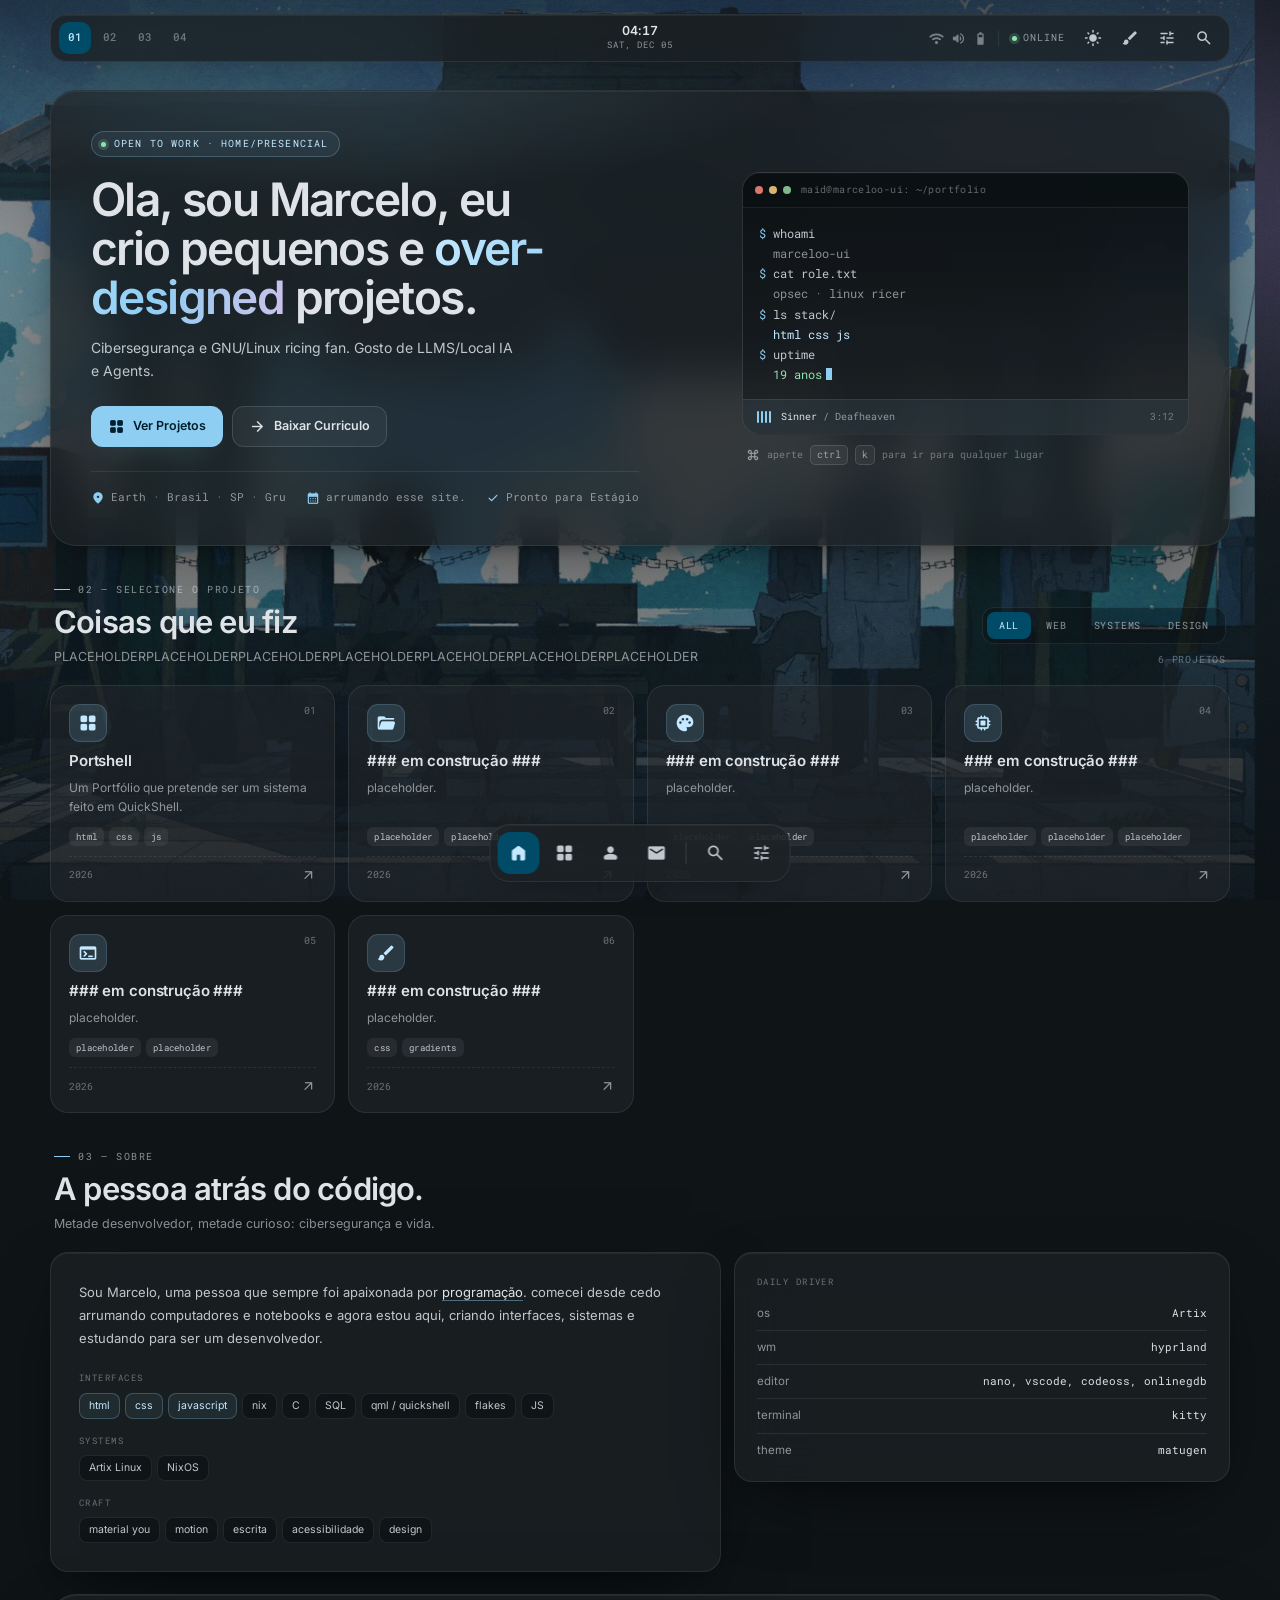
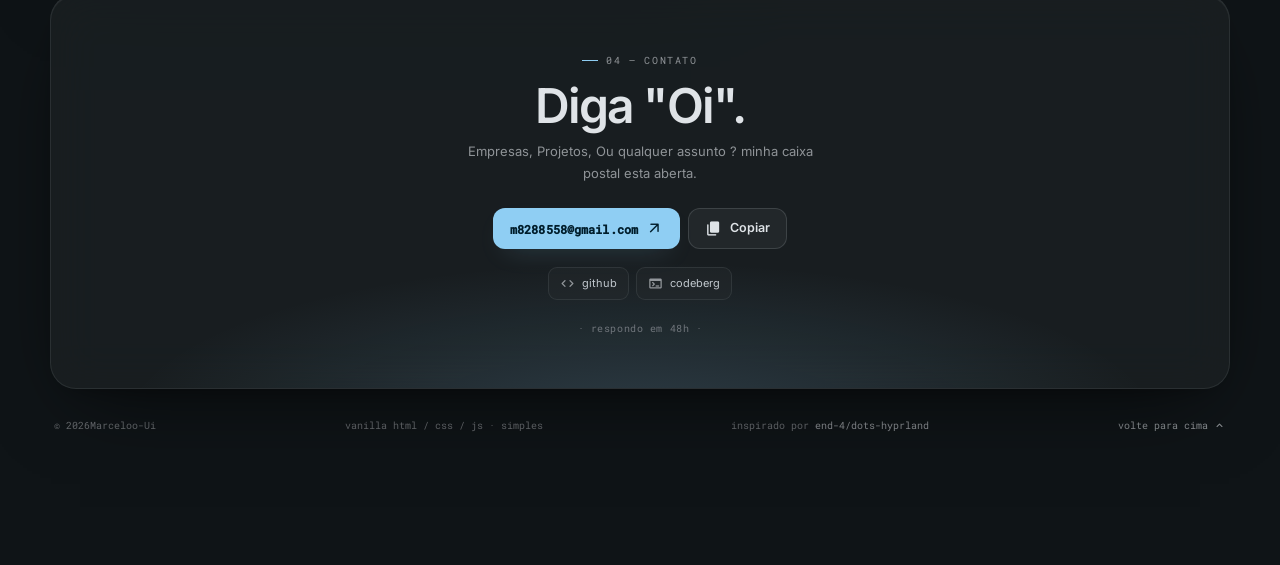
<file: index.html>
<!doctype html>
<html lang="en" data-theme="dark" data-accent="sky">
<head>
  <meta charset="utf-8" />
  <meta name="viewport" content="width=device-width, initial-scale=1" />
  <meta name="theme-color" content="#0f1417" />
  <meta name="description" content="marceloo-ui." />
  <title>marceloo-ui</title>
  <link rel="icon" type="image/svg+xml" href="data:image/svg+xml,%3Csvg xmlns='http://www.w3.org/2000/svg' viewBox='0 0 32 32'%3E%3Crect width='32' height='32' rx='8' fill='%230f1417'/%3E%3Cpath d='M9 10l6 6-6 6' fill='none' stroke='%238fcef3' stroke-width='2.5' stroke-linecap='round' stroke-linejoin='round'/%3E%3Cpath d='M17 22h6' stroke='%238fcef3' stroke-width='2.5' stroke-linecap='round'/%3E%3C/svg%3E" />

  <link rel="preload" href="docs/assets/fonts/inter-latin-var.woff2" as="font" type="font/woff2" crossorigin />
  <link rel="preload" href="docs/assets/fonts/material-symbols-rounded.woff2" as="font" type="font/woff2" crossorigin />

  <link rel="stylesheet" href="docs/css/fonts.css" />
  <link rel="stylesheet" href="docs/css/tokens.css" />
  <link rel="stylesheet" href="docs/css/base.css" />
  <link rel="stylesheet" href="docs/css/shell.css" />
  <link rel="stylesheet" href="docs/css/sections.css" />
  <link rel="stylesheet" href="docs/css/overlays.css" />

  <script>
    // Apply saved theme before paint so there is no flash.
    document.documentElement.classList.add("js");
    try {
      const saved = JSON.parse(localStorage.getItem("etternalize.prefs") || "{}");
      if (saved.theme === "light") document.documentElement.dataset.theme = "light";
      if (saved.accent) document.documentElement.dataset.accent = saved.accent;
    } catch { /* localStorage unavailable — defaults are fine */ }
  </script>
</head>

<body>
  <a class="skip-link" href="#main">Pule para o Conteudo</a>

  <!-- Wallpaper stack ------------------------------------------------ -->
  <div class="wallpaper" aria-hidden="true">
    <img class="wallpaper__image" src="docs/assets/wallpaper.webp" alt="" decoding="async" fetchpriority="high" />
    <div class="wallpaper__wash"></div>
    <div class="wallpaper__scrim"></div>
    <div class="wallpaper__grain"></div>
  </div>
  <div class="screen-dim" aria-hidden="true"></div>

  <div class="shell">
    <!-- Top bar ------------------------------------------------------ -->
    <header class="topbar">
      <div class="topbar__inner">
        <nav class="workspaces" aria-label="Jump to section">
          <a class="workspace" href="#home" data-nav="home" aria-label="Home" title="Home"><span>01</span></a>
          <a class="workspace" href="#work" data-nav="work" aria-label="Selected Work" title="Work"><span>02</span></a>
          <a class="workspace" href="#about" data-nav="about" aria-label="About" title="About"><span>03</span></a>
          <a class="workspace" href="#contact" data-nav="contact" aria-label="Contact" title="Contact"><span>04</span></a>
        </nav>

        <button class="bar-clock" type="button" data-open="launcher" aria-label="Open command palette (Ctrl K)">
          <span class="bar-clock__time" id="clock">--:--</span>
          <span class="bar-clock__date" id="clock-date">Carregando</span>
        </button>

        <div class="tray">
          <span class="tray__meter" aria-hidden="true">
            <span class="ms">wifi</span>
            <span class="ms">volume_up</span>
            <span class="ms">battery_5_bar</span>
          </span>
          <span class="tray__status"><span class="dot"></span>online</span>
          <button class="icon-btn" type="button" data-theme-toggle aria-label="Switch to light theme">
            <span class="ms" aria-hidden="true">light_mode</span>
          </button>
          <button class="icon-btn" type="button" data-open="wallpaper" aria-label="Change wallpaper">
            <span class="ms" aria-hidden="true">brush</span>
          </button>
          <button class="icon-btn" type="button" data-open="settings" aria-label="Quick settings">
            <span class="ms" aria-hidden="true">tune</span>
          </button>
          <button class="icon-btn" type="button" data-open="launcher" aria-label="Search (Ctrl K)">
            <span class="ms" aria-hidden="true">search</span>
          </button>
        </div>
      </div>
    </header>

    <main class="stage" id="main">
      <!-- Hero ------------------------------------------------------ -->
      <section class="hero window reveal" id="home" data-section data-icon="home" data-title="Intro" data-sub="Intro &amp; Experiências">
        <div class="hero__content">
          <p class="pill"><span class="dot"></span>open to work · Home/Presencial</p>
          <h1 class="hero__title">Ola, sou Marcelo, eu crio pequenos e <em>over-designed</em> projetos.</h1>
          <p class="hero__lede">
            Cibersegurança e GNU/Linux ricing fan. Gosto de LLMS/Local IA e Agents.
          </p>

          <div class="hero__actions">
            <a class="btn btn--primary" href="#work">
              <span class="ms" aria-hidden="true">grid_view</span>Ver Projetos
            </a>
            <a class="btn btn--ghost" href="#" download>
              <span class="ms" aria-hidden="true">arrow_forward</span>Baixar Curriculo
            </a>
          </div>

          <div class="hero__meta mono">
            <span><span class="ms" aria-hidden="true">location_on</span>Earth · Brasil · SP · Gru</span>
            <span><span class="ms" aria-hidden="true">calendar_month</span>arrumando esse site.</span>
            <span><span class="ms" aria-hidden="true">check</span>Pronto para Estágio</span>
          </div>
        </div>

        <div class="hero__side reveal">
          <div class="syscard">
            <div class="syscard__bar">
              <span class="light light--red"></span>
              <span class="light light--yellow"></span>
              <span class="light light--green"></span>
              <span class="syscard__title">maid@marceloo-ui: ~/portfolio</span>
            </div>
            <div class="syscard__body mono">
              <p><span class="prompt">$</span> whoami</p>
              <p class="out">marceloo-ui</p>
              <p><span class="prompt">$</span> cat role.txt</p>
              <p class="out">opsec · linux ricer</p>
              <p><span class="prompt">$</span> ls stack/</p>
              <p class="out out--accent">html css js</p>
              <p><span class="prompt">$</span> uptime</p>
              <p class="out ok">19 anos<span class="cursor" aria-hidden="true"></span></p>
            </div>
            <div class="now">
              <span class="now__bars" aria-hidden="true"><i></i><i></i><i></i><i></i></span>
              <span class="now__track">Sinner <span class="muted">/ Deafheaven</span></span>
              <span class="now__time mono">3:12</span>
            </div>
          </div>

          <div class="hero__note mono">
            <span class="ms" aria-hidden="true">keyboard_command_key</span>
            aperte <kbd>ctrl</kbd> <kbd>k</kbd> para ir para qualquer lugar
          </div>
        </div>
      </section>
      <!-- Selected work --------------------------------------------- -->
      <section class="section" id="work" data-section data-icon="grid_view" data-title="Trabalho" data-sub="Projetos &amp; experimentos">
        <div class="section-head reveal">
          <div class="section-head__text">
            <p class="eyebrow">02 — Selecione o Projeto</p>
            <h2 class="section-title">Coisas que eu fiz</h2>
            <p class="section-sub">PLACEHOLDERPLACEHOLDERPLACEHOLDERPLACEHOLDERPLACEHOLDERPLACEHOLDERPLACEHOLDER</p>
          </div>
          <div class="section-tools">
            <div class="filters" role="group" aria-label="Filter projects">
              <button class="filter" type="button" data-filter="all" aria-pressed="true">all</button>
              <button class="filter" type="button" data-filter="web" aria-pressed="false">web</button>
              <button class="filter" type="button" data-filter="systems" aria-pressed="false">systems</button>
              <button class="filter" type="button" data-filter="design" aria-pressed="false">design</button>
            </div>
            <span class="work-count mono" id="work-count" aria-live="polite">6 Projetos</span>
          </div>
        </div>

        <div class="projects">
          <a class="project" href="https://github.com/marceloo-ui/Portifolio" data-category="web" data-title="PortShell" data-sub="Portfólio shell · 2026">
            <div class="project__top">
              <span class="project__icon"><span class="ms" aria-hidden="true">grid_view</span></span>
              <span class="project__index mono">01</span>
            </div>
            <h3 class="project__title">Portshell</h3>
            <p class="project__desc">Um Portfólio que pretende ser um sistema feito em QuickShell.</p>
            <div class="project__tags"><span class="tag">html</span><span class="tag">css</span><span class="tag">js</span></div>
            <div class="project__foot"><span class="mono">2026</span><span class="project__arrow"><span class="ms" aria-hidden="true">arrow_outward</span></span></div>
          </a>

          <a class="project" href="#" data-category="systems" data-title="placeholder" data-sub="placeholder">
            <div class="project__top">
              <span class="project__icon"><span class="ms" aria-hidden="true">folder_open</span></span>
              <span class="project__index mono">02</span>
            </div>
            <h3 class="project__title">### em construção ###</h3>
            <p class="project__desc">placeholder. </p>
            <div class="project__tags"><span class="tag">placeholder</span><span class="tag">placeholder</span></div>
            <div class="project__foot"><span class="mono">2026</span><span class="project__arrow"><span class="ms" aria-hidden="true">arrow_outward</span></span></div>
          </a>

          <a class="project" href="#" data-category="design" data-title="placeholder" data-sub="placeholder">
            <div class="project__top">
              <span class="project__icon"><span class="ms" aria-hidden="true">palette</span></span>
              <span class="project__index mono">03</span>
            </div>
            <h3 class="project__title">### em construção ###</h3>
            <p class="project__desc">placeholder.</p>
            <div class="project__tags"><span class="tag">placeholder</span><span class="tag">placeholder</span></div>
            <div class="project__foot"><span class="mono">2026</span><span class="project__arrow"><span class="ms" aria-hidden="true">arrow_outward</span></span></div>
          </a>

          <a class="project" href="#" data-category="systems" data-title="placeholder" data-sub="placeholder">
            <div class="project__top">
              <span class="project__icon"><span class="ms" aria-hidden="true">memory</span></span>
              <span class="project__index mono">04</span>
            </div>
            <h3 class="project__title">### em construção ###</h3>
            <p class="project__desc">placeholder.</p>
            <div class="project__tags"><span class="tag">placeholder</span><span class="tag">placeholder</span><span class="tag">placeholder</span></div>
            <div class="project__foot"><span class="mono">2026</span><span class="project__arrow"><span class="ms" aria-hidden="true">arrow_outward</span></span></div>
          </a>

          <a class="project" href="#" data-category="web" data-title="placeholder" data-sub="placeholder">
            <div class="project__top">
              <span class="project__icon"><span class="ms" aria-hidden="true">terminal</span></span>
              <span class="project__index mono">05</span>
            </div>
            <h3 class="project__title">### em construção ###</h3>
            <p class="project__desc">placeholder.</p>
            <div class="project__tags"><span class="tag">placeholder</span><span class="tag">placeholder</span></div>
            <div class="project__foot"><span class="mono">2026</span><span class="project__arrow"><span class="ms" aria-hidden="true">arrow_outward</span></span></div>
          </a>

          <a class="project" href="#" data-category="design" data-title="placeholder" data-sub="placeholder">
            <div class="project__top">
              <span class="project__icon"><span class="ms" aria-hidden="true">brush</span></span>
              <span class="project__index mono">06</span>
            </div>
            <h3 class="project__title">### em construção ###</h3>
            <p class="project__desc">placeholder.</p>
            <div class="project__tags"><span class="tag">css</span><span class="tag">gradients</span></div>
            <div class="project__foot"><span class="mono">2026</span><span class="project__arrow"><span class="ms" aria-hidden="true">arrow_outward</span></span></div>
          </a>
        </div>
      </section>
      <!-- About ----------------------------------------------------- -->
      <section class="section" id="about" data-section data-icon="person" data-title="Sobre" data-sub="Bio, habilidades &amp; setup">
        <div class="section-head reveal">
          <div class="section-head__text">
            <p class="eyebrow">03 — sobre</p>
            <h2 class="section-title">A pessoa atrás do código.</h2>
            <p class="section-sub">Metade desenvolvedor, metade curioso: cibersegurança e vida.</p>
          </div>
        </div>

        <div class="about-grid">
          <article class="window about-card reveal">
            <p>
              Sou Marcelo, uma pessoa que sempre foi apaixonada por <em>programação</em>.
              comecei desde cedo arrumando computadores e notebooks e agora estou aqui,
              criando interfaces, sistemas e estudando para ser um desenvolvedor.
            </p>

            <div class="skills">
              <div class="skill-group">
                <p class="skill-group__name">interfaces</p> <!-- codigos usados + nao usados -->
                <div class="chips">
                  <span class="chip chip--accent">html</span><span class="chip chip--accent">css</span>
                  <span class="chip chip--accent">javascript</span><span class="chip">nix</span><span class="chip">C</span><span class="chip">SQL</span> 
                  <span class="chip">qml / quickshell</span><span class="chip">flakes</span><span class="chip">JS</span>
                </div>
              </div>
              <div class="skill-group">
                <p class="skill-group__name">systems</p>
                <div class="chips">
                  <span class="chip">Artix Linux</span><span class="chip">NixOS</span> <!-- sistemas operacionais -->
                </div>
              </div>
              <div class="skill-group">
                <p class="skill-group__name">craft</p>
                <div class="chips">
                  <span class="chip">material you</span><span class="chip">motion</span>
                  <span class="chip">escrita</span><span class="chip">acessibilidade</span>
                  <span class="chip">design</span>
                </div>
              </div>
            </div>
          </article>

          <aside class="window about-side reveal" aria-label="Setup and current status">
            <div>
              <p class="skill-group__name">daily driver</p>
              <dl class="setup">
                <div class="setup-row"><dt>os</dt><dd>Artix</dd></div>
                <div class="setup-row"><dt>wm</dt><dd>hyprland</dd></div>
                <div class="setup-row"><dt>editor</dt><dd>nano, vscode, codeoss, onlinegdb</dd></div>
                <div class="setup-row"><dt>terminal</dt><dd>kitty</dd></div>
                <div class="setup-row"><dt>theme</dt><dd>matugen</dd></div>
              </dl>
            </div>
          </aside>
        </div>
      </section>

      <!-- Contact --------------------------------------------------- -->
      <section class="section" id="Contato" data-section data-icon="mail" data-title="Contato" data-sub="Diga oi">
        <div class="window contact reveal">
          <p class="eyebrow">04 — contato</p>
          <h2 class="contact__title">Diga "Oi".</h2>
          <p class="contact__lede">Empresas, Projetos, Ou qualquer assunto ? minha caixa postal esta aberta.</p>

          <div class="email-row">
            <a class="btn btn--primary btn--mail mono" href="mailto:m8288558@gmail.com" data-email="m8288558@gmail.com">
              m8288558@gmail.com<span class="ms" aria-hidden="true">arrow_outward</span>
            </a>
            <button class="btn btn--ghost" type="button" data-copy-email="m8288558@gmail.com">
              <span class="ms" aria-hidden="true">content_copy</span>Copiar
            </button>
          </div>

          <div class="socials">
            <a class="social" href="https://github.com/marceloo-ui" aria-label="GitHub"><span class="ms" aria-hidden="true">code</span>github</a>
            <a class="social" href="https://codeberg.org/marceloo-ui" aria-label="Codeberg"><span class="ms" aria-hidden="true">terminal</span>codeberg</a>
          </div>

          <p class="contact__note mono"> · respondo em 48h · </p>
        </div>
      </section>

      <footer class="site-footer">
        <span>© <span id="year">2026</span>Marceloo-Ui</span>
        <span>vanilla html / css / js · simples</span>
        <span>inspirado por <a href="https://github.com/end-4/dots-hyprland" target="_blank" rel="noreferrer noopener">end-4/dots-hyprland</a></span>
        <a class="site-footer__top" href="#home">volte para cima<span class="ms" aria-hidden="true">expand_less</span></a>
      </footer>
    </main>

    <!-- Dock --------------------------------------------------------- -->
    <nav class="dock" aria-label="Quick navigation">
      <a class="dock__btn" href="#home" data-nav="home" aria-label="Home" data-label="Home"><span class="ms" aria-hidden="true">home</span></a>
      <a class="dock__btn" href="#work" data-nav="Work" aria-label="Selected Work" data-label="Work"><span class="ms" aria-hidden="true">grid_view</span></a>
      <a class="dock__btn" href="#about" data-nav="about" aria-label="About" data-label="About"><span class="ms" aria-hidden="true">person</span></a>
      <a class="dock__btn" href="#contact" data-nav="contact" aria-label="Contact" data-label="Contact"><span class="ms" aria-hidden="true">mail</span></a>
      <span class="dock__divider" aria-hidden="true"></span>
      <button class="dock__btn" type="button" data-open="launcher" aria-label="Search (Ctrl K)" data-label="Search"><span class="ms" aria-hidden="true">search</span></button>
      <button class="dock__btn" type="button" data-open="settings" aria-label="Quick settings" data-label="Settings"><span class="ms" aria-hidden="true">tune</span></button>
    </nav>
  </div>

  <!-- Command palette ----------------------------------------------- -->
  <div class="overlay" id="panel-launcher" data-panel="launcher" hidden>
    <div class="palette" role="dialog" aria-modal="true" aria-labelledby="launcher-label">
      <label class="sr-only" id="launcher-label" for="launcher-input">Pesquisar</label>
      <div class="palette__search">
        <span class="ms" aria-hidden="true">search</span>
        <input id="launcher-input" type="text" role="combobox" aria-expanded="true" aria-autocomplete="list" aria-controls="launcher-results" autocomplete="off" spellcheck="false" placeholder="Vá para um projeto, seção etc." />
        <kbd>esc</kbd>
      </div>
      <ul class="palette__results" id="launcher-results" role="listbox" aria-label="Results"></ul>
      <div class="palette__foot">
        <span><kbd>↑</kbd><kbd>↓</kbd> navegar</span>
        <span><kbd>↵</kbd> abrir</span>
        <span class="mono">marceloo-ui</span>
      </div>
    </div>
  </div>

  <!-- Appearance settings ------------------------------------------- -->
  <div class="overlay" id="panel-settings" data-panel="settings" hidden>
    <section class="sheet" role="dialog" aria-modal="true" aria-labelledby="settings-title">
      <header class="sheet__head">
        <div>
          <p class="eyebrow">quick settings</p>
          <h2 id="settings-title">Appearance</h2>
        </div>
        <button class="icon-btn" type="button" data-close aria-label="Close settings"><span class="ms" aria-hidden="true">close</span></button>
      </header>

      <div class="sheet__body">
        <div class="setting">
          <div class="setting__label"><span>Theme</span><small>Wallpaper-matched light or dark surfaces</small></div>
          <div class="segmented" role="group" aria-label="Theme">
            <button type="button" data-set-theme="dark"><span class="ms" aria-hidden="true">dark_mode</span>Dark</button>
            <button type="button" data-set-theme="light"><span class="ms" aria-hidden="true">light_mode</span>Light</button>
          </div>
        </div>

        <div class="setting">
          <div class="setting__label"><span>Accent</span><small>Straight from the matugen palette</small></div>
          <div class="swatches" role="group" aria-label="Accent colour">
            <button class="swatch" type="button" data-set-accent="sky" style="--swatch:#8fcef3" aria-label="Sky" title="Sky" aria-pressed="true"></button>
            <button class="swatch" type="button" data-set-accent="lavender" style="--swatch:#cac1ea" aria-label="Lavender" title="Lavender" aria-pressed="false"></button>
            <button class="swatch" type="button" data-set-accent="mint" style="--swatch:#9bdcc0" aria-label="Mint" title="Mint" aria-pressed="false"></button>
            <button class="swatch" type="button" data-set-accent="peach" style="--swatch:#f3c9a8" aria-label="Peach" title="Peach" aria-pressed="false"></button>
            <button class="swatch" type="button" data-set-accent="rose" style="--swatch:#f0b8c8" aria-label="Rose" title="Rose" aria-pressed="false"></button>
          </div>
        </div>

        <div class="setting setting--row">
          <div class="setting__label"><span>Blur</span><small>Translucent glass surfaces</small></div>
          <button class="switch" type="button" role="switch" data-toggle="blur" aria-checked="true" aria-label="Blur"><span></span></button>
        </div>

        <div class="setting setting--row">
          <div class="setting__label"><span>Motion</span><small>Transitions and ambient animation</small></div>
          <button class="switch" type="button" role="switch" data-toggle="motion" aria-checked="true" aria-label="Motion"><span></span></button>
        </div>

        <div class="setting">
          <div class="setting__label"><span>Brightness</span><small><span id="brightness-value">100%</span></small></div>
          <input id="brightness" type="range" min="40" max="100" step="1" value="100" aria-label="Screen brightness" />
        </div>
      </div>

      <footer class="sheet__foot">
        <button class="btn btn--ghost btn--small" type="button" data-reset>Reset defaults</button>
        <span class="mono muted">saved locally</span>
      </footer>
    </section>
  </div>

  <!-- Wallpaper picker ---------------------------------------------- -->
  <div class="overlay" id="panel-wallpaper" data-panel="wallpaper" hidden>
    <section class="sheet" role="dialog" aria-modal="true" aria-labelledby="wallpaper-title">
      <header class="sheet__head">
        <div>
          <p class="eyebrow">wallpaper</p>
          <h2 id="wallpaper-title">Pick a backdrop</h2>
        </div>
        <button class="icon-btn" type="button" data-close aria-label="Close wallpaper picker"><span class="ms" aria-hidden="true">close</span></button>
      </header>

      <div class="wallpaper-grid" role="group" aria-label="Wallpaper choice">
        <button class="wallpaper-option" type="button" data-set-wallpaper="image" aria-pressed="true" style="--preview:url('docs/assets/wallpaper.webp')">
          <span class="wallpaper-option__preview"></span>
          <span class="wallpaper-option__label">Wallpaper<span class="ms" aria-hidden="true">check</span></span>
        </button>
        <button class="wallpaper-option" type="button" data-set-wallpaper="aurora" aria-pressed="false" style="--preview:radial-gradient(80% 80% at 20% 10%,#175068,transparent 60%),radial-gradient(70% 70% at 85% 20%,#4a3a72,transparent 65%),#0a131a">
          <span class="wallpaper-option__preview"></span>
          <span class="wallpaper-option__label">Aurora<span class="ms" aria-hidden="true">check</span></span>
        </button>
        <button class="wallpaper-option" type="button" data-set-wallpaper="ember" aria-pressed="false" style="--preview:radial-gradient(80% 80% at 18% 15%,#6d3220,transparent 62%),radial-gradient(70% 70% at 85% 25%,#55203a,transparent 65%),#140c0b">
          <span class="wallpaper-option__preview"></span>
          <span class="wallpaper-option__label">Ember<span class="ms" aria-hidden="true">check</span></span>
        </button>
        <button class="wallpaper-option" type="button" data-set-wallpaper="mono" aria-pressed="false" style="--preview:radial-gradient(90% 80% at 20% 10%,#2c3438,transparent 62%),radial-gradient(80% 70% at 82% 20%,#333a3f,transparent 66%),#0b0f11">
          <span class="wallpaper-option__preview"></span>
          <span class="wallpaper-option__label">Mono<span class="ms" aria-hidden="true">check</span></span>
        </button>
      </div>

      <footer class="sheet__foot">
        <span class="mono muted">4 backdrops, zero network requests</span>
        <button class="btn btn--ghost btn--small" type="button" data-close>Done</button>
      </footer>
    </section>
  </div>

  <div class="toast" id="toast" role="status" aria-live="polite">
    <span class="ms" id="toast-icon" aria-hidden="true">check</span>
    <span id="toast-message">Copied to clipboard</span>
  </div>

  <script src="docs/js/app.js" defer></script>
</body>
</html>
</file>
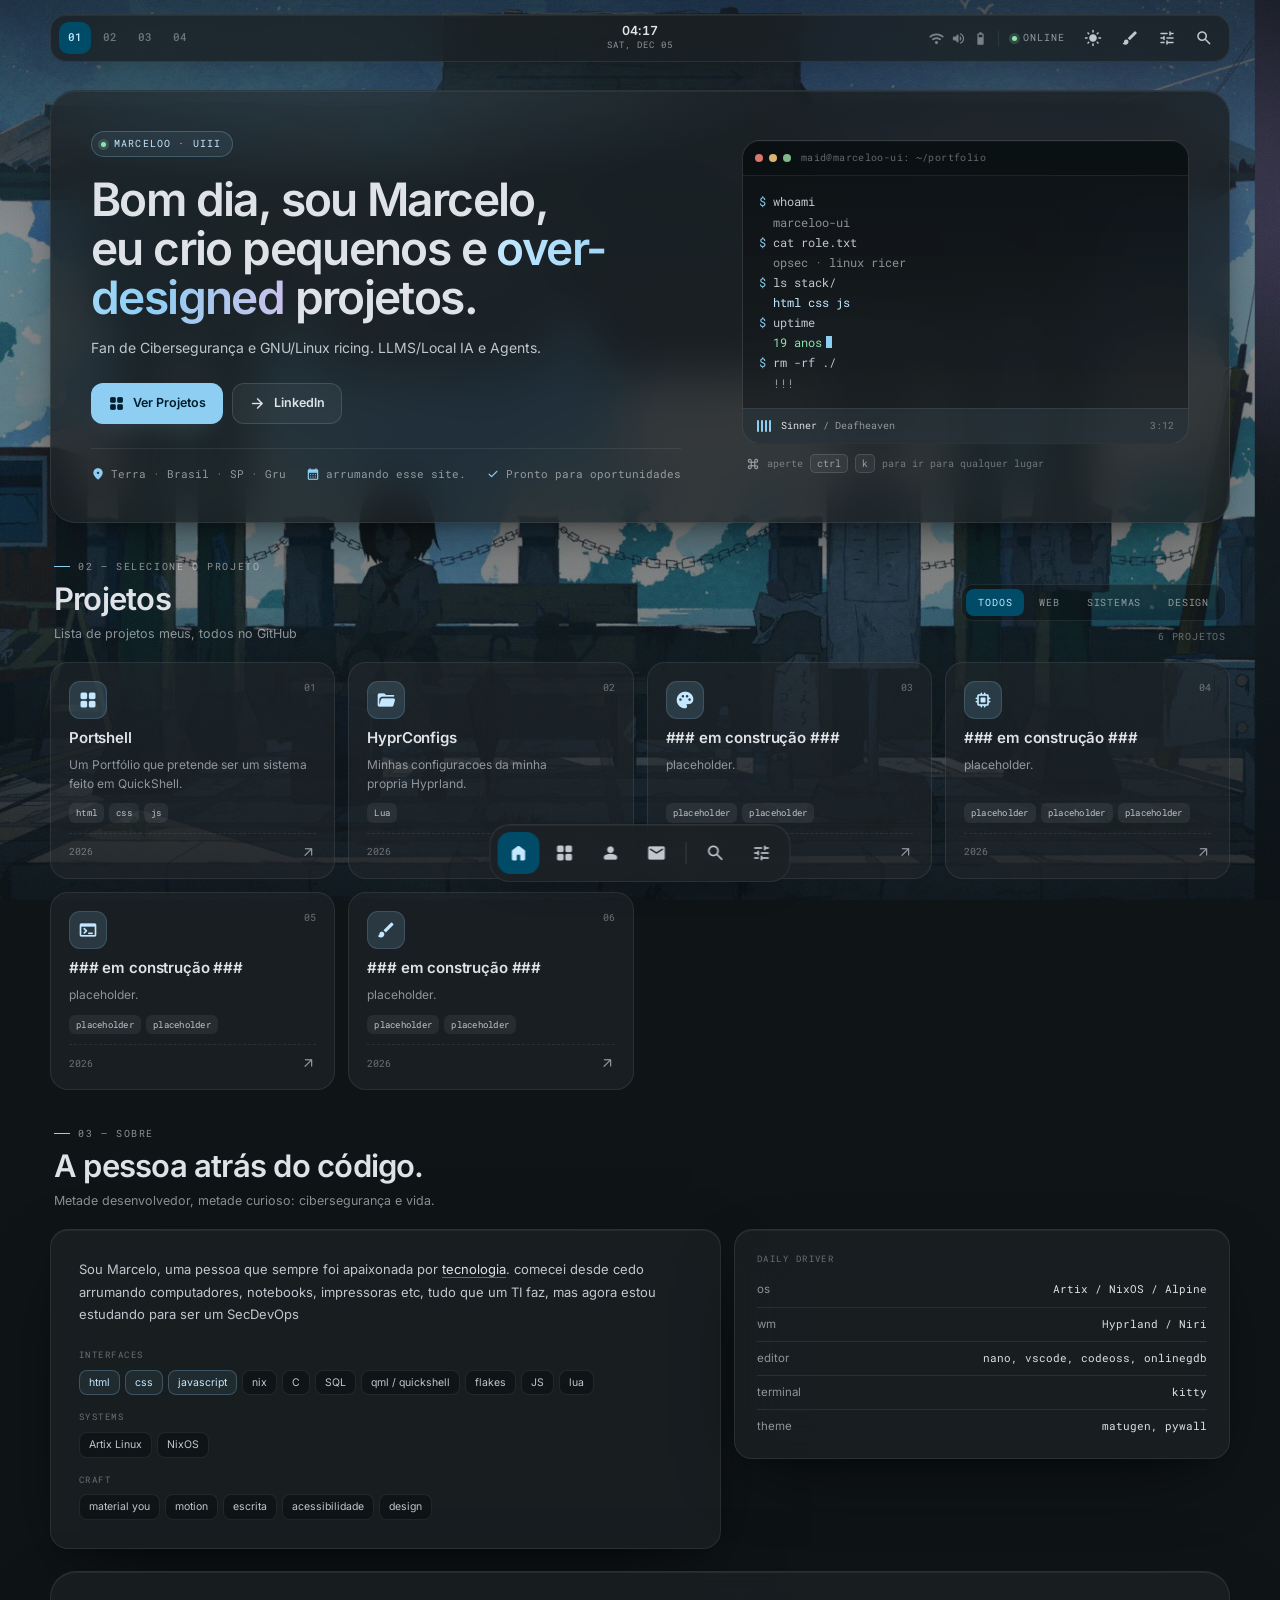
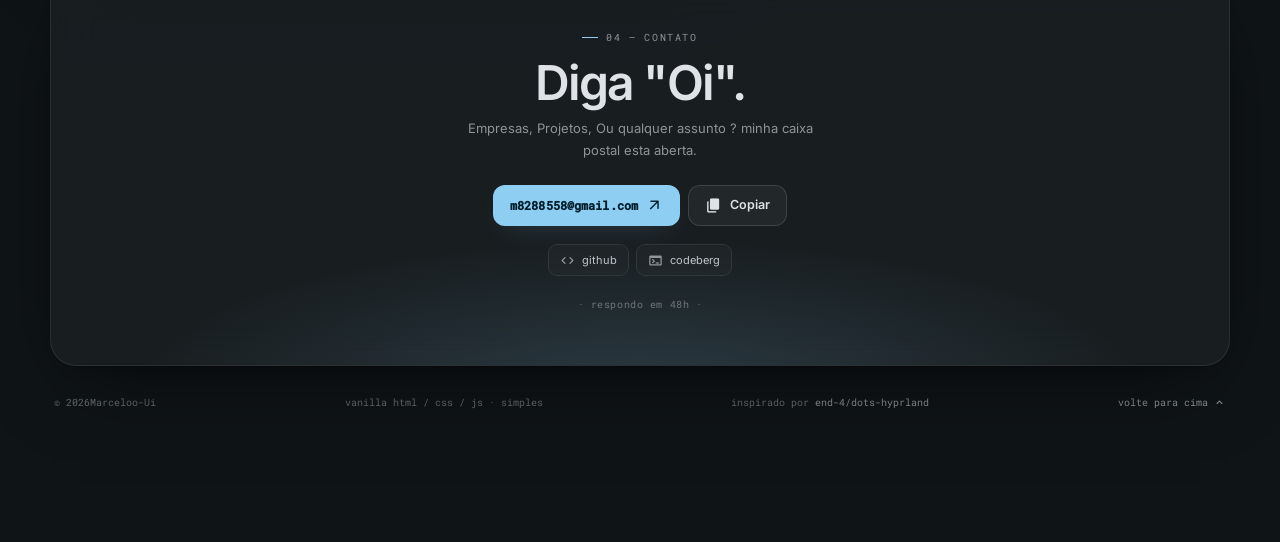
<file: docs/index.html>
<!doctype html>
<html lang="en" data-theme="dark" data-accent="sky">
<head>
  <meta charset="utf-8" />
  <meta name="viewport" content="width=device-width, initial-scale=1" />
  <meta name="theme-color" content="#0f1417" />
  <meta name="description" content="marceloo-ui." />
  <title>marceloo-ui</title>
  <link rel="icon" type="image/svg+xml" href="data:image/svg+xml,%3Csvg xmlns='http://www.w3.org/2000/svg' viewBox='0 0 32 32'%3E%3Crect width='32' height='32' rx='8' fill='%230f1417'/%3E%3Cpath d='M9 10l6 6-6 6' fill='none' stroke='%238fcef3' stroke-width='2.5' stroke-linecap='round' stroke-linejoin='round'/%3E%3Cpath d='M17 22h6' stroke='%238fcef3' stroke-width='2.5' stroke-linecap='round'/%3E%3C/svg%3E" />

  <link rel="preload" href="assets/fonts/inter-latin-var.woff2" as="font" type="font/woff2" crossorigin />
  <link rel="preload" href="assets/fonts/material-symbols-rounded.woff2" as="font" type="font/woff2" crossorigin />

  <link rel="stylesheet" href="css/fonts.css" />
  <link rel="stylesheet" href="css/tokens.css" />
  <link rel="stylesheet" href="css/base.css" />
  <link rel="stylesheet" href="css/shell.css" />
  <link rel="stylesheet" href="css/sections.css" />
  <link rel="stylesheet" href="css/overlays.css" />

  <script>
    document.documentElement.classList.add("js");
    try {
      const saved = JSON.parse(localStorage.getItem("etternalize.prefs") || "{}");
      if (saved.theme === "light") document.documentElement.dataset.theme = "light";
      if (saved.accent) document.documentElement.dataset.accent = saved.accent;
    } catch {}
  </script>
</head>

<body>
  <a class="skip-link" href="#main">Pule para o Conteudo</a>

  <!-- ws ------------------------------------------------ -->
  <div class="wallpaper" aria-hidden="true">
    <img class="wallpaper__image" src="assets/wallpaper.webp" alt="" decoding="async" fetchpriority="high" />
    <div class="wallpaper__wash"></div>
    <div class="wallpaper__scrim"></div>
    <div class="wallpaper__grain"></div>
  </div>
  <div class="screen-dim" aria-hidden="true"></div>

  <div class="shell">
    <!-- barra ------------------------------------------------------ -->
    <header class="topbar">
      <div class="topbar__inner">
        <nav class="workspaces" aria-label="Jump to section">
          <a class="workspace" href="#home" data-nav="home" aria-label="Home" title="Home"><span>01</span></a>
          <a class="workspace" href="#work" data-nav="work" aria-label="Selected Work" title="Work"><span>02</span></a>
          <a class="workspace" href="#about" data-nav="about" aria-label="About" title="About"><span>03</span></a>
          <a class="workspace" href="#contact" data-nav="contact" aria-label="Contact" title="Contact"><span>04</span></a>
        </nav>

        <button class="bar-clock" type="button" data-open="launcher" aria-label="Open command palette (Ctrl K)">
          <span class="bar-clock__time" id="clock">--:--</span>
          <span class="bar-clock__date" id="clock-date">Carregando</span>
        </button>

        <div class="tray">
          <span class="tray__meter" aria-hidden="true">
            <span class="ms">wifi</span>
            <span class="ms">volume_up</span>
            <span class="ms">battery_5_bar</span>
          </span>
          <span class="tray__status"><span class="dot"></span>online</span>
          <button class="icon-btn" type="button" data-theme-toggle aria-label="Switch to light theme">
            <span class="ms" aria-hidden="true">light_mode</span>
          </button>
          <button class="icon-btn" type="button" data-open="wallpaper" aria-label="Change wallpaper">
            <span class="ms" aria-hidden="true">brush</span>
          </button>
          <button class="icon-btn" type="button" data-open="settings" aria-label="Quick settings">
            <span class="ms" aria-hidden="true">tune</span>
          </button>
          <button class="icon-btn" type="button" data-open="launcher" aria-label="Search (Ctrl K)">
            <span class="ms" aria-hidden="true">search</span>
          </button>
        </div>
      </div>
    </header>

    <main class="stage" id="main">
      <!-- Hero ------------------------------------------------------ -->
      <section class="hero window reveal" id="home" data-section data-icon="home" data-title="Intro" data-sub="Intro &amp; Experiências">
        <div class="hero__content">
          <p class="pill"><span class="dot"></span>marceloo · uiii</p>
          <h1 class="hero__title"><span class="hero__greeting" data-greeting>Bom dia</span>, sou Marcelo, eu crio pequenos e <em>over-designed</em> projetos.</h1>
          <p class="hero__lede">
            Fan de Cibersegurança e GNU/Linux ricing. LLMS/Local IA e Agents.
          </p>

          <div class="hero__actions">
            <a class="btn btn--primary" href="#work">
              <span class="ms" aria-hidden="true">grid_view</span>Ver Projetos
            </a>
            <a class="btn btn--ghost" href="https://www.linkedin.com/in/marcelo-augusto-071aa9333/">
              <span class="ms" aria-hidden="true">arrow_forward</span>Linkedln
            </a>
          </div>

          <div class="hero__meta mono">
            <span><span class="ms" aria-hidden="true">location_on</span>Terra · Brasil · SP · Gru</span>
            <span><span class="ms" aria-hidden="true">calendar_month</span>arrumando esse site.</span>
            <span><span class="ms" aria-hidden="true">check</span>Pronto para oportunidades</span>
          </div>
        </div>

        <div class="hero__side reveal">
          <div class="syscard">
            <div class="syscard__bar">
              <span class="light light--red"></span>
              <span class="light light--yellow"></span>
              <span class="light light--green"></span>
              <span class="syscard__title">maid@marceloo-ui: ~/portfolio</span>
            </div>
            <div class="syscard__body mono">
              <p><span class="prompt">$</span> whoami</p>
              <p class="out">marceloo-ui</p>
              <p><span class="prompt">$</span> cat role.txt</p>
              <p class="out">opsec · linux ricer</p>
              <p><span class="prompt">$</span> ls stack/</p>
              <p class="out out--accent">html css js</p>
              <p><span class="prompt">$</span> uptime</p>
              <p class="out ok">19 anos<span class="cursor" aria-hidden="true"></span></p>
              <p><span class="prompt">$</span> rm -rf ./</p>
              <p class="out">!!!</p>
            </div>
            <div class="now">
              <span class="now__bars" aria-hidden="true"><i></i><i></i><i></i><i></i></span>
              <span class="now__track">Sinner <span class="muted">/ Deafheaven</span></span>
              <span class="now__time mono">3:12</span>
            </div>
          </div>

          <div class="hero__note mono">
            <span class="ms" aria-hidden="true">keyboard_command_key</span>
            aperte <kbd>ctrl</kbd> <kbd>k</kbd> para ir para qualquer lugar
          </div>
        </div>
      </section>
      <!-- projetos --------------------------------------------- -->
      <section class="section" id="work" data-section data-icon="grid_view" data-title="Trabalho" data-sub="Projetos &amp; experimentos">
        <div class="section-head reveal">
          <div class="section-head__text">
            <p class="eyebrow">02 — Selecione o Projeto</p>
            <h2 class="section-title">Projetos</h2>
            <p class="section-sub">Lista de projetos meus, todos no GitHub</p>
          </div>
          <div class="section-tools">
            <div class="filters" role="group" aria-label="Filtar Projetos">
              <button class="filter" type="button" data-filter="all" aria-pressed="true">todos</button>
              <button class="filter" type="button" data-filter="web" aria-pressed="false">web</button>
              <button class="filter" type="button" data-filter="systems" aria-pressed="false">sistemas</button>
              <button class="filter" type="button" data-filter="design" aria-pressed="false">design</button>
            </div>
            <span class="work-count mono" id="work-count" aria-live="polite">6 Projetos</span>
          </div>
        </div>

        <div class="projects">
          <a class="project" href="https://github.com/marceloo-ui/Portifolio" data-category="web" data-title="PortShell" data-sub="Portfólio shell">
            <div class="project__top">
              <span class="project__icon"><span class="ms" aria-hidden="true">grid_view</span></span>
              <span class="project__index mono">01</span>
            </div>
            <h3 class="project__title">Portshell</h3>
            <p class="project__desc">Um Portfólio que pretende ser um sistema feito em QuickShell.</p>
            <div class="project__tags"><span class="tag">html</span><span class="tag">css</span><span class="tag">js</span></div>
            <div class="project__foot"><span class="mono">2026</span><span class="project__arrow"><span class="ms" aria-hidden="true">arrow_outward</span></span></div>
          </a>

          <a class="project" href="https://github.com/marceloo-ui/hyprconfigs" data-category="systems" data-title="HyprConfigs" data-sub="Hyprland Configs">
            <div class="project__top">
              <span class="project__icon"><span class="ms" aria-hidden="true">folder_open</span></span>
              <span class="project__index mono">02</span>
            </div>
            <h3 class="project__title">HyprConfigs</h3>
            <p class="project__desc">Minhas configuracoes da minha propria Hyprland. </p>
            <div class="project__tags"><span class="tag">Lua</span></div>
            <div class="project__foot"><span class="mono">2026</span><span class="project__arrow"><span class="ms" aria-hidden="true">arrow_outward</span></span></div>
          </a>

          <a class="project" href="#" data-category="design" data-title="placeholder" data-sub="placeholder">
            <div class="project__top">
              <span class="project__icon"><span class="ms" aria-hidden="true">palette</span></span>
              <span class="project__index mono">03</span>
            </div>
            <h3 class="project__title">### em construção ###</h3>
            <p class="project__desc">placeholder.</p>
            <div class="project__tags"><span class="tag">placeholder</span><span class="tag">placeholder</span></div>
            <div class="project__foot"><span class="mono">2026</span><span class="project__arrow"><span class="ms" aria-hidden="true">arrow_outward</span></span></div>
          </a>

          <a class="project" href="#" data-category="systems" data-title="placeholder" data-sub="placeholder">
            <div class="project__top">
              <span class="project__icon"><span class="ms" aria-hidden="true">memory</span></span>
              <span class="project__index mono">04</span>
            </div>
            <h3 class="project__title">### em construção ###</h3>
            <p class="project__desc">placeholder.</p>
            <div class="project__tags"><span class="tag">placeholder</span><span class="tag">placeholder</span><span class="tag">placeholder</span></div>
            <div class="project__foot"><span class="mono">2026</span><span class="project__arrow"><span class="ms" aria-hidden="true">arrow_outward</span></span></div>
          </a>

          <a class="project" href="#" data-category="web" data-title="placeholder" data-sub="placeholder">
            <div class="project__top">
              <span class="project__icon"><span class="ms" aria-hidden="true">terminal</span></span>
              <span class="project__index mono">05</span>
            </div>
            <h3 class="project__title">### em construção ###</h3>
            <p class="project__desc">placeholder.</p>
            <div class="project__tags"><span class="tag">placeholder</span><span class="tag">placeholder</span></div>
            <div class="project__foot"><span class="mono">2026</span><span class="project__arrow"><span class="ms" aria-hidden="true">arrow_outward</span></span></div>
          </a>

          <a class="project" href="#" data-category="design" data-title="placeholder" data-sub="placeholder">
            <div class="project__top">
              <span class="project__icon"><span class="ms" aria-hidden="true">brush</span></span>
              <span class="project__index mono">06</span>
            </div>
            <h3 class="project__title">### em construção ###</h3>
            <p class="project__desc">placeholder.</p>
            <div class="project__tags"><span class="tag">placeholder</span><span class="tag">placeholder</span></div>
            <div class="project__foot"><span class="mono">2026</span><span class="project__arrow"><span class="ms" aria-hidden="true">arrow_outward</span></span></div>
          </a>
        </div>
      </section>
      <!-- sobre ----------------------------------------------------- -->
      <section class="section" id="about" data-section data-icon="person" data-title="Sobre" data-sub="Bio, habilidades &amp; setup">
        <div class="section-head reveal">
          <div class="section-head__text">
            <p class="eyebrow">03 — sobre</p>
            <h2 class="section-title">A pessoa atrás do código.</h2>
            <p class="section-sub">Metade desenvolvedor, metade curioso: cibersegurança e vida.</p>
          </div>
        </div>

        <div class="about-grid">
          <article class="window about-card reveal">
            <p>
              Sou Marcelo, uma pessoa que sempre foi apaixonada por <em>tecnologia</em>.
              comecei desde cedo arrumando computadores, notebooks, impressoras etc,
              tudo que um TI faz, mas agora estou estudando para ser um SecDevOps
            </p>

            <div class="skills">
              <div class="skill-group">
                <p class="skill-group__name">interfaces</p> <!-- codigos usados + nao usados -->
                <div class="chips">
                  <span class="chip chip--accent">html</span><span class="chip chip--accent">css</span>
                  <span class="chip chip--accent">javascript</span><span class="chip">nix</span><span class="chip">C</span><span class="chip">SQL</span> 
                  <span class="chip">qml / quickshell</span><span class="chip">flakes</span><span class="chip">JS</span><span class="chip">lua</span>
                </div>
              </div>
              <div class="skill-group">
                <p class="skill-group__name">systems</p>
                <div class="chips">
                  <span class="chip">Artix Linux</span><span class="chip">NixOS</span> <!-- sistemas operacionais -->
                </div>
              </div>
              <div class="skill-group">
                <p class="skill-group__name">craft</p>
                <div class="chips">
                  <span class="chip">material you</span><span class="chip">motion</span>
                  <span class="chip">escrita</span><span class="chip">acessibilidade</span>
                  <span class="chip">design</span>
                </div>
              </div>
            </div>
          </article>

          <aside class="window about-side reveal" aria-label="Setup and current status">
            <div>
              <p class="skill-group__name">daily driver</p>
              <dl class="setup">
                <div class="setup-row"><dt>os</dt><dd>Artix / NixOS / Alpine</dd></div>
                <div class="setup-row"><dt>wm</dt><dd>Hyprland / Niri</dd></div>
                <div class="setup-row"><dt>editor</dt><dd>nano, vscode, codeoss, onlinegdb</dd></div>
                <div class="setup-row"><dt>terminal</dt><dd>kitty</dd></div>
                <div class="setup-row"><dt>theme</dt><dd>matugen, pywall</dd></div>
              </dl>
            </div>
          </aside>
        </div>
      </section>

      <!-- Contato --------------------------------------------------- -->
      <section class="section" id="contact" data-section data-icon="mail" data-title="Contato" data-sub="Diga oi">
        <div class="window contact reveal">
          <p class="eyebrow">04 — contato</p>
          <h2 class="contact__title">Diga "Oi".</h2>
          <p class="contact__lede">Empresas, Projetos, Ou qualquer assunto ? minha caixa postal esta aberta.</p>

          <div class="email-row">
            <a class="btn btn--primary btn--mail mono" href="mailto:m8288558@gmail.com" data-email="m8288558@gmail.com">
              m8288558@gmail.com<span class="ms" aria-hidden="true">arrow_outward</span>
            </a>
            <button class="btn btn--ghost" type="button" data-copy-email="m8288558@gmail.com">
              <span class="ms" aria-hidden="true">content_copy</span>Copiar
            </button>
          </div>

          <div class="socials">
            <a class="social" href="https://github.com/marceloo-ui" aria-label="GitHub"><span class="ms" aria-hidden="true">code</span>github</a>
            <a class="social" href="https://codeberg.org/marceloo-ui" aria-label="Codeberg"><span class="ms" aria-hidden="true">terminal</span>codeberg</a>
          </div>

          <p class="contact__note mono"> · respondo em 48h · </p>
        </div>
      </section>

      <footer class="site-footer">
        <span>© <span id="year">2026</span>Marceloo-Ui</span>
        <span>vanilla html / css / js · simples</span>
        <span>inspirado por <a href="https://github.com/end-4/dots-hyprland" target="_blank" rel="noreferrer noopener">end-4/dots-hyprland</a></span>
        <a class="site-footer__top" href="#home">volte para cima<span class="ms" aria-hidden="true">expand_less</span></a>
      </footer>
    </main>

    <!-- Dock --------------------------------------------------------- -->
    <nav class="dock" aria-label="Quick navigation">
      <a class="dock__btn" href="#home" data-nav="home" aria-label="Inicio" data-label="Inicio"><span class="ms" aria-hidden="true">home</span></a>
      <a class="dock__btn" href="#work" data-nav="Projetos" aria-label="Projetos" data-label="Projetos"><span class="ms" aria-hidden="true">grid_view</span></a>
      <a class="dock__btn" href="#about" data-nav="Sobre" aria-label="Sobre" data-label="Sobre"><span class="ms" aria-hidden="true">person</span></a>
      <a class="dock__btn" href="#contact" data-nav="contact" aria-label="Contato" data-label="Contato"><span class="ms" aria-hidden="true">mail</span></a>
      <span class="dock__divider" aria-hidden="true"></span>
      <button class="dock__btn" type="button" data-open="launcher" aria-label="Search (Ctrl K)" data-label="Pesquisar"><span class="ms" aria-hidden="true">search</span></button>
      <button class="dock__btn" type="button" data-open="settings" aria-label="Quick settings" data-label="Configs"><span class="ms" aria-hidden="true">tune</span></button>
    </nav>
  </div>

  <!-- cmd ----------------------------------------------- -->
  <div class="overlay" id="panel-launcher" data-panel="launcher" hidden>
    <div class="palette" role="dialog" aria-modal="true" aria-labelledby="launcher-label">
      <label class="sr-only" id="launcher-label" for="launcher-input">Pesquisar</label>
      <div class="palette__search">
        <span class="ms" aria-hidden="true">search</span>
        <input id="launcher-input" type="text" role="combobox" aria-expanded="true" aria-autocomplete="list" aria-controls="launcher-results" autocomplete="off" spellcheck="false" placeholder="Vá para um projeto, seção etc." />
        <kbd>esc</kbd>
      </div>
      <ul class="palette__results" id="launcher-results" role="listbox" aria-label="Results"></ul>
      <div class="palette__foot">
        <span><kbd>↑</kbd><kbd>↓</kbd> navegar</span>
        <span><kbd>↵</kbd> abrir</span>
        <span class="mono">marceloo-ui</span>
      </div>
    </div>
  </div>

  <!-- configs ------------------------------------------- -->
  <div class="overlay" id="panel-settings" data-panel="settings" hidden>
    <section class="sheet" role="dialog" aria-modal="true" aria-labelledby="settings-title">
      <header class="sheet__head">
        <div>
          <p class="eyebrow">Configs</p>
          <h2 id="settings-title">Aparência</h2>
        </div>
        <button class="icon-btn" type="button" data-close aria-label="Close settings"><span class="ms" aria-hidden="true">close</span></button>
      </header>

      <div class="sheet__body">
        <div class="setting">
          <div class="setting__label"><span>Temas</span><small>Escuro ou Branco</small></div>
          <div class="segmented" role="group" aria-label="Theme">
            <button type="button" data-set-theme="dark"><span class="ms" aria-hidden="true">dark_mode</span>Escuro</button>
            <button type="button" data-set-theme="light"><span class="ms" aria-hidden="true">light_mode</span>Branco</button>
          </div>
        </div>

        <div class="setting">
          <div class="setting__label"><span>Cores</span><small>Direto da paleta do matugen</small></div>
          <div class="swatches" role="group" aria-label="Accent colour">
            <button class="swatch" type="button" data-set-accent="sky" style="--swatch:#8fcef3" aria-label="Sky" title="Sky" aria-pressed="true"></button>
            <button class="swatch" type="button" data-set-accent="lavender" style="--swatch:#cac1ea" aria-label="Lavender" title="Lavender" aria-pressed="false"></button>
            <button class="swatch" type="button" data-set-accent="mint" style="--swatch:#9bdcc0" aria-label="Mint" title="Mint" aria-pressed="false"></button>
            <button class="swatch" type="button" data-set-accent="peach" style="--swatch:#f3c9a8" aria-label="Peach" title="Peach" aria-pressed="false"></button>
            <button class="swatch" type="button" data-set-accent="rose" style="--swatch:#f0b8c8" aria-label="Rose" title="Rose" aria-pressed="false"></button>
          </div>
        </div>

        <div class="setting setting--row">
          <div class="setting__label"><span>Blur</span><small>Superfície translúcidas</small></div>
          <button class="switch" type="button" role="switch" data-toggle="blur" aria-checked="true" aria-label="Blur"><span></span></button>
        </div>

        <div class="setting setting--row">
          <div class="setting__label"><span>Anims</span><small>Transições e animações do ambiente</small></div>
          <button class="switch" type="button" role="switch" data-toggle="motion" aria-checked="true" aria-label="Motion"><span></span></button>
        </div>

        <div class="setting">
          <div class="setting__label"><span>Brilho</span><small><span id="brightness-value">100%</span></small></div>
          <input id="brightness" type="range" min="40" max="100" step="1" value="100" aria-label="Screen brightness" />
        </div>
      </div>

      <footer class="sheet__foot">
        <button class="btn btn--ghost btn--small" type="button" data-reset>Reiniciar Configs</button>
        <span class="mono muted">Salvo Localmente</span>
      </footer>
    </section>
  </div>

  <!-- wp ---------------------------------------------- -->
  <div class="overlay" id="panel-wallpaper" data-panel="wallpaper" hidden>
    <section class="sheet" role="dialog" aria-modal="true" aria-labelledby="wallpaper-title">
      <header class="sheet__head">
        <div>
          <p class="eyebrow">wallpaper</p>
          <h2 id="wallpaper-title">Selecione um Wallpaper</h2>
        </div>
        <button class="icon-btn" type="button" data-close aria-label="Close wallpaper picker"><span class="ms" aria-hidden="true">close</span></button>
      </header>

      <div class="wallpaper-grid" role="group" aria-label="Wallpaper choice">
        <button class="wallpaper-option" type="button" data-set-wallpaper="image" aria-pressed="true" style="--preview:url('assets/wallpaper.webp')">
          <span class="wallpaper-option__preview"></span>
          <span class="wallpaper-option__label">Wallpaper<span class="ms" aria-hidden="true">check</span></span>
        </button>
        <button class="wallpaper-option" type="button" data-set-wallpaper="aurora" aria-pressed="false" style="--preview:radial-gradient(80% 80% at 20% 10%,#175068,transparent 60%),radial-gradient(70% 70% at 85% 20%,#4a3a72,transparent 65%),#0a131a">
          <span class="wallpaper-option__preview"></span>
          <span class="wallpaper-option__label">Aurora<span class="ms" aria-hidden="true">check</span></span>
        </button>
        <button class="wallpaper-option" type="button" data-set-wallpaper="ember" aria-pressed="false" style="--preview:radial-gradient(80% 80% at 18% 15%,#6d3220,transparent 62%),radial-gradient(70% 70% at 85% 25%,#55203a,transparent 65%),#140c0b">
          <span class="wallpaper-option__preview"></span>
          <span class="wallpaper-option__label">Ember<span class="ms" aria-hidden="true">check</span></span>
        </button>
        <button class="wallpaper-option" type="button" data-set-wallpaper="mono" aria-pressed="false" style="--preview:radial-gradient(90% 80% at 20% 10%,#2c3438,transparent 62%),radial-gradient(80% 70% at 82% 20%,#333a3f,transparent 66%),#0b0f11">
          <span class="wallpaper-option__preview"></span>
          <span class="wallpaper-option__label">Mono<span class="ms" aria-hidden="true">check</span></span>
        </button>
      </div>

      <footer class="sheet__foot">
        <span class="mono muted">4 wallpapers</span>
        <button class="btn btn--ghost btn--small" type="button" data-close>Fechar</button>
      </footer>
    </section>
  </div>

  <div class="toast" id="toast" role="status" aria-live="polite">
    <span class="ms" id="toast-icon" aria-hidden="true">check</span>
    <span id="toast-message">Copiado para o Ctrl-V</span>
  </div>

  <script src="js/app.js" defer></script>
</body>
</html>
</file>
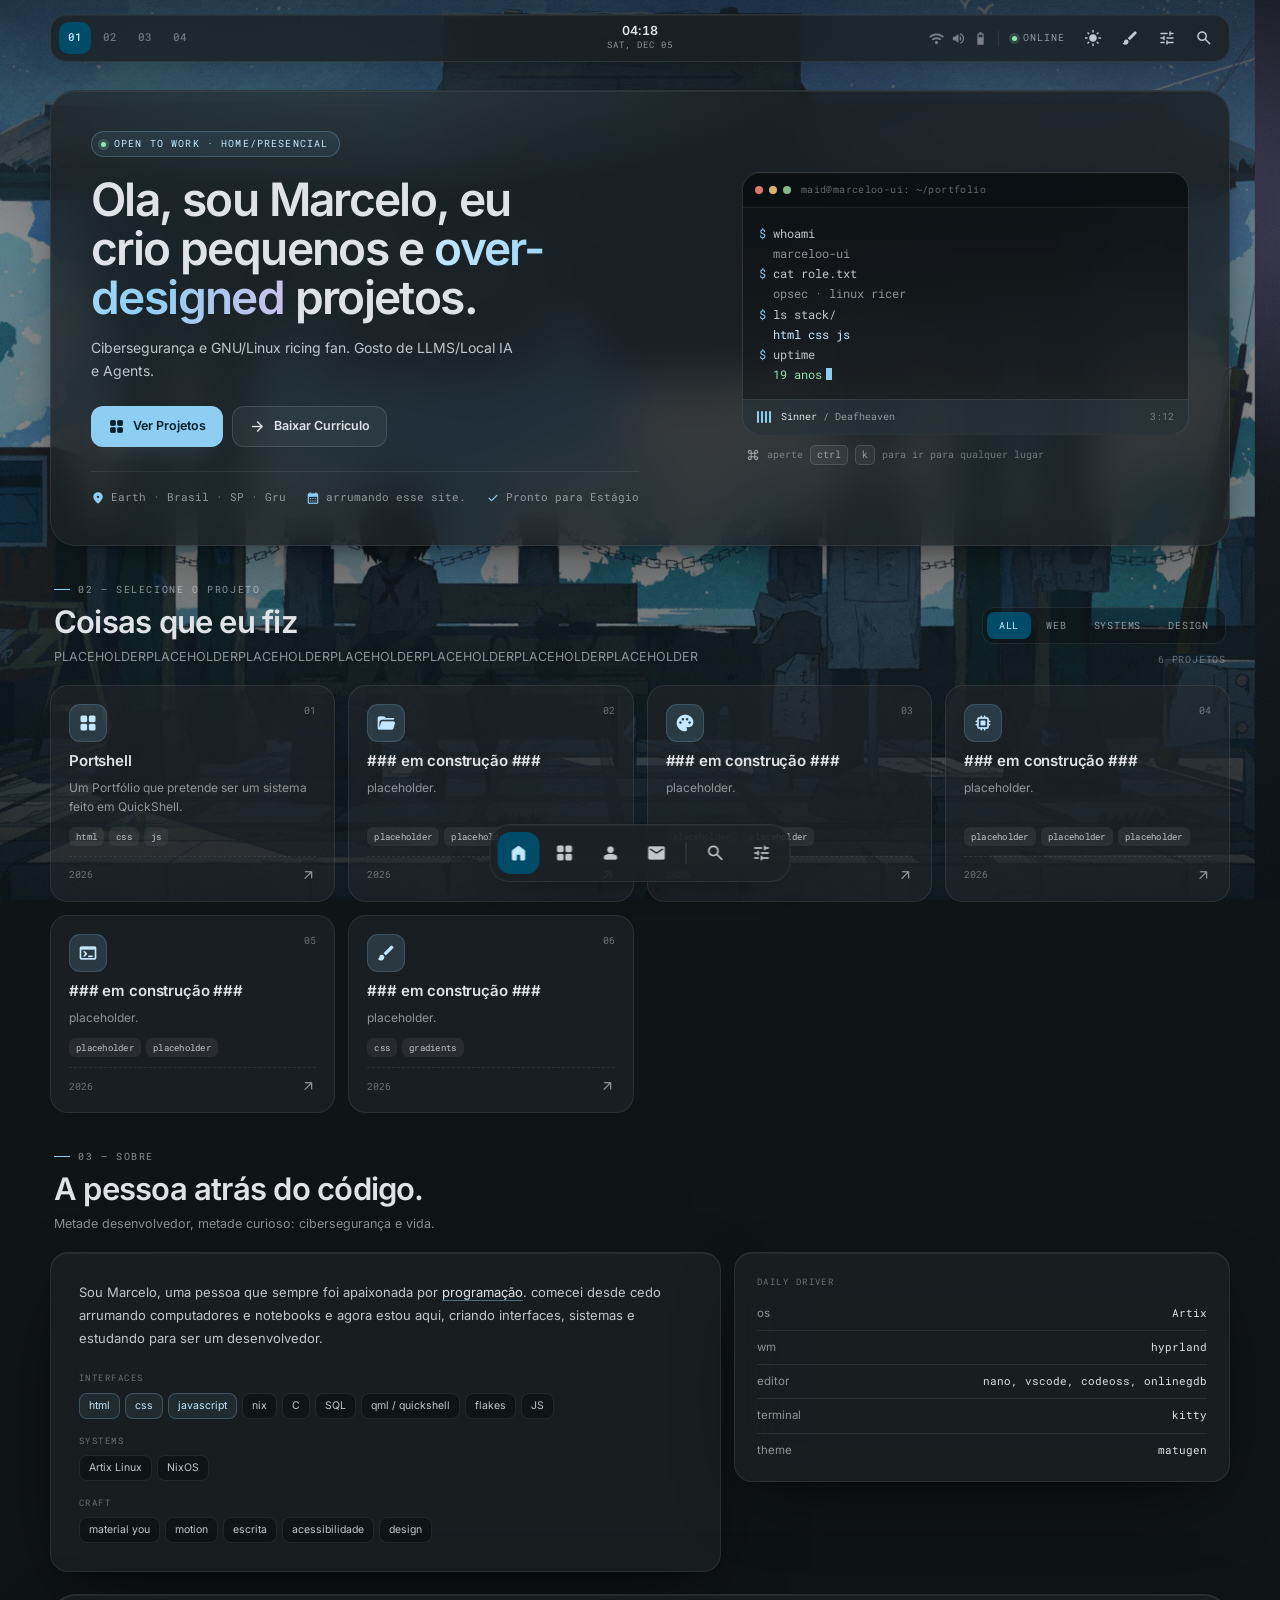
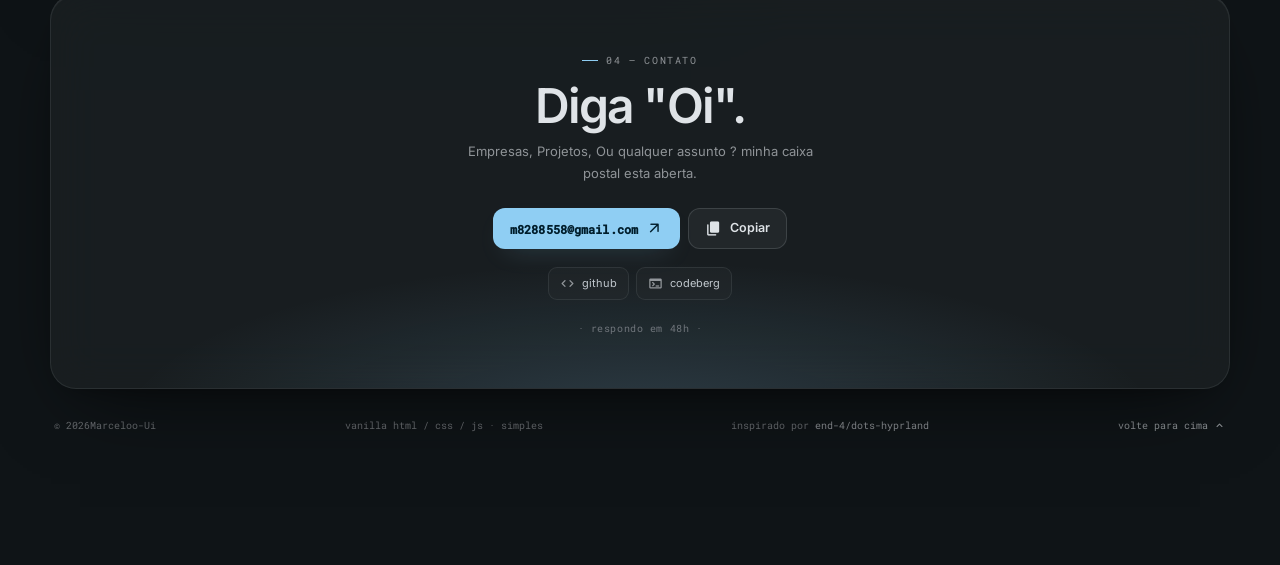
<file: src/index.html>
<!doctype html>
<html lang="en" data-theme="dark" data-accent="sky">
<head>
  <meta charset="utf-8" />
  <meta name="viewport" content="width=device-width, initial-scale=1" />
  <meta name="theme-color" content="#0f1417" />
  <meta name="description" content="Avery Quinn — creative developer and Linux ricing enthusiast. A portfolio built to feel like a Quickshell desktop." />
  <title>marceloo-ui</title>
  <link rel="icon" type="image/svg+xml" href="data:image/svg+xml,%3Csvg xmlns='http://www.w3.org/2000/svg' viewBox='0 0 32 32'%3E%3Crect width='32' height='32' rx='8' fill='%230f1417'/%3E%3Cpath d='M9 10l6 6-6 6' fill='none' stroke='%238fcef3' stroke-width='2.5' stroke-linecap='round' stroke-linejoin='round'/%3E%3Cpath d='M17 22h6' stroke='%238fcef3' stroke-width='2.5' stroke-linecap='round'/%3E%3C/svg%3E" />

  <link rel="preload" href="assets/fonts/inter-latin-var.woff2" as="font" type="font/woff2" crossorigin />
  <link rel="preload" href="assets/fonts/material-symbols-rounded.woff2" as="font" type="font/woff2" crossorigin />

  <link rel="stylesheet" href="css/fonts.css" />
  <link rel="stylesheet" href="css/tokens.css" />
  <link rel="stylesheet" href="css/base.css" />
  <link rel="stylesheet" href="css/shell.css" />
  <link rel="stylesheet" href="css/sections.css" />
  <link rel="stylesheet" href="css/overlays.css" />

  <script>
    // Apply saved theme before paint so there is no flash.
    document.documentElement.classList.add("js");
    try {
      const saved = JSON.parse(localStorage.getItem("etternalize.prefs") || "{}");
      if (saved.theme === "light") document.documentElement.dataset.theme = "light";
      if (saved.accent) document.documentElement.dataset.accent = saved.accent;
    } catch { /* localStorage unavailable — defaults are fine */ }
  </script>
</head>

<body>
  <a class="skip-link" href="#main">Pule para o Conteudo</a>

  <!-- Wallpaper stack ------------------------------------------------ -->
  <div class="wallpaper" aria-hidden="true">
    <img class="wallpaper__image" src="assets/wallpaper.webp" alt="" decoding="async" fetchpriority="high" />
    <div class="wallpaper__wash"></div>
    <div class="wallpaper__scrim"></div>
    <div class="wallpaper__grain"></div>
  </div>
  <div class="screen-dim" aria-hidden="true"></div>

  <div class="shell">
    <!-- Top bar ------------------------------------------------------ -->
    <header class="topbar">
      <div class="topbar__inner">
        <nav class="workspaces" aria-label="Jump to section">
          <a class="workspace" href="#home" data-nav="home" aria-label="Home" title="Home"><span>01</span></a>
          <a class="workspace" href="#work" data-nav="work" aria-label="Selected Work" title="Work"><span>02</span></a>
          <a class="workspace" href="#about" data-nav="about" aria-label="About" title="About"><span>03</span></a>
          <a class="workspace" href="#contact" data-nav="contact" aria-label="Contact" title="Contact"><span>04</span></a>
        </nav>

        <button class="bar-clock" type="button" data-open="launcher" aria-label="Open command palette (Ctrl K)">
          <span class="bar-clock__time" id="clock">--:--</span>
          <span class="bar-clock__date" id="clock-date">Carregando</span>
        </button>

        <div class="tray">
          <span class="tray__meter" aria-hidden="true">
            <span class="ms">wifi</span>
            <span class="ms">volume_up</span>
            <span class="ms">battery_5_bar</span>
          </span>
          <span class="tray__status"><span class="dot"></span>online</span>
          <button class="icon-btn" type="button" data-theme-toggle aria-label="Switch to light theme">
            <span class="ms" aria-hidden="true">light_mode</span>
          </button>
          <button class="icon-btn" type="button" data-open="wallpaper" aria-label="Change wallpaper">
            <span class="ms" aria-hidden="true">brush</span>
          </button>
          <button class="icon-btn" type="button" data-open="settings" aria-label="Quick settings">
            <span class="ms" aria-hidden="true">tune</span>
          </button>
          <button class="icon-btn" type="button" data-open="launcher" aria-label="Search (Ctrl K)">
            <span class="ms" aria-hidden="true">search</span>
          </button>
        </div>
      </div>
    </header>

    <main class="stage" id="main">
      <!-- Hero ------------------------------------------------------ -->
      <section class="hero window reveal" id="home" data-section data-icon="home" data-title="Intro" data-sub="Intro &amp; Experiências">
        <div class="hero__content">
          <p class="pill"><span class="dot"></span>open to work · Home/Presencial</p>
          <h1 class="hero__title">Ola, sou Marcelo, eu crio pequenos e <em>over-designed</em> projetos.</h1>
          <p class="hero__lede">
            Cibersegurança e GNU/Linux ricing fan. Gosto de LLMS/Local IA e Agents.
          </p>

          <div class="hero__actions">
            <a class="btn btn--primary" href="#work">
              <span class="ms" aria-hidden="true">grid_view</span>Ver Projetos
            </a>
            <a class="btn btn--ghost" href="#" download>
              <span class="ms" aria-hidden="true">arrow_forward</span>Baixar Curriculo
            </a>
          </div>

          <div class="hero__meta mono">
            <span><span class="ms" aria-hidden="true">location_on</span>Earth · Brasil · SP · Gru</span>
            <span><span class="ms" aria-hidden="true">calendar_month</span>arrumando esse site.</span>
            <span><span class="ms" aria-hidden="true">check</span>Pronto para Estágio</span>
          </div>
        </div>

        <div class="hero__side reveal">
          <div class="syscard">
            <div class="syscard__bar">
              <span class="light light--red"></span>
              <span class="light light--yellow"></span>
              <span class="light light--green"></span>
              <span class="syscard__title">maid@marceloo-ui: ~/portfolio</span>
            </div>
            <div class="syscard__body mono">
              <p><span class="prompt">$</span> whoami</p>
              <p class="out">marceloo-ui</p>
              <p><span class="prompt">$</span> cat role.txt</p>
              <p class="out">opsec · linux ricer</p>
              <p><span class="prompt">$</span> ls stack/</p>
              <p class="out out--accent">html css js</p>
              <p><span class="prompt">$</span> uptime</p>
              <p class="out ok">19 anos<span class="cursor" aria-hidden="true"></span></p>
            </div>
            <div class="now">
              <span class="now__bars" aria-hidden="true"><i></i><i></i><i></i><i></i></span>
              <span class="now__track">Sinner <span class="muted">/ Deafheaven</span></span>
              <span class="now__time mono">3:12</span>
            </div>
          </div>

          <div class="hero__note mono">
            <span class="ms" aria-hidden="true">keyboard_command_key</span>
            aperte <kbd>ctrl</kbd> <kbd>k</kbd> para ir para qualquer lugar
          </div>
        </div>
      </section>
      <!-- Selected work --------------------------------------------- -->
      <section class="section" id="work" data-section data-icon="grid_view" data-title="Trabalho" data-sub="Projetos &amp; experimentos">
        <div class="section-head reveal">
          <div class="section-head__text">
            <p class="eyebrow">02 — Selecione o Projeto</p>
            <h2 class="section-title">Coisas que eu fiz</h2>
            <p class="section-sub">PLACEHOLDERPLACEHOLDERPLACEHOLDERPLACEHOLDERPLACEHOLDERPLACEHOLDERPLACEHOLDER</p>
          </div>
          <div class="section-tools">
            <div class="filters" role="group" aria-label="Filter projects">
              <button class="filter" type="button" data-filter="all" aria-pressed="true">all</button>
              <button class="filter" type="button" data-filter="web" aria-pressed="false">web</button>
              <button class="filter" type="button" data-filter="systems" aria-pressed="false">systems</button>
              <button class="filter" type="button" data-filter="design" aria-pressed="false">design</button>
            </div>
            <span class="work-count mono" id="work-count" aria-live="polite">6 Projetos</span>
          </div>
        </div>

        <div class="projects">
          <a class="project" href="https://github.com/marceloo-ui/Portifolio" data-category="web" data-title="PortShell" data-sub="Portfólio shell · 2026">
            <div class="project__top">
              <span class="project__icon"><span class="ms" aria-hidden="true">grid_view</span></span>
              <span class="project__index mono">01</span>
            </div>
            <h3 class="project__title">Portshell</h3>
            <p class="project__desc">Um Portfólio que pretende ser um sistema feito em QuickShell.</p>
            <div class="project__tags"><span class="tag">html</span><span class="tag">css</span><span class="tag">js</span></div>
            <div class="project__foot"><span class="mono">2026</span><span class="project__arrow"><span class="ms" aria-hidden="true">arrow_outward</span></span></div>
          </a>

          <a class="project" href="#" data-category="systems" data-title="placeholder" data-sub="placeholder">
            <div class="project__top">
              <span class="project__icon"><span class="ms" aria-hidden="true">folder_open</span></span>
              <span class="project__index mono">02</span>
            </div>
            <h3 class="project__title">### em construção ###</h3>
            <p class="project__desc">placeholder. </p>
            <div class="project__tags"><span class="tag">placeholder</span><span class="tag">placeholder</span></div>
            <div class="project__foot"><span class="mono">2026</span><span class="project__arrow"><span class="ms" aria-hidden="true">arrow_outward</span></span></div>
          </a>

          <a class="project" href="#" data-category="design" data-title="placeholder" data-sub="placeholder">
            <div class="project__top">
              <span class="project__icon"><span class="ms" aria-hidden="true">palette</span></span>
              <span class="project__index mono">03</span>
            </div>
            <h3 class="project__title">### em construção ###</h3>
            <p class="project__desc">placeholder.</p>
            <div class="project__tags"><span class="tag">placeholder</span><span class="tag">placeholder</span></div>
            <div class="project__foot"><span class="mono">2026</span><span class="project__arrow"><span class="ms" aria-hidden="true">arrow_outward</span></span></div>
          </a>

          <a class="project" href="#" data-category="systems" data-title="placeholder" data-sub="placeholder">
            <div class="project__top">
              <span class="project__icon"><span class="ms" aria-hidden="true">memory</span></span>
              <span class="project__index mono">04</span>
            </div>
            <h3 class="project__title">### em construção ###</h3>
            <p class="project__desc">placeholder.</p>
            <div class="project__tags"><span class="tag">placeholder</span><span class="tag">placeholder</span><span class="tag">placeholder</span></div>
            <div class="project__foot"><span class="mono">2026</span><span class="project__arrow"><span class="ms" aria-hidden="true">arrow_outward</span></span></div>
          </a>

          <a class="project" href="#" data-category="web" data-title="placeholder" data-sub="placeholder">
            <div class="project__top">
              <span class="project__icon"><span class="ms" aria-hidden="true">terminal</span></span>
              <span class="project__index mono">05</span>
            </div>
            <h3 class="project__title">### em construção ###</h3>
            <p class="project__desc">placeholder.</p>
            <div class="project__tags"><span class="tag">placeholder</span><span class="tag">placeholder</span></div>
            <div class="project__foot"><span class="mono">2026</span><span class="project__arrow"><span class="ms" aria-hidden="true">arrow_outward</span></span></div>
          </a>

          <a class="project" href="#" data-category="design" data-title="placeholder" data-sub="placeholder">
            <div class="project__top">
              <span class="project__icon"><span class="ms" aria-hidden="true">brush</span></span>
              <span class="project__index mono">06</span>
            </div>
            <h3 class="project__title">### em construção ###</h3>
            <p class="project__desc">placeholder.</p>
            <div class="project__tags"><span class="tag">css</span><span class="tag">gradients</span></div>
            <div class="project__foot"><span class="mono">2026</span><span class="project__arrow"><span class="ms" aria-hidden="true">arrow_outward</span></span></div>
          </a>
        </div>
      </section>
      <!-- About ----------------------------------------------------- -->
      <section class="section" id="about" data-section data-icon="person" data-title="Sobre" data-sub="Bio, habilidades &amp; setup">
        <div class="section-head reveal">
          <div class="section-head__text">
            <p class="eyebrow">03 — sobre</p>
            <h2 class="section-title">A pessoa atrás do código.</h2>
            <p class="section-sub">Metade desenvolvedor, metade curioso: cibersegurança e vida.</p>
          </div>
        </div>

        <div class="about-grid">
          <article class="window about-card reveal">
            <p>
              Sou Marcelo, uma pessoa que sempre foi apaixonada por <em>programação</em>.
              comecei desde cedo arrumando computadores e notebooks e agora estou aqui,
              criando interfaces, sistemas e estudando para ser um desenvolvedor.
            </p>

            <div class="skills">
              <div class="skill-group">
                <p class="skill-group__name">interfaces</p> <!-- codigos usados + nao usados -->
                <div class="chips">
                  <span class="chip chip--accent">html</span><span class="chip chip--accent">css</span>
                  <span class="chip chip--accent">javascript</span><span class="chip">nix</span><span class="chip">C</span><span class="chip">SQL</span> 
                  <span class="chip">qml / quickshell</span><span class="chip">flakes</span><span class="chip">JS</span>
                </div>
              </div>
              <div class="skill-group">
                <p class="skill-group__name">systems</p>
                <div class="chips">
                  <span class="chip">Artix Linux</span><span class="chip">NixOS</span> <!-- sistemas operacionais -->
                </div>
              </div>
              <div class="skill-group">
                <p class="skill-group__name">craft</p>
                <div class="chips">
                  <span class="chip">material you</span><span class="chip">motion</span>
                  <span class="chip">escrita</span><span class="chip">acessibilidade</span>
                  <span class="chip">design</span>
                </div>
              </div>
            </div>
          </article>

          <aside class="window about-side reveal" aria-label="Setup and current status">
            <div>
              <p class="skill-group__name">daily driver</p>
              <dl class="setup">
                <div class="setup-row"><dt>os</dt><dd>Artix</dd></div>
                <div class="setup-row"><dt>wm</dt><dd>hyprland</dd></div>
                <div class="setup-row"><dt>editor</dt><dd>nano, vscode, codeoss, onlinegdb</dd></div>
                <div class="setup-row"><dt>terminal</dt><dd>kitty</dd></div>
                <div class="setup-row"><dt>theme</dt><dd>matugen</dd></div>
              </dl>
            </div>
          </aside>
        </div>
      </section>

      <!-- Contact --------------------------------------------------- -->
      <section class="section" id="Contato" data-section data-icon="mail" data-title="Contato" data-sub="Diga oi">
        <div class="window contact reveal">
          <p class="eyebrow">04 — contato</p>
          <h2 class="contact__title">Diga "Oi".</h2>
          <p class="contact__lede">Empresas, Projetos, Ou qualquer assunto ? minha caixa postal esta aberta.</p>

          <div class="email-row">
            <a class="btn btn--primary btn--mail mono" href="mailto:m8288558@gmail.com" data-email="m8288558@gmail.com">
              m8288558@gmail.com<span class="ms" aria-hidden="true">arrow_outward</span>
            </a>
            <button class="btn btn--ghost" type="button" data-copy-email="m8288558@gmail.com">
              <span class="ms" aria-hidden="true">content_copy</span>Copiar
            </button>
          </div>

          <div class="socials">
            <a class="social" href="https://github.com/marceloo-ui" aria-label="GitHub"><span class="ms" aria-hidden="true">code</span>github</a>
            <a class="social" href="https://codeberg.org/marceloo-ui" aria-label="Codeberg"><span class="ms" aria-hidden="true">terminal</span>codeberg</a>
          </div>

          <p class="contact__note mono"> · respondo em 48h · </p>
        </div>
      </section>

      <footer class="site-footer">
        <span>© <span id="year">2026</span>Marceloo-Ui</span>
        <span>vanilla html / css / js · simples</span>
        <span>inspirado por <a href="https://github.com/end-4/dots-hyprland" target="_blank" rel="noreferrer noopener">end-4/dots-hyprland</a></span>
        <a class="site-footer__top" href="#home">volte para cima<span class="ms" aria-hidden="true">expand_less</span></a>
      </footer>
    </main>

    <!-- Dock --------------------------------------------------------- -->
    <nav class="dock" aria-label="Quick navigation">
      <a class="dock__btn" href="#home" data-nav="home" aria-label="Home" data-label="Home"><span class="ms" aria-hidden="true">home</span></a>
      <a class="dock__btn" href="#work" data-nav="Work" aria-label="Selected Work" data-label="Work"><span class="ms" aria-hidden="true">grid_view</span></a>
      <a class="dock__btn" href="#about" data-nav="about" aria-label="About" data-label="About"><span class="ms" aria-hidden="true">person</span></a>
      <a class="dock__btn" href="#contact" data-nav="contact" aria-label="Contact" data-label="Contact"><span class="ms" aria-hidden="true">mail</span></a>
      <span class="dock__divider" aria-hidden="true"></span>
      <button class="dock__btn" type="button" data-open="launcher" aria-label="Search (Ctrl K)" data-label="Search"><span class="ms" aria-hidden="true">search</span></button>
      <button class="dock__btn" type="button" data-open="settings" aria-label="Quick settings" data-label="Settings"><span class="ms" aria-hidden="true">tune</span></button>
    </nav>
  </div>

  <!-- Command palette ----------------------------------------------- -->
  <div class="overlay" id="panel-launcher" data-panel="launcher" hidden>
    <div class="palette" role="dialog" aria-modal="true" aria-labelledby="launcher-label">
      <label class="sr-only" id="launcher-label" for="launcher-input">Pesquisar</label>
      <div class="palette__search">
        <span class="ms" aria-hidden="true">search</span>
        <input id="launcher-input" type="text" role="combobox" aria-expanded="true" aria-autocomplete="list" aria-controls="launcher-results" autocomplete="off" spellcheck="false" placeholder="Vá para um projeto, seção etc." />
        <kbd>esc</kbd>
      </div>
      <ul class="palette__results" id="launcher-results" role="listbox" aria-label="Results"></ul>
      <div class="palette__foot">
        <span><kbd>↑</kbd><kbd>↓</kbd> navegar</span>
        <span><kbd>↵</kbd> abrir</span>
        <span class="mono">marceloo-ui</span>
      </div>
    </div>
  </div>

  <!-- Appearance settings ------------------------------------------- -->
  <div class="overlay" id="panel-settings" data-panel="settings" hidden>
    <section class="sheet" role="dialog" aria-modal="true" aria-labelledby="settings-title">
      <header class="sheet__head">
        <div>
          <p class="eyebrow">quick settings</p>
          <h2 id="settings-title">Appearance</h2>
        </div>
        <button class="icon-btn" type="button" data-close aria-label="Close settings"><span class="ms" aria-hidden="true">close</span></button>
      </header>

      <div class="sheet__body">
        <div class="setting">
          <div class="setting__label"><span>Theme</span><small>Wallpaper-matched light or dark surfaces</small></div>
          <div class="segmented" role="group" aria-label="Theme">
            <button type="button" data-set-theme="dark"><span class="ms" aria-hidden="true">dark_mode</span>Dark</button>
            <button type="button" data-set-theme="light"><span class="ms" aria-hidden="true">light_mode</span>Light</button>
          </div>
        </div>

        <div class="setting">
          <div class="setting__label"><span>Accent</span><small>Straight from the matugen palette</small></div>
          <div class="swatches" role="group" aria-label="Accent colour">
            <button class="swatch" type="button" data-set-accent="sky" style="--swatch:#8fcef3" aria-label="Sky" title="Sky" aria-pressed="true"></button>
            <button class="swatch" type="button" data-set-accent="lavender" style="--swatch:#cac1ea" aria-label="Lavender" title="Lavender" aria-pressed="false"></button>
            <button class="swatch" type="button" data-set-accent="mint" style="--swatch:#9bdcc0" aria-label="Mint" title="Mint" aria-pressed="false"></button>
            <button class="swatch" type="button" data-set-accent="peach" style="--swatch:#f3c9a8" aria-label="Peach" title="Peach" aria-pressed="false"></button>
            <button class="swatch" type="button" data-set-accent="rose" style="--swatch:#f0b8c8" aria-label="Rose" title="Rose" aria-pressed="false"></button>
          </div>
        </div>

        <div class="setting setting--row">
          <div class="setting__label"><span>Blur</span><small>Translucent glass surfaces</small></div>
          <button class="switch" type="button" role="switch" data-toggle="blur" aria-checked="true" aria-label="Blur"><span></span></button>
        </div>

        <div class="setting setting--row">
          <div class="setting__label"><span>Motion</span><small>Transitions and ambient animation</small></div>
          <button class="switch" type="button" role="switch" data-toggle="motion" aria-checked="true" aria-label="Motion"><span></span></button>
        </div>

        <div class="setting">
          <div class="setting__label"><span>Brightness</span><small><span id="brightness-value">100%</span></small></div>
          <input id="brightness" type="range" min="40" max="100" step="1" value="100" aria-label="Screen brightness" />
        </div>
      </div>

      <footer class="sheet__foot">
        <button class="btn btn--ghost btn--small" type="button" data-reset>Reset defaults</button>
        <span class="mono muted">saved locally</span>
      </footer>
    </section>
  </div>

  <!-- Wallpaper picker ---------------------------------------------- -->
  <div class="overlay" id="panel-wallpaper" data-panel="wallpaper" hidden>
    <section class="sheet" role="dialog" aria-modal="true" aria-labelledby="wallpaper-title">
      <header class="sheet__head">
        <div>
          <p class="eyebrow">wallpaper</p>
          <h2 id="wallpaper-title">Pick a backdrop</h2>
        </div>
        <button class="icon-btn" type="button" data-close aria-label="Close wallpaper picker"><span class="ms" aria-hidden="true">close</span></button>
      </header>

      <div class="wallpaper-grid" role="group" aria-label="Wallpaper choice">
        <button class="wallpaper-option" type="button" data-set-wallpaper="image" aria-pressed="true" style="--preview:url('assets/wallpaper.webp')">
          <span class="wallpaper-option__preview"></span>
          <span class="wallpaper-option__label">Wallpaper<span class="ms" aria-hidden="true">check</span></span>
        </button>
        <button class="wallpaper-option" type="button" data-set-wallpaper="aurora" aria-pressed="false" style="--preview:radial-gradient(80% 80% at 20% 10%,#175068,transparent 60%),radial-gradient(70% 70% at 85% 20%,#4a3a72,transparent 65%),#0a131a">
          <span class="wallpaper-option__preview"></span>
          <span class="wallpaper-option__label">Aurora<span class="ms" aria-hidden="true">check</span></span>
        </button>
        <button class="wallpaper-option" type="button" data-set-wallpaper="ember" aria-pressed="false" style="--preview:radial-gradient(80% 80% at 18% 15%,#6d3220,transparent 62%),radial-gradient(70% 70% at 85% 25%,#55203a,transparent 65%),#140c0b">
          <span class="wallpaper-option__preview"></span>
          <span class="wallpaper-option__label">Ember<span class="ms" aria-hidden="true">check</span></span>
        </button>
        <button class="wallpaper-option" type="button" data-set-wallpaper="mono" aria-pressed="false" style="--preview:radial-gradient(90% 80% at 20% 10%,#2c3438,transparent 62%),radial-gradient(80% 70% at 82% 20%,#333a3f,transparent 66%),#0b0f11">
          <span class="wallpaper-option__preview"></span>
          <span class="wallpaper-option__label">Mono<span class="ms" aria-hidden="true">check</span></span>
        </button>
      </div>

      <footer class="sheet__foot">
        <span class="mono muted">4 backdrops, zero network requests</span>
        <button class="btn btn--ghost btn--small" type="button" data-close>Done</button>
      </footer>
    </section>
  </div>

  <div class="toast" id="toast" role="status" aria-live="polite">
    <span class="ms" id="toast-icon" aria-hidden="true">check</span>
    <span id="toast-message">Copied to clipboard</span>
  </div>

  <script src="js/app.js" defer></script>
</body>
</html>
</file>
<file: docs/css/fonts.css>
/* Self-hosted fonts — no network needed after clone. */

@font-face {
  font-family: "Inter";
  font-style: normal;
  font-weight: 100 900;
  font-display: swap;
  src: url("../assets/fonts/inter-latin-var.woff2") format("woff2");
}

@font-face {
  font-family: "Roboto Mono";
  font-style: normal;
  font-weight: 400;
  font-display: swap;
  src: url("../assets/fonts/roboto-mono-400-latin.woff2") format("woff2");
}

@font-face {
  font-family: "Roboto Mono";
  font-style: normal;
  font-weight: 500;
  font-display: swap;
  src: url("../assets/fonts/roboto-mono-500-latin.woff2") format("woff2");
}

@font-face {
  font-family: "Material Symbols Rounded";
  font-style: normal;
  font-weight: 100 700;
  font-display: block;
  src: url("../assets/fonts/material-symbols-rounded.woff2") format("woff2");
}

/* Usage: <span class="ms" aria-hidden="true">home</span> */
.ms {
  font-family: "Material Symbols Rounded";
  font-weight: normal;
  font-style: normal;
  font-size: 1.25em;
  line-height: 1;
  letter-spacing: normal;
  text-transform: none;
  display: inline-block;
  white-space: nowrap;
  word-wrap: normal;
  direction: ltr;
  font-variation-settings:
    "FILL" 1,
    "wght" 400,
    "GRAD" 0,
    "opsz" 24;
  -webkit-font-smoothing: antialiased;
  text-rendering: optimizeLegibility;
  user-select: none;
}

.ms--outline {
  font-variation-settings:
    "FILL" 0,
    "wght" 400,
    "GRAD" 0,
    "opsz" 24;
}
</file>
<file: docs/css/tokens.css>
/* ==========================================================================
   Design tokens
   --------------------------------------------------------------------------
   Paleta de cores diretamente do matugen
   ========================================================================== */

:root {
  color-scheme: dark;

  /* --- M3 dark surface roles ------------------------------------------- */
  --md-background: #0f1417;
  --md-surface: #0f1417;
  --md-surface-container-lowest: #0a0f12;
  --md-surface-container-low: #181c1f;
  --md-surface-container: #1c2023;
  --md-surface-container-high: #262b2e;
  --md-surface-container-highest: #313539;
  --md-on-surface: #dfe3e7;
  --md-on-surface-variant: #c0c7cd;
  --md-outline: #8a9297;
  --md-outline-variant: #41484d;
  --md-secondary: #b5c9d7;
  --md-secondary-container: #364955;
  --md-on-secondary-container: #d1e5f4;
  --md-error: #ffb4ab;
  --md-on-error-container: #ffdad6;

  /* --- Accent: sky (matugen primary from the current wallpaper) -------- */
  --accent: #8fcef3;
  --accent-strong: #c3e8ff;
  --on-accent: #001e2c;
  --accent-container: #004c68;
  --on-accent-container: #c3e8ff;
  --accent-2: #cac1ea;
  --accent-2-container: #484264;
  --on-accent-2-container: #e6deff;

  /* --- Derived surfaces ------------------------------------------------ */
  --window-bg: color-mix(in srgb, var(--md-surface-container) 78%, transparent);
  --panel-bg: color-mix(in srgb, var(--md-surface-container) 66%, transparent);
  --popover-bg: color-mix(in srgb, var(--md-surface-container-high) 86%, transparent);
  --card-bg: color-mix(in srgb, var(--md-surface-container-high) 48%, transparent);
  --card-bg-hover: color-mix(in srgb, var(--md-surface-container-highest) 70%, transparent);
  --input-bg: color-mix(in srgb, var(--md-surface-container-lowest) 55%, transparent);
  --hairline: color-mix(in srgb, var(--md-on-surface) 9%, transparent);
  --hairline-strong: color-mix(in srgb, var(--md-on-surface) 15%, transparent);
  --accent-soft: color-mix(in srgb, var(--accent) 15%, transparent);
  --accent-softer: color-mix(in srgb, var(--accent) 8%, transparent);
  --accent-glow: color-mix(in srgb, var(--accent) 30%, transparent);
  --muted: color-mix(in srgb, var(--md-on-surface) 60%, transparent);
  --faint: color-mix(in srgb, var(--md-on-surface) 42%, transparent);
  --good: #8fe3b0;

  /* --- Shape ----------------------------------------------------------- */
  --r-window: 26px;
  --r-card: 18px;
  --r-control: 12px;
  --r-pill: 999px;

  /* --- Type ------------------------------------------------------------ */
  --font-ui: "Inter", "Segoe UI", system-ui, -apple-system, sans-serif;
  --font-mono: "Roboto Mono", "JetBrains Mono", ui-monospace, monospace;
  --text-xs: 10.5px;
  --text-sm: 12px;
  --text-md: 13px;
  --text-lg: 15px;

  /* --- Effects --------------------------------------------------------- */
  --blur: 24px;
  --shadow-window:
    0 28px 80px -30px rgba(0, 0, 0, 0.7),
    0 8px 24px -16px rgba(0, 0, 0, 0.55),
    inset 0 1px 0 color-mix(in srgb, white 6%, transparent);
  --shadow-pill:
    0 12px 34px -20px rgba(0, 0, 0, 0.65),
    inset 0 1px 0 color-mix(in srgb, white 5%, transparent);
  --ease: cubic-bezier(0.22, 0.78, 0.2, 1);
  --ease-spring: cubic-bezier(0.34, 1.56, 0.64, 1);
  --screen-dim: 0;
}

/* --- Accent variants (dark) -------------------------------------------- */

:root[data-accent="lavender"] {
  --accent: #cac1ea;
  --accent-strong: #e6deff;
  --on-accent: #1c1736;
  --accent-container: #484264;
  --on-accent-container: #e6deff;
  --accent-2: #8fcef3;
  --accent-2-container: #004c68;
  --on-accent-2-container: #c3e8ff;
}

:root[data-accent="mint"] {
  --accent: #9bdcc0;
  --accent-strong: #b9f2da;
  --on-accent: #003825;
  --accent-container: #00513b;
  --on-accent-container: #a8f5d4;
  --accent-2: #cac1ea;
  --accent-2-container: #484264;
  --on-accent-2-container: #e6deff;
}

:root[data-accent="peach"] {
  --accent: #f3c9a8;
  --accent-strong: #ffdcbe;
  --on-accent: #3b220b;
  --accent-container: #5d3f22;
  --on-accent-container: #ffdcbe;
  --accent-2: #cac1ea;
  --accent-2-container: #484264;
  --on-accent-2-container: #e6deff;
}

:root[data-accent="rose"] {
  --accent: #f0b8c8;
  --accent-strong: #ffd9e2;
  --on-accent: #3e001d;
  --accent-container: #633b46;
  --on-accent-container: #ffd9e2;
  --accent-2: #cac1ea;
  --accent-2-container: #484264;
  --on-accent-2-container: #e6deff;
}

/* --- Light theme ------------------------------------------------------- */

:root[data-theme="light"] {
  color-scheme: light;

  --md-background: #f5fafd;
  --md-surface: #f5fafd;
  --md-surface-container-lowest: #ffffff;
  --md-surface-container-low: #eff4f8;
  --md-surface-container: #e9eef2;
  --md-surface-container-high: #e4e9ed;
  --md-surface-container-highest: #dee3e7;
  --md-on-surface: #171c1f;
  --md-on-surface-variant: #40484c;
  --md-outline: #70787d;
  --md-outline-variant: #bfc8cc;
  --md-secondary: #4e616d;
  --md-secondary-container: #d1e5f4;
  --md-on-secondary-container: #0a1e28;
  --md-error: #ba1a1a;
  --md-on-error-container: #410002;

  /* Sky, but readable on light surfaces */
  --accent: #006689;
  --accent-strong: #004c68;
  --on-accent: #ffffff;
  --accent-container: #c3e8ff;
  --on-accent-container: #001e2c;
  --accent-2: #605a7d;
  --accent-2-container: #e6deff;
  --on-accent-2-container: #1c1736;

  --window-bg: color-mix(in srgb, var(--md-surface-container-lowest) 84%, transparent);
  --panel-bg: color-mix(in srgb, var(--md-surface-container-lowest) 75%, transparent);
  --popover-bg: color-mix(in srgb, var(--md-surface-container-lowest) 92%, transparent);
  --card-bg: color-mix(in srgb, var(--md-surface-container-low) 82%, transparent);
  --card-bg-hover: var(--md-surface-container);
  --input-bg: color-mix(in srgb, var(--md-surface-container-lowest) 80%, transparent);
  --muted: color-mix(in srgb, var(--md-on-surface) 62%, transparent);
  --faint: color-mix(in srgb, var(--md-on-surface) 45%, transparent);
  --good: #1f7a4c;
  --shadow-window:
    0 30px 80px -34px rgba(23, 28, 31, 0.35),
    0 8px 24px -16px rgba(23, 28, 31, 0.18),
    inset 0 1px 0 rgba(255, 255, 255, 0.7);
  --shadow-pill:
    0 12px 34px -22px rgba(23, 28, 31, 0.35),
    inset 0 1px 0 rgba(255, 255, 255, 0.7);
}

:root[data-theme="light"][data-accent="lavender"] {
  --accent: #605a7d;
  --accent-strong: #484264;
  --on-accent: #ffffff;
  --accent-container: #e6deff;
  --on-accent-container: #1c1736;
  --accent-2: #006689;
  --accent-2-container: #c3e8ff;
  --on-accent-2-container: #001e2c;
}

:root[data-theme="light"][data-accent="mint"] {
  --accent: #006b4f;
  --accent-strong: #00513b;
  --on-accent: #ffffff;
  --accent-container: #a8f5d4;
  --on-accent-container: #002116;
  --accent-2: #605a7d;
  --accent-2-container: #e6deff;
  --on-accent-2-container: #1c1736;
}

:root[data-theme="light"][data-accent="peach"] {
  --accent: #7a5533;
  --accent-strong: #5d3f22;
  --on-accent: #ffffff;
  --accent-container: #ffdcbe;
  --on-accent-container: #2c1600;
  --accent-2: #605a7d;
  --accent-2-container: #e6deff;
  --on-accent-2-container: #1c1736;
}

:root[data-theme="light"][data-accent="rose"] {
  --accent: #7d4a58;
  --accent-strong: #633b46;
  --on-accent: #ffffff;
  --accent-container: #ffd9e2;
  --on-accent-container: #31101b;
  --accent-2: #605a7d;
  --accent-2-container: #e6deff;
  --on-accent-2-container: #1c1736;
}

/* --- Effect toggles ---------------------------------------------------- */

body[data-blur="off"] {
  --blur: 0px;
  --window-bg: var(--md-surface-container);
  --panel-bg: var(--md-surface-container);
  --popover-bg: var(--md-surface-container-high);
  --card-bg: var(--md-surface-container-high);
  --input-bg: var(--md-surface-container-low);
}
</file>
<file: docs/css/base.css>
/* ==========================================================================
   Reset, wallpaper, global behaviour
   ========================================================================== */

*,
*::before,
*::after {
  box-sizing: border-box;
}

* {
  margin: 0;
}

html {
  scroll-behavior: smooth;
  -webkit-text-size-adjust: 100%;
}

body {
  min-height: 100svh;
  background: var(--md-background);
  color: var(--md-on-surface);
  font-family: var(--font-ui);
  font-size: var(--text-md);
  font-optical-sizing: auto;
  font-feature-settings: "cv02", "cv03", "cv04", "cv11";
  line-height: 1.5;
  -webkit-font-smoothing: antialiased;
  overflow-x: hidden;
}

button,
input,
textarea {
  font: inherit;
  color: inherit;
}

button {
  border: 0;
  background: none;
  cursor: pointer;
}

a {
  color: inherit;
  text-decoration: none;
}

img,
svg {
  display: block;
  max-width: 100%;
}

h1,
h2,
h3,
h4 {
  font-weight: 600;
  line-height: 1.15;
  text-wrap: balance;
}

p {
  text-wrap: pretty;
}

code,
kbd,
pre {
  font-family: var(--font-mono);
}

ul,
ol {
  list-style: none;
  padding: 0;
}

fieldset {
  border: 0;
  padding: 0;
}

::selection {
  background: color-mix(in srgb, var(--accent) 38%, transparent);
  color: var(--md-on-surface);
}

:focus-visible {
  outline: 2px solid var(--accent);
  outline-offset: 2px;
}

[hidden] {
  display: none !important;
}

/* --- Wallpaper --------------------------------------------------------- */

.wallpaper {
  position: fixed;
  inset: 0;
  z-index: 0;
  overflow: hidden;
  background:
    radial-gradient(90% 70% at 18% 12%, #1d3f58 0%, transparent 60%),
    radial-gradient(80% 65% at 82% 18%, #3c3457 0%, transparent 62%),
    radial-gradient(100% 90% at 50% 100%, #0a171f 0%, #0f1417 70%);
  pointer-events: none;
}

.wallpaper__image {
  position: absolute;
  inset: -3%;
  width: 106%;
  height: 106%;
  object-fit: cover;
  object-position: center;
  filter: saturate(0.92) brightness(0.58) contrast(1.04);
  opacity: 0.9;
  transform: scale(1.02);
}

/* Soft colour wash so the matugen accent bleeds into the wallpaper. */
.wallpaper__wash {
  position: absolute;
  inset: 0;
  background:
    radial-gradient(70% 55% at 14% 8%, var(--accent-glow), transparent 66%),
    radial-gradient(60% 55% at 88% 15%, color-mix(in srgb, var(--accent-2) 22%, transparent), transparent 68%),
    linear-gradient(180deg, rgba(6, 11, 14, 0.28), rgba(6, 11, 14, 0.72));
  mix-blend-mode: screen;
  opacity: 0.55;
}

.wallpaper__scrim {
  position: absolute;
  inset: 0;
  background:
    linear-gradient(180deg, rgba(8, 13, 16, 0.5) 0%, transparent 26%, transparent 62%, rgba(8, 13, 16, 0.74) 100%),
    radial-gradient(120% 100% at 50% 40%, transparent 35%, rgba(8, 13, 16, 0.35) 100%);
}

.wallpaper__grain {
  position: absolute;
  inset: 0;
  opacity: 0.32;
  mix-blend-mode: soft-light;
  background-image: url("data:image/svg+xml,%3Csvg xmlns='http://www.w3.org/2000/svg' width='180' height='180'%3E%3Cfilter id='n'%3E%3CfeTurbulence type='fractalNoise' baseFrequency='0.82' numOctaves='3' stitchTiles='stitch'/%3E%3C/filter%3E%3Crect width='100%25' height='100%25' filter='url(%23n)'/%3E%3C/svg%3E");
  background-size: 180px 180px;
}

:root[data-theme="light"] .wallpaper__image {
  filter: saturate(0.8) brightness(1.15) contrast(0.95);
  opacity: 0.55;
}

:root[data-theme="light"] .wallpaper__wash {
  mix-blend-mode: multiply;
  opacity: 0.35;
}

:root[data-theme="light"] .wallpaper__scrim {
  background:
    linear-gradient(180deg, rgba(245, 250, 253, 0.62) 0%, rgba(245, 250, 253, 0.2) 30%, rgba(245, 250, 253, 0.72) 100%);
}

:root[data-theme="light"] .wallpaper__grain {
  opacity: 0.18;
}

/* --- Shell & helpers --------------------------------------------------- */

.shell {
  position: relative;
  z-index: 1;
  min-height: 100svh;
}

.sr-only {
  position: absolute;
  width: 1px;
  height: 1px;
  padding: 0;
  margin: -1px;
  overflow: hidden;
  clip: rect(0 0 0 0);
  white-space: nowrap;
  border: 0;
}

.skip-link {
  position: fixed;
  top: 10px;
  left: 10px;
  z-index: 300;
  padding: 10px 14px;
  border-radius: 10px;
  background: var(--accent);
  color: var(--on-accent);
  font-size: 12px;
  font-weight: 600;
  transform: translateY(-160%);
  transition: transform 0.2s var(--ease);
}

.skip-link:focus-visible {
  transform: translateY(0);
}

.mono {
  font-family: var(--font-mono);
}

.muted {
  color: var(--muted);
}

.dot {
  display: inline-block;
  width: 6px;
  height: 6px;
  border-radius: 50%;
  background: var(--good);
  box-shadow: 0 0 0 3px color-mix(in srgb, var(--good) 18%, transparent);
  flex: none;
}

.dot--accent {
  background: var(--accent);
  box-shadow: 0 0 0 3px var(--accent-soft);
}

/* --- Scrollbars -------------------------------------------------------- */

* {
  scrollbar-width: thin;
  scrollbar-color: color-mix(in srgb, var(--accent) 34%, transparent) transparent;
}

*::-webkit-scrollbar {
  width: 6px;
  height: 6px;
}

*::-webkit-scrollbar-track {
  background: transparent;
}

*::-webkit-scrollbar-thumb {
  border-radius: 99px;
  background: color-mix(in srgb, var(--accent) 34%, transparent);
}

*::-webkit-scrollbar-thumb:hover {
  background: color-mix(in srgb, var(--accent) 55%, transparent);
}

/* --- Screen dimmer (brightness slider) -------------------------------- */

.screen-dim {
  position: fixed;
  inset: 0;
  z-index: 150;
  background: #000;
  opacity: var(--screen-dim);
  pointer-events: none;
  transition: opacity 0.18s linear;
}

/* --- Motion preferences ------------------------------------------------ */

@media (prefers-reduced-motion: reduce) {
  *,
  *::before,
  *::after {
    animation-duration: 0.01ms !important;
    animation-iteration-count: 1 !important;
    transition-duration: 0.01ms !important;
    scroll-behavior: auto !important;
  }
}

body[data-motion="off"] *,
body[data-motion="off"] *::before,
body[data-motion="off"] *::after {
  animation-duration: 0.01ms !important;
  animation-iteration-count: 1 !important;
  transition-duration: 0.01ms !important;
}

body[data-motion="off"] {
  scroll-behavior: auto;
}
</file>
<file: docs/css/shell.css>
/* ==========================================================================
   ========================================================================== */

/* --- Wallpaper variants ------------------------------------------------ */

body[data-wallpaper] .wallpaper__image {
  transition: opacity 0.45s var(--ease);
}

body[data-wallpaper="aurora"] .wallpaper__image,
body[data-wallpaper="ember"] .wallpaper__image,
body[data-wallpaper="mono"] .wallpaper__image {
  opacity: 0;
}

body[data-wallpaper="aurora"] .wallpaper {
  background:
    radial-gradient(85% 70% at 12% 8%, #175068 0%, transparent 62%),
    radial-gradient(75% 65% at 88% 18%, #4a3a72 0%, transparent 64%),
    linear-gradient(165deg, #08131a 0%, #0c1117 55%, #05080a 100%);
}

body[data-wallpaper="ember"] .wallpaper {
  background:
    radial-gradient(80% 65% at 18% 12%, #6d3220 0%, transparent 62%),
    radial-gradient(75% 70% at 85% 22%, #55203a 0%, transparent 66%),
    linear-gradient(165deg, #160d0a 0%, #120d10 60%, #070505 100%);
}

body[data-wallpaper="mono"] .wallpaper {
  background:
    radial-gradient(90% 70% at 20% 10%, #2c3438 0%, transparent 62%),
    radial-gradient(80% 60% at 82% 20%, #333a3f 0%, transparent 66%),
    linear-gradient(165deg, #0b0f11 0%, #0d1114 60%, #060809 100%);
}

/* --- Top bar ----------------------------------------------------------- */

.topbar {
  position: fixed;
  top: 14px;
  left: 50%;
  z-index: 80;
  width: min(1180px, calc(100% - 28px));
  transform: translateX(-50%);
}

.topbar__inner {
  display: grid;
  grid-template-columns: 1fr auto 1fr;
  align-items: center;
  gap: 8px;
  height: 48px;
  padding: 0 8px;
  border: 1px solid var(--hairline);
  border-radius: 16px;
  background: var(--window-bg);
  box-shadow: var(--shadow-pill);
  backdrop-filter: blur(var(--blur)) saturate(1.25);
  -webkit-backdrop-filter: blur(var(--blur)) saturate(1.25);
}

.workspaces {
  display: flex;
  align-items: center;
  gap: 3px;
  justify-self: start;
}

.workspace {
  display: grid;
  place-items: center;
  width: 32px;
  height: 32px;
  border-radius: 10px;
  font-family: var(--font-mono);
  font-size: 10.5px;
  font-weight: 500;
  letter-spacing: 0.02em;
  color: var(--faint);
  transition: background 0.2s var(--ease), color 0.2s var(--ease);
}

.workspace:hover {
  background: var(--accent-softer);
  color: var(--accent-strong);
}

.workspace.is-active {
  background: var(--accent-container);
  color: var(--on-accent-container);
}

.bar-clock {
  display: flex;
  flex-direction: column;
  align-items: center;
  justify-content: center;
  gap: 2px;
  min-width: 92px;
  padding: 4px 12px;
  border-radius: 10px;
  transition: background 0.2s var(--ease);
}

.bar-clock:hover {
  background: var(--accent-softer);
}

.bar-clock__time {
  font-size: 12.5px;
  font-weight: 600;
  line-height: 1;
  letter-spacing: 0.02em;
  font-variant-numeric: tabular-nums;
}

.bar-clock__date {
  font-family: var(--font-mono);
  font-size: 9px;
  line-height: 1.2;
  letter-spacing: 0.12em;
  text-transform: uppercase;
  color: var(--muted);
}

.tray {
  display: flex;
  align-items: center;
  justify-self: end;
  gap: 3px;
}

.tray__status {
  display: inline-flex;
  align-items: center;
  gap: 6px;
  padding: 0 8px 0 6px;
  font-family: var(--font-mono);
  font-size: 9.5px;
  letter-spacing: 0.1em;
  text-transform: uppercase;
  color: var(--muted);
}

.tray__status .dot {
  width: 5px;
  height: 5px;
}

.tray__meter {
  display: inline-flex;
  align-items: center;
  gap: 7px;
  margin-right: 4px;
  padding-right: 10px;
  border-right: 1px solid var(--hairline);
  color: var(--muted);
}

.tray__meter .ms {
  font-size: 15px;
  opacity: 0.8;
}

.icon-btn {
  display: grid;
  place-items: center;
  width: 34px;
  height: 34px;
  border-radius: 10px;
  color: var(--md-on-surface-variant);
  transition: background 0.2s var(--ease), color 0.2s var(--ease), transform 0.2s var(--ease);
}

.icon-btn:hover {
  background: var(--accent-soft);
  color: var(--accent-strong);
}

.icon-btn:active {
  transform: scale(0.94);
}

.icon-btn .ms {
  font-size: 18px;
}

/* --- Dock -------------------------------------------------------------- */

.dock {
  position: fixed;
  bottom: 18px;
  left: 50%;
  z-index: 90;
  display: flex;
  align-items: center;
  gap: 4px;
  padding: 7px;
  border: 1px solid var(--hairline);
  border-radius: 20px;
  background: var(--window-bg);
  box-shadow: var(--shadow-pill);
  backdrop-filter: blur(var(--blur)) saturate(1.25);
  -webkit-backdrop-filter: blur(var(--blur)) saturate(1.25);
  transform: translateX(-50%);
}

.dock__btn {
  position: relative;
  display: grid;
  place-items: center;
  width: 42px;
  height: 42px;
  border-radius: 13px;
  color: var(--md-on-surface-variant);
  transition: background 0.2s var(--ease), color 0.2s var(--ease), transform 0.25s var(--ease-spring);
}

.dock__btn:hover {
  background: var(--accent-soft);
  color: var(--accent-strong);
  transform: translateY(-3px);
}

.dock__btn:active {
  transform: translateY(-1px) scale(0.96);
}

.dock__btn.is-active {
  background: var(--accent-container);
  color: var(--on-accent-container);
}

.dock__btn .ms {
  font-size: 20px;
}

.dock__btn::after {
  content: attr(data-label);
  position: absolute;
  bottom: calc(100% + 10px);
  left: 50%;
  padding: 5px 9px;
  border: 1px solid var(--hairline-strong);
  border-radius: 8px;
  background: var(--popover-bg);
  box-shadow: var(--shadow-pill);
  font-family: var(--font-mono);
  font-size: 9.5px;
  letter-spacing: 0.06em;
  color: var(--md-on-surface-variant);
  white-space: nowrap;
  opacity: 0;
  pointer-events: none;
  transform: translate(-50%, 4px);
  transition: opacity 0.18s var(--ease), transform 0.18s var(--ease);
}

.dock__btn:hover::after {
  opacity: 1;
  transform: translate(-50%, 0);
}

.dock__divider {
  width: 1px;
  height: 22px;
  margin: 0 4px;
  background: var(--hairline-strong);
}

/* --- Stage & window surfaces ------------------------------------------- */

.stage {
  position: relative;
  z-index: 1;
  display: flex;
  flex-direction: column;
  gap: 22px;
  width: min(1180px, calc(100% - 32px));
  margin: 0 auto;
  padding: clamp(84px, 10vh, 108px) 0 132px;
}

.section {
  display: flex;
  flex-direction: column;
  gap: 14px;
  scroll-margin-top: 86px;
}

.window {
  position: relative;
  border: 1px solid var(--hairline);
  border-radius: var(--r-window);
  background: var(--window-bg);
  box-shadow: var(--shadow-window);
  backdrop-filter: blur(var(--blur)) saturate(1.15);
  -webkit-backdrop-filter: blur(var(--blur)) saturate(1.15);
}

/* --- Section headings -------------------------------------------------- */

.section-head {
  display: flex;
  align-items: flex-end;
  justify-content: space-between;
  gap: 24px;
  flex-wrap: wrap;
  padding: 14px 4px 4px;
}

.section-head__text {
  display: flex;
  flex-direction: column;
  gap: 7px;
  max-width: 58ch;
}

.eyebrow {
  display: inline-flex;
  align-items: center;
  gap: 8px;
  font-family: var(--font-mono);
  font-size: 10px;
  letter-spacing: 0.16em;
  text-transform: uppercase;
  color: var(--muted);
}

.eyebrow::before {
  content: "";
  width: 16px;
  height: 1px;
  background: var(--accent);
}

.section-title {
  font-size: clamp(23px, 3vw, 31px);
  letter-spacing: -0.025em;
}

.section-sub {
  font-size: 12.5px;
  line-height: 1.6;
  color: var(--muted);
}

.section-tools {
  display: flex;
  flex-direction: column;
  align-items: flex-end;
  gap: 8px;
}

/* --- Filters ----------------------------------------------------------- */

.filters {
  display: flex;
  gap: 3px;
  padding: 4px;
  border: 1px solid var(--hairline);
  border-radius: 12px;
  background: color-mix(in srgb, var(--md-surface-container-lowest) 40%, transparent);
}

.filter {
  padding: 6px 12px;
  border-radius: 8px;
  font-family: var(--font-mono);
  font-size: 10px;
  letter-spacing: 0.08em;
  text-transform: uppercase;
  color: var(--muted);
  transition: background 0.2s var(--ease), color 0.2s var(--ease);
}

.filter:hover {
  color: var(--md-on-surface);
}

.filter[aria-pressed="true"] {
  background: var(--accent-container);
  color: var(--on-accent-container);
}

.work-count {
  font-size: 10px;
  letter-spacing: 0.08em;
  text-transform: uppercase;
  color: var(--faint);
}

/* --- Buttons ----------------------------------------------------------- */

.btn {
  display: inline-flex;
  align-items: center;
  gap: 8px;
  padding: 11px 16px;
  border: 1px solid transparent;
  border-radius: var(--r-control);
  font-size: 12.5px;
  font-weight: 600;
  line-height: 1;
  white-space: nowrap;
  transition: background 0.2s var(--ease), border-color 0.2s var(--ease),
    color 0.2s var(--ease), transform 0.2s var(--ease), box-shadow 0.2s var(--ease);
}

.btn .ms {
  font-size: 17px;
}

.btn--primary {
  background: var(--accent);
  color: var(--on-accent);
  box-shadow: 0 10px 28px -14px var(--accent-glow);
}

.btn--primary:hover {
  background: var(--accent-strong);
  transform: translateY(-1px);
}

.btn--ghost {
  border-color: var(--hairline-strong);
  background: color-mix(in srgb, var(--md-on-surface) 5%, transparent);
  color: var(--md-on-surface);
}

.btn--ghost:hover {
  border-color: color-mix(in srgb, var(--accent) 40%, transparent);
  background: var(--accent-soft);
}

.btn--small {
  padding: 8px 12px;
  font-size: 11px;
}

.btn:active {
  transform: translateY(0) scale(0.99);
}

kbd {
  display: inline-block;
  padding: 2px 6px;
  border: 1px solid var(--hairline-strong);
  border-radius: 5px;
  background: color-mix(in srgb, var(--md-on-surface) 6%, transparent);
  font-family: var(--font-mono);
  font-size: 9.5px;
  line-height: 1.4;
  color: var(--muted);
}

/* --- Scroll reveal ----------------------------------------------------- */

:root.js .reveal {
  opacity: 0;
  translate: 0 16px;
}

:root.js .reveal.is-in {
  opacity: 1;
  translate: 0 0;
  transition: opacity 0.6s var(--ease), translate 0.6s var(--ease);
}

/* --- Responsive -------------------------------------------------------- */

@media (max-width: 900px) {
  .tray__meter {
    display: none;
  }

  .stage {
    gap: 18px;
  }

  .section-head {
    align-items: flex-start;
  }

  .section-tools {
    align-items: flex-start;
  }
}

@media (max-width: 640px) {
  .topbar {
    top: 8px;
    width: calc(100% - 16px);
  }

  .topbar__inner {
    height: 44px;
    padding: 0 5px;
    border-radius: 14px;
  }

  .workspace {
    width: 27px;
    height: 27px;
    border-radius: 8px;
    font-size: 9.5px;
  }

  .bar-clock {
    min-width: 70px;
    padding: 3px 6px;
  }

  .bar-clock__date {
    font-size: 8px;
  }

  .tray__status,
  .tray [data-open="wallpaper"] {
    display: none;
  }

  .stage {
    width: calc(100% - 20px);
    padding-bottom: 112px;
  }

  .dock {
    bottom: 10px;
    padding: 6px;
    gap: 2px;
    border-radius: 17px;
  }

  .dock__btn {
    width: 38px;
    height: 38px;
    border-radius: 11px;
  }

  .dock__divider {
    margin: 0 2px;
  }

  .filters {
    overflow-x: auto;
    max-width: 100%;
  }

  .section-tools {
    width: 100%;
  }
}

@media (max-width: 420px) {
  .workspace {
    width: 24px;
    font-size: 9px;
  }

  .tray [data-open="launcher"] {
    display: none;
  }
}
</file>
<file: docs/css/sections.css>
/* ==========================================================================
   pagina de secoes
   Hero, terminal, projetos, sobre, contato, footer.
   ========================================================================== */

/* --- Hero -------------------------------------------------------------- */

.hero {
  display: grid;
  grid-template-columns: minmax(0, 1.15fr) minmax(0, 0.85fr);
  gap: clamp(24px, 4vw, 46px);
  align-items: center;
  overflow: hidden;
  padding: clamp(22px, 4vw, 40px);
  scroll-margin-top: 82px;
}

.hero::before {
  content: "";
  position: absolute;
  inset: -60% -10% auto;
  height: 90%;
  background: radial-gradient(50% 60% at 30% 50%, var(--accent-glow), transparent 70%);
  opacity: 0.55;
  pointer-events: none;
}

.hero__content {
  position: relative;
  display: flex;
  flex-direction: column;
  align-items: flex-start;
}

.pill {
  display: inline-flex;
  align-items: center;
  gap: 8px;
  padding: 5px 11px 5px 9px;
  border: 1px solid color-mix(in srgb, var(--accent) 26%, transparent);
  border-radius: var(--r-pill);
  background: var(--accent-softer);
  font-family: var(--font-mono);
  font-size: 9.5px;
  letter-spacing: 0.12em;
  text-transform: uppercase;
  color: var(--accent-strong);
}

.pill .dot {
  width: 5px;
  height: 5px;
}

.hero__title {
  margin: 18px 0 14px;
  font-size: clamp(29px, 4.4vw, 46px);
  line-height: 1.06;
  letter-spacing: -0.035em;
}

.hero__greeting {
  display: inline-block;
  transform-origin: left center;
}

.hero__greeting.is-swapping {
  animation: greeting-swap 0.42s cubic-bezier(0.4, 0, 0.2, 1);
}

@keyframes greeting-swap {
  0% {
    opacity: 1;
    transform: translateY(0);
    filter: blur(0);
  }
  45% {
    opacity: 0;
    transform: translateY(-0.35em);
    filter: blur(2px);
  }
  55% {
    opacity: 0;
    transform: translateY(0.35em);
    filter: blur(2px);
  }
  100% {
    opacity: 1;
    transform: translateY(0);
    filter: blur(0);
  }
}

.hero__title em {
  font-style: normal;
  background: linear-gradient(100deg, var(--accent-strong), var(--accent) 55%, var(--accent-2));
  -webkit-background-clip: text;
  background-clip: text;
  color: transparent;
}

.hero__lede {
  max-width: 52ch;
  font-size: 14px;
  line-height: 1.65;
  color: var(--md-on-surface-variant);
}

.hero__actions {
  display: flex;
  flex-wrap: wrap;
  gap: 9px;
  margin-top: 24px;
}

.hero__meta {
  display: flex;
  flex-wrap: wrap;
  gap: 10px 20px;
  margin-top: 24px;
  padding-top: 18px;
  border-top: 1px solid var(--hairline);
  font-size: 10.5px;
  color: var(--muted);
}

.hero__meta > span {
  display: inline-flex;
  align-items: center;
  gap: 6px;
}

.hero__meta .ms {
  font-size: 14px;
  color: var(--accent);
}

.hero__side {
  position: relative;
  display: flex;
  flex-direction: column;
  gap: 10px;
  min-width: 0;
}

.hero__note {
  display: flex;
  align-items: center;
  gap: 7px;
  padding-left: 4px;
  font-size: 10px;
  color: var(--faint);
}

.hero__note .ms {
  font-size: 14px;
  color: var(--muted);
}

/* --- Terminal card ----------------------------------------------------- */

.syscard {
  overflow: hidden;
  border: 1px solid var(--hairline-strong);
  border-radius: var(--r-card);
  background: linear-gradient(
    180deg,
    color-mix(in srgb, var(--md-surface-container-lowest) 84%, transparent),
    color-mix(in srgb, var(--md-surface-container) 74%, transparent)
  );
  box-shadow: inset 0 1px 0 color-mix(in srgb, white 6%, transparent);
}

.syscard__bar {
  display: flex;
  align-items: center;
  gap: 6px;
  padding: 10px 12px;
  border-bottom: 1px solid var(--hairline);
  background: color-mix(in srgb, var(--md-surface-container-lowest) 55%, transparent);
}

.light {
  width: 8px;
  height: 8px;
  border-radius: 50%;
}

.light--red {
  background: #d9776f;
}

.light--yellow {
  background: #d9b36f;
}

.light--green {
  background: #7fb98a;
}

.syscard__title {
  margin-left: 4px;
  font-family: var(--font-mono);
  font-size: 9.5px;
  letter-spacing: 0.04em;
  color: var(--faint);
  white-space: nowrap;
  overflow: hidden;
  text-overflow: ellipsis;
}

.syscard__body {
  padding: 16px 16px 14px;
  font-size: 11.5px;
  line-height: 1.75;
  color: var(--md-on-surface-variant);
}

.syscard__body p {
  margin: 0;
}

.syscard__body .prompt {
  color: var(--accent);
}

.syscard__body .out {
  padding-left: 14px;
  color: var(--muted);
}

.syscard__body .out--accent {
  color: var(--accent-strong);
}

.syscard__body .out.ok {
  color: var(--good);
}

.cursor {
  display: inline-block;
  width: 6px;
  height: 12px;
  margin-left: 4px;
  vertical-align: -1px;
  background: var(--accent);
  animation: blink 1.1s steps(1, end) infinite;
}

@keyframes blink {
  0%,
  49% {
    opacity: 1;
  }
  50%,
  100% {
    opacity: 0;
  }
}

.now {
  display: flex;
  align-items: center;
  gap: 10px;
  padding: 10px 14px;
  border-top: 1px solid var(--hairline);
  background: var(--accent-softer);
  font-family: var(--font-mono);
  font-size: 9.5px;
}

.now__bars {
  display: flex;
  align-items: flex-end;
  gap: 2px;
  height: 12px;
}

.now__bars i {
  width: 2px;
  height: 100%;
  border-radius: 2px;
  background: var(--accent);
  transform-origin: bottom;
  animation: eq 1.2s ease-in-out infinite;
}

.now__bars i:nth-child(1) {
  animation-delay: -0.3s;
}

.now__bars i:nth-child(2) {
  animation-delay: -0.6s;
}

.now__bars i:nth-child(3) {
  animation-delay: -0.15s;
}

.now__bars i:nth-child(4) {
  animation-delay: -0.45s;
}

@keyframes eq {
  0%,
  100% {
    transform: scaleY(0.35);
  }
  50% {
    transform: scaleY(1);
  }
}

.now__track {
  min-width: 0;
  overflow: hidden;
  white-space: nowrap;
  text-overflow: ellipsis;
  color: var(--md-on-surface);
}

.now__time {
  margin-left: auto;
  color: var(--faint);
}

/* --- Projetos ---------------------------------------------------------- */

.projects {
  display: grid;
  grid-template-columns: repeat(auto-fill, minmax(min(100%, 268px), 1fr));
  gap: 13px;
}

.project {
  position: relative;
  display: flex;
  flex-direction: column;
  gap: 10px;
  min-height: 198px;
  padding: 18px;
  border: 1px solid var(--hairline);
  border-radius: var(--r-card);
  background: var(--card-bg);
  transition: background 0.22s var(--ease), border-color 0.22s var(--ease),
    transform 0.28s var(--ease), box-shadow 0.28s var(--ease);
}

.project:hover {
  background: var(--card-bg-hover);
  border-color: color-mix(in srgb, var(--accent) 32%, transparent);
  box-shadow: 0 22px 44px -30px rgba(0, 0, 0, 0.85);
  transform: translateY(-3px);
}

.project:focus-visible {
  outline: 2px solid var(--accent);
  outline-offset: 3px;
}

.project.is-flash {
  border-color: var(--accent);
  box-shadow: 0 0 0 3px var(--accent-soft);
}

.project__top {
  display: flex;
  align-items: flex-start;
  justify-content: space-between;
}

.project__icon {
  display: grid;
  place-items: center;
  width: 38px;
  height: 38px;
  border: 1px solid color-mix(in srgb, var(--accent) 18%, transparent);
  border-radius: 11px;
  background: var(--accent-soft);
  color: var(--accent-strong);
}

.project__icon .ms {
  font-size: 20px;
}

.project__index {
  font-size: 9.5px;
  color: var(--faint);
}

.project__title {
  font-size: 15px;
  letter-spacing: -0.01em;
}

.project__desc {
  font-size: 12px;
  line-height: 1.55;
  color: var(--muted);
}

.project__tags {
  display: flex;
  flex-wrap: wrap;
  gap: 5px;
  margin-top: auto;
}

.tag {
  padding: 3px 7px;
  border-radius: 6px;
  background: color-mix(in srgb, var(--md-on-surface) 7%, transparent);
  font-family: var(--font-mono);
  font-size: 9px;
  letter-spacing: 0.03em;
  color: var(--md-on-surface-variant);
}

.project__foot {
  display: flex;
  align-items: center;
  justify-content: space-between;
  padding-top: 11px;
  border-top: 1px dashed var(--hairline);
  font-size: 9.5px;
  color: var(--faint);
}

.project__arrow {
  display: grid;
  place-items: center;
  color: var(--muted);
  transition: color 0.2s var(--ease), transform 0.2s var(--ease);
}

.project__arrow .ms {
  font-size: 15px;
}

.project:hover .project__arrow {
  color: var(--accent);
  transform: translate(1px, -1px);
}

/* --- Sobre ------------------------------------------------------------- */

.about-grid {
  display: grid;
  grid-template-columns: minmax(0, 1.15fr) minmax(0, 0.85fr);
  gap: 13px;
  align-items: start;
}

.about-card {
  padding: clamp(20px, 3vw, 28px);
  border-radius: var(--r-card);
}

.about-card > p {
  font-size: 13px;
  line-height: 1.75;
  color: var(--md-on-surface-variant);
}

.about-card > p + p {
  margin-top: 12px;
}

.about-card em {
  color: var(--md-on-surface);
  font-style: normal;
  border-bottom: 1px solid color-mix(in srgb, var(--accent) 45%, transparent);
}

.skills {
  display: grid;
  gap: 15px;
  margin-top: 22px;
}

.skill-group__name {
  margin-bottom: 8px;
  font-family: var(--font-mono);
  font-size: 9px;
  letter-spacing: 0.16em;
  text-transform: uppercase;
  color: var(--faint);
}

.chips {
  display: flex;
  flex-wrap: wrap;
  gap: 5px;
}

.chip {
  padding: 4px 9px;
  border: 1px solid var(--hairline);
  border-radius: 8px;
  background: var(--input-bg);
  font-size: 10.5px;
  color: var(--md-on-surface-variant);
}

.chip--accent {
  border-color: color-mix(in srgb, var(--accent) 26%, transparent);
  background: var(--accent-softer);
  color: var(--accent-strong);
}

.about-side {
  display: flex;
  flex-direction: column;
  gap: 22px;
  padding: 22px;
  border-radius: var(--r-card);
}

.setup {
  display: flex;
  flex-direction: column;
}

.setup-row {
  display: flex;
  align-items: baseline;
  justify-content: space-between;
  gap: 12px;
  padding: 8px 0;
  border-bottom: 1px solid var(--hairline);
  font-size: 11.5px;
}

.setup-row:last-child {
  border-bottom: 0;
  padding-bottom: 0;
}

.setup-row dt {
  color: var(--muted);
}

.setup-row dd {
  font-family: var(--font-mono);
  font-size: 10.5px;
  color: var(--md-on-surface);
  text-align: right;
}

.now-list {
  display: flex;
  flex-direction: column;
  gap: 9px;
}

.now-list li {
  display: flex;
  align-items: baseline;
  gap: 8px;
  font-size: 11px;
  line-height: 1.5;
  color: var(--muted);
}

.now-list .ms {
  font-size: 14px;
  color: var(--accent);
  transform: translateY(2px);
}

.now-list em {
  font-style: normal;
  color: var(--md-on-surface-variant);
}

/* --- Contato ----------------------------------------------------------- */

.contact {
  position: relative;
  overflow: hidden;
  padding: clamp(28px, 5vw, 52px) clamp(20px, 4vw, 40px);
  text-align: center;
  border-radius: var(--r-window);
}

.contact::before {
  content: "";
  position: absolute;
  inset: auto -20% -70%;
  height: 120%;
  background: radial-gradient(45% 50% at 50% 50%, var(--accent-glow), transparent 70%);
  opacity: 0.6;
  pointer-events: none;
}

.contact > * {
  position: relative;
}

.contact .eyebrow {
  justify-content: center;
}

.contact__title {
  margin: 10px 0 8px;
  font-size: clamp(30px, 5vw, 48px);
  letter-spacing: -0.04em;
}

.contact__lede {
  max-width: 46ch;
  margin: 0 auto;
  font-size: 13px;
  line-height: 1.65;
  color: var(--muted);
}

.email-row {
  display: flex;
  flex-wrap: wrap;
  gap: 8px;
  justify-content: center;
  margin: 24px 0 18px;
}

.btn--mail {
  font-size: 12px;
  letter-spacing: 0.01em;
}

.socials {
  display: flex;
  flex-wrap: wrap;
  gap: 7px;
  justify-content: center;
}

.social {
  display: inline-flex;
  align-items: center;
  gap: 7px;
  padding: 7px 11px;
  border: 1px solid var(--hairline);
  border-radius: 9px;
  background: var(--card-bg);
  font-size: 11px;
  color: var(--md-on-surface-variant);
  transition: color 0.2s var(--ease), border-color 0.2s var(--ease), background 0.2s var(--ease);
}

.social .ms {
  font-size: 15px;
  color: var(--muted);
  transition: color 0.2s var(--ease);
}

.social:hover {
  border-color: color-mix(in srgb, var(--accent) 35%, transparent);
  background: var(--accent-softer);
  color: var(--accent-strong);
}

.social:hover .ms {
  color: var(--accent);
}

.contact__note {
  margin-top: 22px;
  font-size: 9.5px;
  letter-spacing: 0.06em;
  color: var(--faint);
}

/* --- Footer ------------------------------------------------------------ */

.site-footer {
  display: flex;
  align-items: center;
  justify-content: space-between;
  flex-wrap: wrap;
  gap: 8px 18px;
  padding: 8px 4px 0;
  font-family: var(--font-mono);
  font-size: 9.5px;
  color: var(--faint);
}

.site-footer a {
  color: var(--muted);
  transition: color 0.2s var(--ease);
}

.site-footer a:hover {
  color: var(--accent);
}

.site-footer__top {
  display: inline-flex;
  align-items: center;
  gap: 5px;
}

.site-footer__top .ms {
  font-size: 13px;
}

/* --- Responsive -------------------------------------------------------- */

@media (max-width: 900px) {
  .hero {
    grid-template-columns: minmax(0, 1fr);
    align-items: start;
  }

  .hero__side {
    max-width: 520px;
  }

  .hero__meta {
    gap: 8px 16px;
  }

  .about-grid {
    grid-template-columns: minmax(0, 1fr);
  }
}

@media (max-width: 640px) {
  .hero {
    padding: 22px 18px;
    gap: 22px;
  }

  .hero__title {
    margin-top: 15px;
  }

  .hero__meta {
    gap: 8px 14px;
    font-size: 9.5px;
  }

  .hero__meta > span:last-child {
    display: none;
  }

  .now {
    font-size: 9px;
  }

  .contact {
    padding: 30px 18px;
  }

  .email-row {
    flex-direction: column;
    align-items: stretch;
  }

  .email-row .btn {
    justify-content: center;
  }
}
</file>
<file: docs/css/overlays.css>
/* ==========================================================================
   Overlays
   Command palette, appearance sheet, wallpaper picker, toast.
   ========================================================================== */

.overlay {
  position: fixed;
  inset: 0;
  z-index: 200;
  display: flex;
  align-items: flex-start;
  justify-content: center;
  padding: clamp(64px, 12vh, 130px) 16px 24px;
  overflow-y: auto;
  background: color-mix(in srgb, #05090b 55%, transparent);
  backdrop-filter: blur(8px);
  -webkit-backdrop-filter: blur(8px);
  animation: overlay-in 0.18s var(--ease);
}

.overlay[hidden] {
  display: none !important;
}

@keyframes overlay-in {
  from {
    opacity: 0;
  }
  to {
    opacity: 1;
  }
}

@keyframes pop-in {
  from {
    opacity: 0;
    transform: translateY(10px) scale(0.985);
  }
  to {
    opacity: 1;
    transform: translateY(0) scale(1);
  }
}

/* --- Command palette --------------------------------------------------- */

.palette {
  width: min(640px, 100%);
  overflow: hidden;
  border: 1px solid var(--hairline-strong);
  border-radius: 20px;
  background: var(--popover-bg);
  box-shadow: var(--shadow-window);
  backdrop-filter: blur(calc(var(--blur) + 8px)) saturate(1.2);
  -webkit-backdrop-filter: blur(calc(var(--blur) + 8px)) saturate(1.2);
  animation: pop-in 0.22s var(--ease);
}

.palette__search {
  display: flex;
  align-items: center;
  gap: 10px;
  padding: 14px 16px;
  border-bottom: 1px solid var(--hairline);
}

.palette__search > .ms {
  font-size: 20px;
  color: var(--accent);
}

.palette__search input {
  flex: 1;
  min-width: 0;
  border: 0;
  outline: 0;
  background: transparent;
  font-size: 14px;
  color: var(--md-on-surface);
}

.palette__search input::placeholder {
  color: var(--faint);
}

.palette__search input::-webkit-search-cancel-button {
  display: none;
}

.palette__results {
  max-height: min(46vh, 400px);
  overflow-y: auto;
  padding: 8px;
}

.palette__item {
  display: flex;
  align-items: center;
  gap: 11px;
  padding: 9px 11px;
  border-radius: 11px;
  cursor: pointer;
  scroll-margin: 8px;
}

.palette__item[aria-selected="true"] {
  background: var(--accent-soft);
}

.palette__item:not([aria-selected="true"]):hover {
  background: color-mix(in srgb, var(--md-on-surface) 5%, transparent);
}

.palette__item > .ms {
  flex: none;
  font-size: 18px;
  color: var(--muted);
}

.palette__item[aria-selected="true"] > .ms {
  color: var(--accent);
}

.palette__text {
  display: flex;
  flex-direction: column;
  gap: 1px;
  min-width: 0;
}

.palette__title {
  font-size: 12.5px;
  font-weight: 500;
  white-space: nowrap;
  overflow: hidden;
  text-overflow: ellipsis;
}

.palette__sub {
  font-size: 10px;
  color: var(--muted);
  white-space: nowrap;
  overflow: hidden;
  text-overflow: ellipsis;
}

.palette__kind {
  margin-left: auto;
  padding-left: 10px;
  font-family: var(--font-mono);
  font-size: 8.5px;
  letter-spacing: 0.1em;
  text-transform: uppercase;
  color: var(--faint);
  white-space: nowrap;
}

.palette__empty {
  padding: 28px 20px;
  text-align: center;
  font-size: 12px;
  color: var(--muted);
}

.palette__foot {
  display: flex;
  align-items: center;
  gap: 14px;
  padding: 9px 14px;
  border-top: 1px solid var(--hairline);
  font-size: 10px;
  color: var(--faint);
}

.palette__foot > span {
  display: inline-flex;
  align-items: center;
  gap: 4px;
}

.palette__foot .mono {
  margin-left: auto;
  white-space: nowrap;
}

/* --- Sheets ------------------------------------------------------------ */

.sheet {
  width: min(520px, 100%);
  overflow: hidden;
  border: 1px solid var(--hairline-strong);
  border-radius: 22px;
  background: var(--popover-bg);
  box-shadow: var(--shadow-window);
  backdrop-filter: blur(calc(var(--blur) + 8px)) saturate(1.2);
  -webkit-backdrop-filter: blur(calc(var(--blur) + 8px)) saturate(1.2);
  animation: pop-in 0.22s var(--ease);
}

.sheet__head {
  display: flex;
  align-items: flex-start;
  justify-content: space-between;
  gap: 14px;
  padding: 20px 20px 14px;
}

.sheet__head h2 {
  margin-top: 5px;
  font-size: 19px;
  letter-spacing: -0.02em;
}

.sheet__body {
  display: flex;
  flex-direction: column;
  gap: 20px;
  padding: 4px 20px 20px;
}

.setting {
  display: flex;
  flex-direction: column;
  gap: 9px;
}

.setting--row {
  flex-direction: row;
  align-items: center;
  justify-content: space-between;
  gap: 18px;
  padding: 2px 0;
}

.setting__label {
  display: flex;
  flex-direction: column;
  gap: 2px;
}

.setting__label > span {
  font-size: 12.5px;
  font-weight: 500;
}

.setting__label small {
  font-size: 10.5px;
  color: var(--muted);
}

/* Segmented control */

.segmented {
  display: inline-flex;
  align-self: flex-start;
  gap: 2px;
  padding: 3px;
  border: 1px solid var(--hairline);
  border-radius: 10px;
  background: var(--input-bg);
}

.segmented button {
  display: inline-flex;
  align-items: center;
  gap: 6px;
  padding: 6px 11px;
  border-radius: 7px;
  font-size: 11px;
  color: var(--muted);
  transition: background 0.2s var(--ease), color 0.2s var(--ease);
}

.segmented button .ms {
  font-size: 15px;
}

.segmented button[aria-pressed="true"] {
  background: var(--accent-container);
  color: var(--on-accent-container);
}

.segmented button:not([aria-pressed="true"]):hover {
  color: var(--md-on-surface);
}

/* Accent swatches */

.swatches {
  display: flex;
  flex-wrap: wrap;
  gap: 10px;
}

.swatch {
  width: 32px;
  height: 32px;
  border: 1px solid color-mix(in srgb, white 18%, transparent);
  border-radius: 10px;
  background: var(--swatch);
  transition: transform 0.2s var(--ease-spring), box-shadow 0.2s var(--ease);
}

.swatch:hover {
  transform: scale(1.08);
}

.swatch[aria-pressed="true"] {
  box-shadow: 0 0 0 2px var(--popover-bg), 0 0 0 4px var(--swatch);
}

/* Toggle switch */

.switch {
  position: relative;
  flex: none;
  width: 40px;
  height: 22px;
  border: 1px solid var(--hairline-strong);
  border-radius: 999px;
  background: var(--input-bg);
  transition: background 0.2s var(--ease), border-color 0.2s var(--ease);
}

.switch span {
  position: absolute;
  top: 50%;
  left: 3px;
  width: 14px;
  height: 14px;
  border-radius: 50%;
  background: var(--muted);
  transform: translateY(-50%);
  transition: left 0.22s var(--ease-spring), background 0.2s var(--ease);
}

.switch[aria-checked="true"] {
  border-color: color-mix(in srgb, var(--accent) 42%, transparent);
  background: var(--accent-container);
}

.switch[aria-checked="true"] span {
  left: 21px;
  background: var(--on-accent-container);
}

/* Brightness slider */

input[type="range"] {
  width: 100%;
  height: 4px;
  margin: 6px 0;
  border-radius: 99px;
  background: linear-gradient(
    90deg,
    var(--accent) 0%,
    var(--accent) var(--fill, 100%),
    color-mix(in srgb, var(--md-on-surface) 12%, transparent) var(--fill, 100%)
  );
  -webkit-appearance: none;
  appearance: none;
  outline: 0;
  cursor: pointer;
}

input[type="range"]::-webkit-slider-thumb {
  width: 15px;
  height: 15px;
  border: 2px solid var(--popover-bg);
  border-radius: 50%;
  background: var(--accent);
  box-shadow: 0 0 0 1px var(--accent);
  -webkit-appearance: none;
  appearance: none;
}

input[type="range"]::-moz-range-thumb {
  width: 13px;
  height: 13px;
  border: 2px solid var(--popover-bg);
  border-radius: 50%;
  background: var(--accent);
  box-shadow: 0 0 0 1px var(--accent);
}

.sheet__foot {
  display: flex;
  align-items: center;
  justify-content: space-between;
  gap: 12px;
  padding: 14px 20px;
  border-top: 1px solid var(--hairline);
}

.sheet__foot .mono {
  font-size: 9.5px;
}

.sheet__foot .muted {
  color: var(--muted);
}

/* --- Wallpaper picker -------------------------------------------------- */

.wallpaper-grid {
  display: grid;
  grid-template-columns: repeat(2, minmax(0, 1fr));
  gap: 10px;
  padding: 4px 20px 20px;
}

.wallpaper-option {
  overflow: hidden;
  padding: 0;
  border: 1px solid var(--hairline);
  border-radius: 14px;
  background: var(--card-bg);
  text-align: left;
  transition: border-color 0.2s var(--ease), transform 0.2s var(--ease);
}

.wallpaper-option:hover {
  border-color: color-mix(in srgb, var(--accent) 35%, transparent);
  transform: translateY(-1px);
}

.wallpaper-option__preview {
  display: block;
  height: 84px;
  background-image: var(--preview);
  background-position: center;
  background-size: cover;
}

.wallpaper-option__label {
  display: flex;
  align-items: center;
  justify-content: space-between;
  padding: 9px 11px;
  font-size: 11.5px;
}

.wallpaper-option__label .ms {
  font-size: 15px;
  color: var(--accent);
  opacity: 0;
  transition: opacity 0.2s var(--ease);
}

.wallpaper-option[aria-pressed="true"] {
  border-color: var(--accent);
  box-shadow: inset 0 0 0 1px var(--accent);
}

.wallpaper-option[aria-pressed="true"] .wallpaper-option__label .ms {
  opacity: 1;
}

/* --- Toast ------------------------------------------------------------- */

.toast {
  position: fixed;
  bottom: 86px;
  left: 50%;
  z-index: 300;
  display: flex;
  align-items: center;
  gap: 9px;
  padding: 10px 16px;
  border: 1px solid var(--hairline-strong);
  border-radius: 12px;
  background: var(--popover-bg);
  box-shadow: var(--shadow-pill);
  backdrop-filter: blur(14px);
  -webkit-backdrop-filter: blur(14px);
  font-size: 12px;
  opacity: 0;
  pointer-events: none;
  transform: translate(-50%, 12px);
  transition: opacity 0.2s var(--ease), transform 0.2s var(--ease);
}

.toast.is-visible {
  opacity: 1;
  transform: translate(-50%, 0);
}

.toast .ms {
  font-size: 16px;
  color: var(--good);
}

/* --- Responsive -------------------------------------------------------- */

@media (max-width: 640px) {
  .overlay {
    padding: 62px 10px 16px;
  }

  .palette,
  .sheet {
    border-radius: 18px;
  }

  .palette__foot .mono {
    display: none;
  }

  .setting--row {
    gap: 12px;
  }

  .sheet__head,
  .sheet__body,
  .wallpaper-grid,
  .sheet__foot {
    padding-left: 16px;
    padding-right: 16px;
  }

  .wallpaper-option__preview {
    height: 66px;
  }
}

@media (max-width: 420px) {
  .palette__kind {
    display: none;
  }

  .wallpaper-grid {
    grid-template-columns: minmax(0, 1fr);
  }
}
</file>
<file: src/css/fonts.css>
/* Self-hosted fonts — no network needed after clone. */

@font-face {
  font-family: "Inter";
  font-style: normal;
  font-weight: 100 900;
  font-display: swap;
  src: url("../assets/fonts/inter-latin-var.woff2") format("woff2");
}

@font-face {
  font-family: "Roboto Mono";
  font-style: normal;
  font-weight: 400;
  font-display: swap;
  src: url("../assets/fonts/roboto-mono-400-latin.woff2") format("woff2");
}

@font-face {
  font-family: "Roboto Mono";
  font-style: normal;
  font-weight: 500;
  font-display: swap;
  src: url("../assets/fonts/roboto-mono-500-latin.woff2") format("woff2");
}

@font-face {
  font-family: "Material Symbols Rounded";
  font-style: normal;
  font-weight: 100 700;
  font-display: block;
  src: url("../assets/fonts/material-symbols-rounded.woff2") format("woff2");
}

/* Usage: <span class="ms" aria-hidden="true">home</span> */
.ms {
  font-family: "Material Symbols Rounded";
  font-weight: normal;
  font-style: normal;
  font-size: 1.25em;
  line-height: 1;
  letter-spacing: normal;
  text-transform: none;
  display: inline-block;
  white-space: nowrap;
  word-wrap: normal;
  direction: ltr;
  font-variation-settings:
    "FILL" 1,
    "wght" 400,
    "GRAD" 0,
    "opsz" 24;
  -webkit-font-smoothing: antialiased;
  text-rendering: optimizeLegibility;
  user-select: none;
}

.ms--outline {
  font-variation-settings:
    "FILL" 0,
    "wght" 400,
    "GRAD" 0,
    "opsz" 24;
}
</file>
<file: src/css/tokens.css>
/* ==========================================================================
   Design tokens
   --------------------------------------------------------------------------
   The palette below is torn straight out of matugen's generated
   ~/.local/state/quickshell/generated/colors.json, so the site starts out
   matching the current Hyprland / israshell theme.

   Want a different palette? Change these values, or add a new [data-accent]
   block and a swatch button in index.html.
   ========================================================================== */

:root {
  color-scheme: dark;

  /* --- M3 dark surface roles ------------------------------------------- */
  --md-background: #0f1417;
  --md-surface: #0f1417;
  --md-surface-container-lowest: #0a0f12;
  --md-surface-container-low: #181c1f;
  --md-surface-container: #1c2023;
  --md-surface-container-high: #262b2e;
  --md-surface-container-highest: #313539;
  --md-on-surface: #dfe3e7;
  --md-on-surface-variant: #c0c7cd;
  --md-outline: #8a9297;
  --md-outline-variant: #41484d;
  --md-secondary: #b5c9d7;
  --md-secondary-container: #364955;
  --md-on-secondary-container: #d1e5f4;
  --md-error: #ffb4ab;
  --md-on-error-container: #ffdad6;

  /* --- Accent: sky (matugen primary from the current wallpaper) -------- */
  --accent: #8fcef3;
  --accent-strong: #c3e8ff;
  --on-accent: #001e2c;
  --accent-container: #004c68;
  --on-accent-container: #c3e8ff;
  --accent-2: #cac1ea;
  --accent-2-container: #484264;
  --on-accent-2-container: #e6deff;

  /* --- Derived surfaces ------------------------------------------------ */
  --window-bg: color-mix(in srgb, var(--md-surface-container) 78%, transparent);
  --panel-bg: color-mix(in srgb, var(--md-surface-container) 66%, transparent);
  --popover-bg: color-mix(in srgb, var(--md-surface-container-high) 86%, transparent);
  --card-bg: color-mix(in srgb, var(--md-surface-container-high) 48%, transparent);
  --card-bg-hover: color-mix(in srgb, var(--md-surface-container-highest) 70%, transparent);
  --input-bg: color-mix(in srgb, var(--md-surface-container-lowest) 55%, transparent);
  --hairline: color-mix(in srgb, var(--md-on-surface) 9%, transparent);
  --hairline-strong: color-mix(in srgb, var(--md-on-surface) 15%, transparent);
  --accent-soft: color-mix(in srgb, var(--accent) 15%, transparent);
  --accent-softer: color-mix(in srgb, var(--accent) 8%, transparent);
  --accent-glow: color-mix(in srgb, var(--accent) 30%, transparent);
  --muted: color-mix(in srgb, var(--md-on-surface) 60%, transparent);
  --faint: color-mix(in srgb, var(--md-on-surface) 42%, transparent);
  --good: #8fe3b0;

  /* --- Shape ----------------------------------------------------------- */
  --r-window: 26px;
  --r-card: 18px;
  --r-control: 12px;
  --r-pill: 999px;

  /* --- Type ------------------------------------------------------------ */
  --font-ui: "Inter", "Segoe UI", system-ui, -apple-system, sans-serif;
  --font-mono: "Roboto Mono", "JetBrains Mono", ui-monospace, monospace;
  --text-xs: 10.5px;
  --text-sm: 12px;
  --text-md: 13px;
  --text-lg: 15px;

  /* --- Effects --------------------------------------------------------- */
  --blur: 24px;
  --shadow-window:
    0 28px 80px -30px rgba(0, 0, 0, 0.7),
    0 8px 24px -16px rgba(0, 0, 0, 0.55),
    inset 0 1px 0 color-mix(in srgb, white 6%, transparent);
  --shadow-pill:
    0 12px 34px -20px rgba(0, 0, 0, 0.65),
    inset 0 1px 0 color-mix(in srgb, white 5%, transparent);
  --ease: cubic-bezier(0.22, 0.78, 0.2, 1);
  --ease-spring: cubic-bezier(0.34, 1.56, 0.64, 1);
  --screen-dim: 0;
}

/* --- Accent variants (dark) -------------------------------------------- */

:root[data-accent="lavender"] {
  --accent: #cac1ea;
  --accent-strong: #e6deff;
  --on-accent: #1c1736;
  --accent-container: #484264;
  --on-accent-container: #e6deff;
  --accent-2: #8fcef3;
  --accent-2-container: #004c68;
  --on-accent-2-container: #c3e8ff;
}

:root[data-accent="mint"] {
  --accent: #9bdcc0;
  --accent-strong: #b9f2da;
  --on-accent: #003825;
  --accent-container: #00513b;
  --on-accent-container: #a8f5d4;
  --accent-2: #cac1ea;
  --accent-2-container: #484264;
  --on-accent-2-container: #e6deff;
}

:root[data-accent="peach"] {
  --accent: #f3c9a8;
  --accent-strong: #ffdcbe;
  --on-accent: #3b220b;
  --accent-container: #5d3f22;
  --on-accent-container: #ffdcbe;
  --accent-2: #cac1ea;
  --accent-2-container: #484264;
  --on-accent-2-container: #e6deff;
}

:root[data-accent="rose"] {
  --accent: #f0b8c8;
  --accent-strong: #ffd9e2;
  --on-accent: #3e001d;
  --accent-container: #633b46;
  --on-accent-container: #ffd9e2;
  --accent-2: #cac1ea;
  --accent-2-container: #484264;
  --on-accent-2-container: #e6deff;
}

/* --- Light theme ------------------------------------------------------- */

:root[data-theme="light"] {
  color-scheme: light;

  --md-background: #f5fafd;
  --md-surface: #f5fafd;
  --md-surface-container-lowest: #ffffff;
  --md-surface-container-low: #eff4f8;
  --md-surface-container: #e9eef2;
  --md-surface-container-high: #e4e9ed;
  --md-surface-container-highest: #dee3e7;
  --md-on-surface: #171c1f;
  --md-on-surface-variant: #40484c;
  --md-outline: #70787d;
  --md-outline-variant: #bfc8cc;
  --md-secondary: #4e616d;
  --md-secondary-container: #d1e5f4;
  --md-on-secondary-container: #0a1e28;
  --md-error: #ba1a1a;
  --md-on-error-container: #410002;

  /* Sky, but readable on light surfaces */
  --accent: #006689;
  --accent-strong: #004c68;
  --on-accent: #ffffff;
  --accent-container: #c3e8ff;
  --on-accent-container: #001e2c;
  --accent-2: #605a7d;
  --accent-2-container: #e6deff;
  --on-accent-2-container: #1c1736;

  --window-bg: color-mix(in srgb, var(--md-surface-container-lowest) 84%, transparent);
  --panel-bg: color-mix(in srgb, var(--md-surface-container-lowest) 75%, transparent);
  --popover-bg: color-mix(in srgb, var(--md-surface-container-lowest) 92%, transparent);
  --card-bg: color-mix(in srgb, var(--md-surface-container-low) 82%, transparent);
  --card-bg-hover: var(--md-surface-container);
  --input-bg: color-mix(in srgb, var(--md-surface-container-lowest) 80%, transparent);
  --muted: color-mix(in srgb, var(--md-on-surface) 62%, transparent);
  --faint: color-mix(in srgb, var(--md-on-surface) 45%, transparent);
  --good: #1f7a4c;
  --shadow-window:
    0 30px 80px -34px rgba(23, 28, 31, 0.35),
    0 8px 24px -16px rgba(23, 28, 31, 0.18),
    inset 0 1px 0 rgba(255, 255, 255, 0.7);
  --shadow-pill:
    0 12px 34px -22px rgba(23, 28, 31, 0.35),
    inset 0 1px 0 rgba(255, 255, 255, 0.7);
}

:root[data-theme="light"][data-accent="lavender"] {
  --accent: #605a7d;
  --accent-strong: #484264;
  --on-accent: #ffffff;
  --accent-container: #e6deff;
  --on-accent-container: #1c1736;
  --accent-2: #006689;
  --accent-2-container: #c3e8ff;
  --on-accent-2-container: #001e2c;
}

:root[data-theme="light"][data-accent="mint"] {
  --accent: #006b4f;
  --accent-strong: #00513b;
  --on-accent: #ffffff;
  --accent-container: #a8f5d4;
  --on-accent-container: #002116;
  --accent-2: #605a7d;
  --accent-2-container: #e6deff;
  --on-accent-2-container: #1c1736;
}

:root[data-theme="light"][data-accent="peach"] {
  --accent: #7a5533;
  --accent-strong: #5d3f22;
  --on-accent: #ffffff;
  --accent-container: #ffdcbe;
  --on-accent-container: #2c1600;
  --accent-2: #605a7d;
  --accent-2-container: #e6deff;
  --on-accent-2-container: #1c1736;
}

:root[data-theme="light"][data-accent="rose"] {
  --accent: #7d4a58;
  --accent-strong: #633b46;
  --on-accent: #ffffff;
  --accent-container: #ffd9e2;
  --on-accent-container: #31101b;
  --accent-2: #605a7d;
  --accent-2-container: #e6deff;
  --on-accent-2-container: #1c1736;
}

/* --- Effect toggles ---------------------------------------------------- */

body[data-blur="off"] {
  --blur: 0px;
  --window-bg: var(--md-surface-container);
  --panel-bg: var(--md-surface-container);
  --popover-bg: var(--md-surface-container-high);
  --card-bg: var(--md-surface-container-high);
  --input-bg: var(--md-surface-container-low);
}
</file>
<file: src/css/base.css>
/* ==========================================================================
   Reset, wallpaper, global behaviour
   ========================================================================== */

*,
*::before,
*::after {
  box-sizing: border-box;
}

* {
  margin: 0;
}

html {
  scroll-behavior: smooth;
  -webkit-text-size-adjust: 100%;
}

body {
  min-height: 100svh;
  background: var(--md-background);
  color: var(--md-on-surface);
  font-family: var(--font-ui);
  font-size: var(--text-md);
  font-optical-sizing: auto;
  font-feature-settings: "cv02", "cv03", "cv04", "cv11";
  line-height: 1.5;
  -webkit-font-smoothing: antialiased;
  overflow-x: hidden;
}

button,
input,
textarea {
  font: inherit;
  color: inherit;
}

button {
  border: 0;
  background: none;
  cursor: pointer;
}

a {
  color: inherit;
  text-decoration: none;
}

img,
svg {
  display: block;
  max-width: 100%;
}

h1,
h2,
h3,
h4 {
  font-weight: 600;
  line-height: 1.15;
  text-wrap: balance;
}

p {
  text-wrap: pretty;
}

code,
kbd,
pre {
  font-family: var(--font-mono);
}

ul,
ol {
  list-style: none;
  padding: 0;
}

fieldset {
  border: 0;
  padding: 0;
}

::selection {
  background: color-mix(in srgb, var(--accent) 38%, transparent);
  color: var(--md-on-surface);
}

:focus-visible {
  outline: 2px solid var(--accent);
  outline-offset: 2px;
}

[hidden] {
  display: none !important;
}

/* --- Wallpaper --------------------------------------------------------- */

.wallpaper {
  position: fixed;
  inset: 0;
  z-index: 0;
  overflow: hidden;
  background:
    radial-gradient(90% 70% at 18% 12%, #1d3f58 0%, transparent 60%),
    radial-gradient(80% 65% at 82% 18%, #3c3457 0%, transparent 62%),
    radial-gradient(100% 90% at 50% 100%, #0a171f 0%, #0f1417 70%);
  pointer-events: none;
}

.wallpaper__image {
  position: absolute;
  inset: -3%;
  width: 106%;
  height: 106%;
  object-fit: cover;
  object-position: center;
  filter: saturate(0.92) brightness(0.58) contrast(1.04);
  opacity: 0.9;
  transform: scale(1.02);
}

/* Soft colour wash so the matugen accent bleeds into the wallpaper. */
.wallpaper__wash {
  position: absolute;
  inset: 0;
  background:
    radial-gradient(70% 55% at 14% 8%, var(--accent-glow), transparent 66%),
    radial-gradient(60% 55% at 88% 15%, color-mix(in srgb, var(--accent-2) 22%, transparent), transparent 68%),
    linear-gradient(180deg, rgba(6, 11, 14, 0.28), rgba(6, 11, 14, 0.72));
  mix-blend-mode: screen;
  opacity: 0.55;
}

.wallpaper__scrim {
  position: absolute;
  inset: 0;
  background:
    linear-gradient(180deg, rgba(8, 13, 16, 0.5) 0%, transparent 26%, transparent 62%, rgba(8, 13, 16, 0.74) 100%),
    radial-gradient(120% 100% at 50% 40%, transparent 35%, rgba(8, 13, 16, 0.35) 100%);
}

.wallpaper__grain {
  position: absolute;
  inset: 0;
  opacity: 0.32;
  mix-blend-mode: soft-light;
  background-image: url("data:image/svg+xml,%3Csvg xmlns='http://www.w3.org/2000/svg' width='180' height='180'%3E%3Cfilter id='n'%3E%3CfeTurbulence type='fractalNoise' baseFrequency='0.82' numOctaves='3' stitchTiles='stitch'/%3E%3C/filter%3E%3Crect width='100%25' height='100%25' filter='url(%23n)'/%3E%3C/svg%3E");
  background-size: 180px 180px;
}

:root[data-theme="light"] .wallpaper__image {
  filter: saturate(0.8) brightness(1.15) contrast(0.95);
  opacity: 0.55;
}

:root[data-theme="light"] .wallpaper__wash {
  mix-blend-mode: multiply;
  opacity: 0.35;
}

:root[data-theme="light"] .wallpaper__scrim {
  background:
    linear-gradient(180deg, rgba(245, 250, 253, 0.62) 0%, rgba(245, 250, 253, 0.2) 30%, rgba(245, 250, 253, 0.72) 100%);
}

:root[data-theme="light"] .wallpaper__grain {
  opacity: 0.18;
}

/* --- Shell & helpers --------------------------------------------------- */

.shell {
  position: relative;
  z-index: 1;
  min-height: 100svh;
}

.sr-only {
  position: absolute;
  width: 1px;
  height: 1px;
  padding: 0;
  margin: -1px;
  overflow: hidden;
  clip: rect(0 0 0 0);
  white-space: nowrap;
  border: 0;
}

.skip-link {
  position: fixed;
  top: 10px;
  left: 10px;
  z-index: 300;
  padding: 10px 14px;
  border-radius: 10px;
  background: var(--accent);
  color: var(--on-accent);
  font-size: 12px;
  font-weight: 600;
  transform: translateY(-160%);
  transition: transform 0.2s var(--ease);
}

.skip-link:focus-visible {
  transform: translateY(0);
}

.mono {
  font-family: var(--font-mono);
}

.muted {
  color: var(--muted);
}

.dot {
  display: inline-block;
  width: 6px;
  height: 6px;
  border-radius: 50%;
  background: var(--good);
  box-shadow: 0 0 0 3px color-mix(in srgb, var(--good) 18%, transparent);
  flex: none;
}

.dot--accent {
  background: var(--accent);
  box-shadow: 0 0 0 3px var(--accent-soft);
}

/* --- Scrollbars -------------------------------------------------------- */

* {
  scrollbar-width: thin;
  scrollbar-color: color-mix(in srgb, var(--accent) 34%, transparent) transparent;
}

*::-webkit-scrollbar {
  width: 6px;
  height: 6px;
}

*::-webkit-scrollbar-track {
  background: transparent;
}

*::-webkit-scrollbar-thumb {
  border-radius: 99px;
  background: color-mix(in srgb, var(--accent) 34%, transparent);
}

*::-webkit-scrollbar-thumb:hover {
  background: color-mix(in srgb, var(--accent) 55%, transparent);
}

/* --- Screen dimmer (brightness slider) -------------------------------- */

.screen-dim {
  position: fixed;
  inset: 0;
  z-index: 150;
  background: #000;
  opacity: var(--screen-dim);
  pointer-events: none;
  transition: opacity 0.18s linear;
}

/* --- Motion preferences ------------------------------------------------ */

@media (prefers-reduced-motion: reduce) {
  *,
  *::before,
  *::after {
    animation-duration: 0.01ms !important;
    animation-iteration-count: 1 !important;
    transition-duration: 0.01ms !important;
    scroll-behavior: auto !important;
  }
}

body[data-motion="off"] *,
body[data-motion="off"] *::before,
body[data-motion="off"] *::after {
  animation-duration: 0.01ms !important;
  animation-iteration-count: 1 !important;
  transition-duration: 0.01ms !important;
}

body[data-motion="off"] {
  scroll-behavior: auto;
}
</file>
<file: src/css/shell.css>
/* ==========================================================================
   Shell chrome
   Floating top bar, dock, window surfaces, buttons and scroll reveal.
   ========================================================================== */

/* --- Wallpaper variants ------------------------------------------------ */

body[data-wallpaper] .wallpaper__image {
  transition: opacity 0.45s var(--ease);
}

body[data-wallpaper="aurora"] .wallpaper__image,
body[data-wallpaper="ember"] .wallpaper__image,
body[data-wallpaper="mono"] .wallpaper__image {
  opacity: 0;
}

body[data-wallpaper="aurora"] .wallpaper {
  background:
    radial-gradient(85% 70% at 12% 8%, #175068 0%, transparent 62%),
    radial-gradient(75% 65% at 88% 18%, #4a3a72 0%, transparent 64%),
    linear-gradient(165deg, #08131a 0%, #0c1117 55%, #05080a 100%);
}

body[data-wallpaper="ember"] .wallpaper {
  background:
    radial-gradient(80% 65% at 18% 12%, #6d3220 0%, transparent 62%),
    radial-gradient(75% 70% at 85% 22%, #55203a 0%, transparent 66%),
    linear-gradient(165deg, #160d0a 0%, #120d10 60%, #070505 100%);
}

body[data-wallpaper="mono"] .wallpaper {
  background:
    radial-gradient(90% 70% at 20% 10%, #2c3438 0%, transparent 62%),
    radial-gradient(80% 60% at 82% 20%, #333a3f 0%, transparent 66%),
    linear-gradient(165deg, #0b0f11 0%, #0d1114 60%, #060809 100%);
}

/* --- Top bar ----------------------------------------------------------- */

.topbar {
  position: fixed;
  top: 14px;
  left: 50%;
  z-index: 80;
  width: min(1180px, calc(100% - 28px));
  transform: translateX(-50%);
}

.topbar__inner {
  display: grid;
  grid-template-columns: 1fr auto 1fr;
  align-items: center;
  gap: 8px;
  height: 48px;
  padding: 0 8px;
  border: 1px solid var(--hairline);
  border-radius: 16px;
  background: var(--window-bg);
  box-shadow: var(--shadow-pill);
  backdrop-filter: blur(var(--blur)) saturate(1.25);
  -webkit-backdrop-filter: blur(var(--blur)) saturate(1.25);
}

.workspaces {
  display: flex;
  align-items: center;
  gap: 3px;
  justify-self: start;
}

.workspace {
  display: grid;
  place-items: center;
  width: 32px;
  height: 32px;
  border-radius: 10px;
  font-family: var(--font-mono);
  font-size: 10.5px;
  font-weight: 500;
  letter-spacing: 0.02em;
  color: var(--faint);
  transition: background 0.2s var(--ease), color 0.2s var(--ease);
}

.workspace:hover {
  background: var(--accent-softer);
  color: var(--accent-strong);
}

.workspace.is-active {
  background: var(--accent-container);
  color: var(--on-accent-container);
}

.bar-clock {
  display: flex;
  flex-direction: column;
  align-items: center;
  justify-content: center;
  gap: 2px;
  min-width: 92px;
  padding: 4px 12px;
  border-radius: 10px;
  transition: background 0.2s var(--ease);
}

.bar-clock:hover {
  background: var(--accent-softer);
}

.bar-clock__time {
  font-size: 12.5px;
  font-weight: 600;
  line-height: 1;
  letter-spacing: 0.02em;
  font-variant-numeric: tabular-nums;
}

.bar-clock__date {
  font-family: var(--font-mono);
  font-size: 9px;
  line-height: 1.2;
  letter-spacing: 0.12em;
  text-transform: uppercase;
  color: var(--muted);
}

.tray {
  display: flex;
  align-items: center;
  justify-self: end;
  gap: 3px;
}

.tray__status {
  display: inline-flex;
  align-items: center;
  gap: 6px;
  padding: 0 8px 0 6px;
  font-family: var(--font-mono);
  font-size: 9.5px;
  letter-spacing: 0.1em;
  text-transform: uppercase;
  color: var(--muted);
}

.tray__status .dot {
  width: 5px;
  height: 5px;
}

.tray__meter {
  display: inline-flex;
  align-items: center;
  gap: 7px;
  margin-right: 4px;
  padding-right: 10px;
  border-right: 1px solid var(--hairline);
  color: var(--muted);
}

.tray__meter .ms {
  font-size: 15px;
  opacity: 0.8;
}

.icon-btn {
  display: grid;
  place-items: center;
  width: 34px;
  height: 34px;
  border-radius: 10px;
  color: var(--md-on-surface-variant);
  transition: background 0.2s var(--ease), color 0.2s var(--ease), transform 0.2s var(--ease);
}

.icon-btn:hover {
  background: var(--accent-soft);
  color: var(--accent-strong);
}

.icon-btn:active {
  transform: scale(0.94);
}

.icon-btn .ms {
  font-size: 18px;
}

/* --- Dock -------------------------------------------------------------- */

.dock {
  position: fixed;
  bottom: 18px;
  left: 50%;
  z-index: 90;
  display: flex;
  align-items: center;
  gap: 4px;
  padding: 7px;
  border: 1px solid var(--hairline);
  border-radius: 20px;
  background: var(--window-bg);
  box-shadow: var(--shadow-pill);
  backdrop-filter: blur(var(--blur)) saturate(1.25);
  -webkit-backdrop-filter: blur(var(--blur)) saturate(1.25);
  transform: translateX(-50%);
}

.dock__btn {
  position: relative;
  display: grid;
  place-items: center;
  width: 42px;
  height: 42px;
  border-radius: 13px;
  color: var(--md-on-surface-variant);
  transition: background 0.2s var(--ease), color 0.2s var(--ease), transform 0.25s var(--ease-spring);
}

.dock__btn:hover {
  background: var(--accent-soft);
  color: var(--accent-strong);
  transform: translateY(-3px);
}

.dock__btn:active {
  transform: translateY(-1px) scale(0.96);
}

.dock__btn.is-active {
  background: var(--accent-container);
  color: var(--on-accent-container);
}

.dock__btn .ms {
  font-size: 20px;
}

.dock__btn::after {
  content: attr(data-label);
  position: absolute;
  bottom: calc(100% + 10px);
  left: 50%;
  padding: 5px 9px;
  border: 1px solid var(--hairline-strong);
  border-radius: 8px;
  background: var(--popover-bg);
  box-shadow: var(--shadow-pill);
  font-family: var(--font-mono);
  font-size: 9.5px;
  letter-spacing: 0.06em;
  color: var(--md-on-surface-variant);
  white-space: nowrap;
  opacity: 0;
  pointer-events: none;
  transform: translate(-50%, 4px);
  transition: opacity 0.18s var(--ease), transform 0.18s var(--ease);
}

.dock__btn:hover::after {
  opacity: 1;
  transform: translate(-50%, 0);
}

.dock__divider {
  width: 1px;
  height: 22px;
  margin: 0 4px;
  background: var(--hairline-strong);
}

/* --- Stage & window surfaces ------------------------------------------- */

.stage {
  position: relative;
  z-index: 1;
  display: flex;
  flex-direction: column;
  gap: 22px;
  width: min(1180px, calc(100% - 32px));
  margin: 0 auto;
  padding: clamp(84px, 10vh, 108px) 0 132px;
}

.section {
  display: flex;
  flex-direction: column;
  gap: 14px;
  scroll-margin-top: 86px;
}

.window {
  position: relative;
  border: 1px solid var(--hairline);
  border-radius: var(--r-window);
  background: var(--window-bg);
  box-shadow: var(--shadow-window);
  backdrop-filter: blur(var(--blur)) saturate(1.15);
  -webkit-backdrop-filter: blur(var(--blur)) saturate(1.15);
}

/* --- Section headings -------------------------------------------------- */

.section-head {
  display: flex;
  align-items: flex-end;
  justify-content: space-between;
  gap: 24px;
  flex-wrap: wrap;
  padding: 14px 4px 4px;
}

.section-head__text {
  display: flex;
  flex-direction: column;
  gap: 7px;
  max-width: 58ch;
}

.eyebrow {
  display: inline-flex;
  align-items: center;
  gap: 8px;
  font-family: var(--font-mono);
  font-size: 10px;
  letter-spacing: 0.16em;
  text-transform: uppercase;
  color: var(--muted);
}

.eyebrow::before {
  content: "";
  width: 16px;
  height: 1px;
  background: var(--accent);
}

.section-title {
  font-size: clamp(23px, 3vw, 31px);
  letter-spacing: -0.025em;
}

.section-sub {
  font-size: 12.5px;
  line-height: 1.6;
  color: var(--muted);
}

.section-tools {
  display: flex;
  flex-direction: column;
  align-items: flex-end;
  gap: 8px;
}

/* --- Filters ----------------------------------------------------------- */

.filters {
  display: flex;
  gap: 3px;
  padding: 4px;
  border: 1px solid var(--hairline);
  border-radius: 12px;
  background: color-mix(in srgb, var(--md-surface-container-lowest) 40%, transparent);
}

.filter {
  padding: 6px 12px;
  border-radius: 8px;
  font-family: var(--font-mono);
  font-size: 10px;
  letter-spacing: 0.08em;
  text-transform: uppercase;
  color: var(--muted);
  transition: background 0.2s var(--ease), color 0.2s var(--ease);
}

.filter:hover {
  color: var(--md-on-surface);
}

.filter[aria-pressed="true"] {
  background: var(--accent-container);
  color: var(--on-accent-container);
}

.work-count {
  font-size: 10px;
  letter-spacing: 0.08em;
  text-transform: uppercase;
  color: var(--faint);
}

/* --- Buttons ----------------------------------------------------------- */

.btn {
  display: inline-flex;
  align-items: center;
  gap: 8px;
  padding: 11px 16px;
  border: 1px solid transparent;
  border-radius: var(--r-control);
  font-size: 12.5px;
  font-weight: 600;
  line-height: 1;
  white-space: nowrap;
  transition: background 0.2s var(--ease), border-color 0.2s var(--ease),
    color 0.2s var(--ease), transform 0.2s var(--ease), box-shadow 0.2s var(--ease);
}

.btn .ms {
  font-size: 17px;
}

.btn--primary {
  background: var(--accent);
  color: var(--on-accent);
  box-shadow: 0 10px 28px -14px var(--accent-glow);
}

.btn--primary:hover {
  background: var(--accent-strong);
  transform: translateY(-1px);
}

.btn--ghost {
  border-color: var(--hairline-strong);
  background: color-mix(in srgb, var(--md-on-surface) 5%, transparent);
  color: var(--md-on-surface);
}

.btn--ghost:hover {
  border-color: color-mix(in srgb, var(--accent) 40%, transparent);
  background: var(--accent-soft);
}

.btn--small {
  padding: 8px 12px;
  font-size: 11px;
}

.btn:active {
  transform: translateY(0) scale(0.99);
}

kbd {
  display: inline-block;
  padding: 2px 6px;
  border: 1px solid var(--hairline-strong);
  border-radius: 5px;
  background: color-mix(in srgb, var(--md-on-surface) 6%, transparent);
  font-family: var(--font-mono);
  font-size: 9.5px;
  line-height: 1.4;
  color: var(--muted);
}

/* --- Scroll reveal ----------------------------------------------------- */

:root.js .reveal {
  opacity: 0;
  translate: 0 16px;
}

:root.js .reveal.is-in {
  opacity: 1;
  translate: 0 0;
  transition: opacity 0.6s var(--ease), translate 0.6s var(--ease);
}

/* --- Responsive -------------------------------------------------------- */

@media (max-width: 900px) {
  .tray__meter {
    display: none;
  }

  .stage {
    gap: 18px;
  }

  .section-head {
    align-items: flex-start;
  }

  .section-tools {
    align-items: flex-start;
  }
}

@media (max-width: 640px) {
  .topbar {
    top: 8px;
    width: calc(100% - 16px);
  }

  .topbar__inner {
    height: 44px;
    padding: 0 5px;
    border-radius: 14px;
  }

  .workspace {
    width: 27px;
    height: 27px;
    border-radius: 8px;
    font-size: 9.5px;
  }

  .bar-clock {
    min-width: 70px;
    padding: 3px 6px;
  }

  .bar-clock__date {
    font-size: 8px;
  }

  .tray__status,
  .tray [data-open="wallpaper"] {
    display: none;
  }

  .stage {
    width: calc(100% - 20px);
    padding-bottom: 112px;
  }

  .dock {
    bottom: 10px;
    padding: 6px;
    gap: 2px;
    border-radius: 17px;
  }

  .dock__btn {
    width: 38px;
    height: 38px;
    border-radius: 11px;
  }

  .dock__divider {
    margin: 0 2px;
  }

  .filters {
    overflow-x: auto;
    max-width: 100%;
  }

  .section-tools {
    width: 100%;
  }
}

@media (max-width: 420px) {
  .workspace {
    width: 24px;
    font-size: 9px;
  }

  .tray [data-open="launcher"] {
    display: none;
  }
}
</file>
<file: src/css/sections.css>
/* ==========================================================================
   pagina de secoes
   Hero, terminal, projetos, sobre, contato, footer.
   ========================================================================== */

/* --- Hero -------------------------------------------------------------- */

.hero {
  display: grid;
  grid-template-columns: minmax(0, 1.15fr) minmax(0, 0.85fr);
  gap: clamp(24px, 4vw, 46px);
  align-items: center;
  overflow: hidden;
  padding: clamp(22px, 4vw, 40px);
  scroll-margin-top: 82px;
}

.hero::before {
  content: "";
  position: absolute;
  inset: -60% -10% auto;
  height: 90%;
  background: radial-gradient(50% 60% at 30% 50%, var(--accent-glow), transparent 70%);
  opacity: 0.55;
  pointer-events: none;
}

.hero__content {
  position: relative;
  display: flex;
  flex-direction: column;
  align-items: flex-start;
}

.pill {
  display: inline-flex;
  align-items: center;
  gap: 8px;
  padding: 5px 11px 5px 9px;
  border: 1px solid color-mix(in srgb, var(--accent) 26%, transparent);
  border-radius: var(--r-pill);
  background: var(--accent-softer);
  font-family: var(--font-mono);
  font-size: 9.5px;
  letter-spacing: 0.12em;
  text-transform: uppercase;
  color: var(--accent-strong);
}

.pill .dot {
  width: 5px;
  height: 5px;
}

.hero__title {
  margin: 18px 0 14px;
  font-size: clamp(29px, 4.4vw, 46px);
  line-height: 1.06;
  letter-spacing: -0.035em;
}

.hero__title em {
  font-style: normal;
  background: linear-gradient(100deg, var(--accent-strong), var(--accent) 55%, var(--accent-2));
  -webkit-background-clip: text;
  background-clip: text;
  color: transparent;
}

.hero__lede {
  max-width: 52ch;
  font-size: 14px;
  line-height: 1.65;
  color: var(--md-on-surface-variant);
}

.hero__actions {
  display: flex;
  flex-wrap: wrap;
  gap: 9px;
  margin-top: 24px;
}

.hero__meta {
  display: flex;
  flex-wrap: wrap;
  gap: 10px 20px;
  margin-top: 24px;
  padding-top: 18px;
  border-top: 1px solid var(--hairline);
  font-size: 10.5px;
  color: var(--muted);
}

.hero__meta > span {
  display: inline-flex;
  align-items: center;
  gap: 6px;
}

.hero__meta .ms {
  font-size: 14px;
  color: var(--accent);
}

.hero__side {
  position: relative;
  display: flex;
  flex-direction: column;
  gap: 10px;
  min-width: 0;
}

.hero__note {
  display: flex;
  align-items: center;
  gap: 7px;
  padding-left: 4px;
  font-size: 10px;
  color: var(--faint);
}

.hero__note .ms {
  font-size: 14px;
  color: var(--muted);
}

/* --- Terminal card ----------------------------------------------------- */

.syscard {
  overflow: hidden;
  border: 1px solid var(--hairline-strong);
  border-radius: var(--r-card);
  background: linear-gradient(
    180deg,
    color-mix(in srgb, var(--md-surface-container-lowest) 84%, transparent),
    color-mix(in srgb, var(--md-surface-container) 74%, transparent)
  );
  box-shadow: inset 0 1px 0 color-mix(in srgb, white 6%, transparent);
}

.syscard__bar {
  display: flex;
  align-items: center;
  gap: 6px;
  padding: 10px 12px;
  border-bottom: 1px solid var(--hairline);
  background: color-mix(in srgb, var(--md-surface-container-lowest) 55%, transparent);
}

.light {
  width: 8px;
  height: 8px;
  border-radius: 50%;
}

.light--red {
  background: #d9776f;
}

.light--yellow {
  background: #d9b36f;
}

.light--green {
  background: #7fb98a;
}

.syscard__title {
  margin-left: 4px;
  font-family: var(--font-mono);
  font-size: 9.5px;
  letter-spacing: 0.04em;
  color: var(--faint);
  white-space: nowrap;
  overflow: hidden;
  text-overflow: ellipsis;
}

.syscard__body {
  padding: 16px 16px 14px;
  font-size: 11.5px;
  line-height: 1.75;
  color: var(--md-on-surface-variant);
}

.syscard__body p {
  margin: 0;
}

.syscard__body .prompt {
  color: var(--accent);
}

.syscard__body .out {
  padding-left: 14px;
  color: var(--muted);
}

.syscard__body .out--accent {
  color: var(--accent-strong);
}

.syscard__body .out.ok {
  color: var(--good);
}

.cursor {
  display: inline-block;
  width: 6px;
  height: 12px;
  margin-left: 4px;
  vertical-align: -1px;
  background: var(--accent);
  animation: blink 1.1s steps(1, end) infinite;
}

@keyframes blink {
  0%,
  49% {
    opacity: 1;
  }
  50%,
  100% {
    opacity: 0;
  }
}

.now {
  display: flex;
  align-items: center;
  gap: 10px;
  padding: 10px 14px;
  border-top: 1px solid var(--hairline);
  background: var(--accent-softer);
  font-family: var(--font-mono);
  font-size: 9.5px;
}

.now__bars {
  display: flex;
  align-items: flex-end;
  gap: 2px;
  height: 12px;
}

.now__bars i {
  width: 2px;
  height: 100%;
  border-radius: 2px;
  background: var(--accent);
  transform-origin: bottom;
  animation: eq 1.2s ease-in-out infinite;
}

.now__bars i:nth-child(1) {
  animation-delay: -0.3s;
}

.now__bars i:nth-child(2) {
  animation-delay: -0.6s;
}

.now__bars i:nth-child(3) {
  animation-delay: -0.15s;
}

.now__bars i:nth-child(4) {
  animation-delay: -0.45s;
}

@keyframes eq {
  0%,
  100% {
    transform: scaleY(0.35);
  }
  50% {
    transform: scaleY(1);
  }
}

.now__track {
  min-width: 0;
  overflow: hidden;
  white-space: nowrap;
  text-overflow: ellipsis;
  color: var(--md-on-surface);
}

.now__time {
  margin-left: auto;
  color: var(--faint);
}

/* --- Projetos ---------------------------------------------------------- */

.projects {
  display: grid;
  grid-template-columns: repeat(auto-fill, minmax(min(100%, 268px), 1fr));
  gap: 13px;
}

.project {
  position: relative;
  display: flex;
  flex-direction: column;
  gap: 10px;
  min-height: 198px;
  padding: 18px;
  border: 1px solid var(--hairline);
  border-radius: var(--r-card);
  background: var(--card-bg);
  transition: background 0.22s var(--ease), border-color 0.22s var(--ease),
    transform 0.28s var(--ease), box-shadow 0.28s var(--ease);
}

.project:hover {
  background: var(--card-bg-hover);
  border-color: color-mix(in srgb, var(--accent) 32%, transparent);
  box-shadow: 0 22px 44px -30px rgba(0, 0, 0, 0.85);
  transform: translateY(-3px);
}

.project:focus-visible {
  outline: 2px solid var(--accent);
  outline-offset: 3px;
}

.project.is-flash {
  border-color: var(--accent);
  box-shadow: 0 0 0 3px var(--accent-soft);
}

.project__top {
  display: flex;
  align-items: flex-start;
  justify-content: space-between;
}

.project__icon {
  display: grid;
  place-items: center;
  width: 38px;
  height: 38px;
  border: 1px solid color-mix(in srgb, var(--accent) 18%, transparent);
  border-radius: 11px;
  background: var(--accent-soft);
  color: var(--accent-strong);
}

.project__icon .ms {
  font-size: 20px;
}

.project__index {
  font-size: 9.5px;
  color: var(--faint);
}

.project__title {
  font-size: 15px;
  letter-spacing: -0.01em;
}

.project__desc {
  font-size: 12px;
  line-height: 1.55;
  color: var(--muted);
}

.project__tags {
  display: flex;
  flex-wrap: wrap;
  gap: 5px;
  margin-top: auto;
}

.tag {
  padding: 3px 7px;
  border-radius: 6px;
  background: color-mix(in srgb, var(--md-on-surface) 7%, transparent);
  font-family: var(--font-mono);
  font-size: 9px;
  letter-spacing: 0.03em;
  color: var(--md-on-surface-variant);
}

.project__foot {
  display: flex;
  align-items: center;
  justify-content: space-between;
  padding-top: 11px;
  border-top: 1px dashed var(--hairline);
  font-size: 9.5px;
  color: var(--faint);
}

.project__arrow {
  display: grid;
  place-items: center;
  color: var(--muted);
  transition: color 0.2s var(--ease), transform 0.2s var(--ease);
}

.project__arrow .ms {
  font-size: 15px;
}

.project:hover .project__arrow {
  color: var(--accent);
  transform: translate(1px, -1px);
}

/* --- Sobre ------------------------------------------------------------- */

.about-grid {
  display: grid;
  grid-template-columns: minmax(0, 1.15fr) minmax(0, 0.85fr);
  gap: 13px;
  align-items: start;
}

.about-card {
  padding: clamp(20px, 3vw, 28px);
  border-radius: var(--r-card);
}

.about-card > p {
  font-size: 13px;
  line-height: 1.75;
  color: var(--md-on-surface-variant);
}

.about-card > p + p {
  margin-top: 12px;
}

.about-card em {
  color: var(--md-on-surface);
  font-style: normal;
  border-bottom: 1px solid color-mix(in srgb, var(--accent) 45%, transparent);
}

.skills {
  display: grid;
  gap: 15px;
  margin-top: 22px;
}

.skill-group__name {
  margin-bottom: 8px;
  font-family: var(--font-mono);
  font-size: 9px;
  letter-spacing: 0.16em;
  text-transform: uppercase;
  color: var(--faint);
}

.chips {
  display: flex;
  flex-wrap: wrap;
  gap: 5px;
}

.chip {
  padding: 4px 9px;
  border: 1px solid var(--hairline);
  border-radius: 8px;
  background: var(--input-bg);
  font-size: 10.5px;
  color: var(--md-on-surface-variant);
}

.chip--accent {
  border-color: color-mix(in srgb, var(--accent) 26%, transparent);
  background: var(--accent-softer);
  color: var(--accent-strong);
}

.about-side {
  display: flex;
  flex-direction: column;
  gap: 22px;
  padding: 22px;
  border-radius: var(--r-card);
}

.setup {
  display: flex;
  flex-direction: column;
}

.setup-row {
  display: flex;
  align-items: baseline;
  justify-content: space-between;
  gap: 12px;
  padding: 8px 0;
  border-bottom: 1px solid var(--hairline);
  font-size: 11.5px;
}

.setup-row:last-child {
  border-bottom: 0;
  padding-bottom: 0;
}

.setup-row dt {
  color: var(--muted);
}

.setup-row dd {
  font-family: var(--font-mono);
  font-size: 10.5px;
  color: var(--md-on-surface);
  text-align: right;
}

.now-list {
  display: flex;
  flex-direction: column;
  gap: 9px;
}

.now-list li {
  display: flex;
  align-items: baseline;
  gap: 8px;
  font-size: 11px;
  line-height: 1.5;
  color: var(--muted);
}

.now-list .ms {
  font-size: 14px;
  color: var(--accent);
  transform: translateY(2px);
}

.now-list em {
  font-style: normal;
  color: var(--md-on-surface-variant);
}

/* --- Contato ----------------------------------------------------------- */

.contact {
  position: relative;
  overflow: hidden;
  padding: clamp(28px, 5vw, 52px) clamp(20px, 4vw, 40px);
  text-align: center;
  border-radius: var(--r-window);
}

.contact::before {
  content: "";
  position: absolute;
  inset: auto -20% -70%;
  height: 120%;
  background: radial-gradient(45% 50% at 50% 50%, var(--accent-glow), transparent 70%);
  opacity: 0.6;
  pointer-events: none;
}

.contact > * {
  position: relative;
}

.contact .eyebrow {
  justify-content: center;
}

.contact__title {
  margin: 10px 0 8px;
  font-size: clamp(30px, 5vw, 48px);
  letter-spacing: -0.04em;
}

.contact__lede {
  max-width: 46ch;
  margin: 0 auto;
  font-size: 13px;
  line-height: 1.65;
  color: var(--muted);
}

.email-row {
  display: flex;
  flex-wrap: wrap;
  gap: 8px;
  justify-content: center;
  margin: 24px 0 18px;
}

.btn--mail {
  font-size: 12px;
  letter-spacing: 0.01em;
}

.socials {
  display: flex;
  flex-wrap: wrap;
  gap: 7px;
  justify-content: center;
}

.social {
  display: inline-flex;
  align-items: center;
  gap: 7px;
  padding: 7px 11px;
  border: 1px solid var(--hairline);
  border-radius: 9px;
  background: var(--card-bg);
  font-size: 11px;
  color: var(--md-on-surface-variant);
  transition: color 0.2s var(--ease), border-color 0.2s var(--ease), background 0.2s var(--ease);
}

.social .ms {
  font-size: 15px;
  color: var(--muted);
  transition: color 0.2s var(--ease);
}

.social:hover {
  border-color: color-mix(in srgb, var(--accent) 35%, transparent);
  background: var(--accent-softer);
  color: var(--accent-strong);
}

.social:hover .ms {
  color: var(--accent);
}

.contact__note {
  margin-top: 22px;
  font-size: 9.5px;
  letter-spacing: 0.06em;
  color: var(--faint);
}

/* --- Footer ------------------------------------------------------------ */

.site-footer {
  display: flex;
  align-items: center;
  justify-content: space-between;
  flex-wrap: wrap;
  gap: 8px 18px;
  padding: 8px 4px 0;
  font-family: var(--font-mono);
  font-size: 9.5px;
  color: var(--faint);
}

.site-footer a {
  color: var(--muted);
  transition: color 0.2s var(--ease);
}

.site-footer a:hover {
  color: var(--accent);
}

.site-footer__top {
  display: inline-flex;
  align-items: center;
  gap: 5px;
}

.site-footer__top .ms {
  font-size: 13px;
}

/* --- Responsive -------------------------------------------------------- */

@media (max-width: 900px) {
  .hero {
    grid-template-columns: minmax(0, 1fr);
    align-items: start;
  }

  .hero__side {
    max-width: 520px;
  }

  .hero__meta {
    gap: 8px 16px;
  }

  .about-grid {
    grid-template-columns: minmax(0, 1fr);
  }
}

@media (max-width: 640px) {
  .hero {
    padding: 22px 18px;
    gap: 22px;
  }

  .hero__title {
    margin-top: 15px;
  }

  .hero__meta {
    gap: 8px 14px;
    font-size: 9.5px;
  }

  .hero__meta > span:last-child {
    display: none;
  }

  .now {
    font-size: 9px;
  }

  .contact {
    padding: 30px 18px;
  }

  .email-row {
    flex-direction: column;
    align-items: stretch;
  }

  .email-row .btn {
    justify-content: center;
  }
}
</file>
<file: src/css/overlays.css>
/* ==========================================================================
   Overlays
   Command palette, appearance sheet, wallpaper picker, toast.
   ========================================================================== */

.overlay {
  position: fixed;
  inset: 0;
  z-index: 200;
  display: flex;
  align-items: flex-start;
  justify-content: center;
  padding: clamp(64px, 12vh, 130px) 16px 24px;
  overflow-y: auto;
  background: color-mix(in srgb, #05090b 55%, transparent);
  backdrop-filter: blur(8px);
  -webkit-backdrop-filter: blur(8px);
  animation: overlay-in 0.18s var(--ease);
}

.overlay[hidden] {
  display: none !important;
}

@keyframes overlay-in {
  from {
    opacity: 0;
  }
  to {
    opacity: 1;
  }
}

@keyframes pop-in {
  from {
    opacity: 0;
    transform: translateY(10px) scale(0.985);
  }
  to {
    opacity: 1;
    transform: translateY(0) scale(1);
  }
}

/* --- Command palette --------------------------------------------------- */

.palette {
  width: min(640px, 100%);
  overflow: hidden;
  border: 1px solid var(--hairline-strong);
  border-radius: 20px;
  background: var(--popover-bg);
  box-shadow: var(--shadow-window);
  backdrop-filter: blur(calc(var(--blur) + 8px)) saturate(1.2);
  -webkit-backdrop-filter: blur(calc(var(--blur) + 8px)) saturate(1.2);
  animation: pop-in 0.22s var(--ease);
}

.palette__search {
  display: flex;
  align-items: center;
  gap: 10px;
  padding: 14px 16px;
  border-bottom: 1px solid var(--hairline);
}

.palette__search > .ms {
  font-size: 20px;
  color: var(--accent);
}

.palette__search input {
  flex: 1;
  min-width: 0;
  border: 0;
  outline: 0;
  background: transparent;
  font-size: 14px;
  color: var(--md-on-surface);
}

.palette__search input::placeholder {
  color: var(--faint);
}

.palette__search input::-webkit-search-cancel-button {
  display: none;
}

.palette__results {
  max-height: min(46vh, 400px);
  overflow-y: auto;
  padding: 8px;
}

.palette__item {
  display: flex;
  align-items: center;
  gap: 11px;
  padding: 9px 11px;
  border-radius: 11px;
  cursor: pointer;
  scroll-margin: 8px;
}

.palette__item[aria-selected="true"] {
  background: var(--accent-soft);
}

.palette__item:not([aria-selected="true"]):hover {
  background: color-mix(in srgb, var(--md-on-surface) 5%, transparent);
}

.palette__item > .ms {
  flex: none;
  font-size: 18px;
  color: var(--muted);
}

.palette__item[aria-selected="true"] > .ms {
  color: var(--accent);
}

.palette__text {
  display: flex;
  flex-direction: column;
  gap: 1px;
  min-width: 0;
}

.palette__title {
  font-size: 12.5px;
  font-weight: 500;
  white-space: nowrap;
  overflow: hidden;
  text-overflow: ellipsis;
}

.palette__sub {
  font-size: 10px;
  color: var(--muted);
  white-space: nowrap;
  overflow: hidden;
  text-overflow: ellipsis;
}

.palette__kind {
  margin-left: auto;
  padding-left: 10px;
  font-family: var(--font-mono);
  font-size: 8.5px;
  letter-spacing: 0.1em;
  text-transform: uppercase;
  color: var(--faint);
  white-space: nowrap;
}

.palette__empty {
  padding: 28px 20px;
  text-align: center;
  font-size: 12px;
  color: var(--muted);
}

.palette__foot {
  display: flex;
  align-items: center;
  gap: 14px;
  padding: 9px 14px;
  border-top: 1px solid var(--hairline);
  font-size: 10px;
  color: var(--faint);
}

.palette__foot > span {
  display: inline-flex;
  align-items: center;
  gap: 4px;
}

.palette__foot .mono {
  margin-left: auto;
  white-space: nowrap;
}

/* --- Sheets ------------------------------------------------------------ */

.sheet {
  width: min(520px, 100%);
  overflow: hidden;
  border: 1px solid var(--hairline-strong);
  border-radius: 22px;
  background: var(--popover-bg);
  box-shadow: var(--shadow-window);
  backdrop-filter: blur(calc(var(--blur) + 8px)) saturate(1.2);
  -webkit-backdrop-filter: blur(calc(var(--blur) + 8px)) saturate(1.2);
  animation: pop-in 0.22s var(--ease);
}

.sheet__head {
  display: flex;
  align-items: flex-start;
  justify-content: space-between;
  gap: 14px;
  padding: 20px 20px 14px;
}

.sheet__head h2 {
  margin-top: 5px;
  font-size: 19px;
  letter-spacing: -0.02em;
}

.sheet__body {
  display: flex;
  flex-direction: column;
  gap: 20px;
  padding: 4px 20px 20px;
}

.setting {
  display: flex;
  flex-direction: column;
  gap: 9px;
}

.setting--row {
  flex-direction: row;
  align-items: center;
  justify-content: space-between;
  gap: 18px;
  padding: 2px 0;
}

.setting__label {
  display: flex;
  flex-direction: column;
  gap: 2px;
}

.setting__label > span {
  font-size: 12.5px;
  font-weight: 500;
}

.setting__label small {
  font-size: 10.5px;
  color: var(--muted);
}

/* Segmented control */

.segmented {
  display: inline-flex;
  align-self: flex-start;
  gap: 2px;
  padding: 3px;
  border: 1px solid var(--hairline);
  border-radius: 10px;
  background: var(--input-bg);
}

.segmented button {
  display: inline-flex;
  align-items: center;
  gap: 6px;
  padding: 6px 11px;
  border-radius: 7px;
  font-size: 11px;
  color: var(--muted);
  transition: background 0.2s var(--ease), color 0.2s var(--ease);
}

.segmented button .ms {
  font-size: 15px;
}

.segmented button[aria-pressed="true"] {
  background: var(--accent-container);
  color: var(--on-accent-container);
}

.segmented button:not([aria-pressed="true"]):hover {
  color: var(--md-on-surface);
}

/* Accent swatches */

.swatches {
  display: flex;
  flex-wrap: wrap;
  gap: 10px;
}

.swatch {
  width: 32px;
  height: 32px;
  border: 1px solid color-mix(in srgb, white 18%, transparent);
  border-radius: 10px;
  background: var(--swatch);
  transition: transform 0.2s var(--ease-spring), box-shadow 0.2s var(--ease);
}

.swatch:hover {
  transform: scale(1.08);
}

.swatch[aria-pressed="true"] {
  box-shadow: 0 0 0 2px var(--popover-bg), 0 0 0 4px var(--swatch);
}

/* Toggle switch */

.switch {
  position: relative;
  flex: none;
  width: 40px;
  height: 22px;
  border: 1px solid var(--hairline-strong);
  border-radius: 999px;
  background: var(--input-bg);
  transition: background 0.2s var(--ease), border-color 0.2s var(--ease);
}

.switch span {
  position: absolute;
  top: 50%;
  left: 3px;
  width: 14px;
  height: 14px;
  border-radius: 50%;
  background: var(--muted);
  transform: translateY(-50%);
  transition: left 0.22s var(--ease-spring), background 0.2s var(--ease);
}

.switch[aria-checked="true"] {
  border-color: color-mix(in srgb, var(--accent) 42%, transparent);
  background: var(--accent-container);
}

.switch[aria-checked="true"] span {
  left: 21px;
  background: var(--on-accent-container);
}

/* Brightness slider */

input[type="range"] {
  width: 100%;
  height: 4px;
  margin: 6px 0;
  border-radius: 99px;
  background: linear-gradient(
    90deg,
    var(--accent) 0%,
    var(--accent) var(--fill, 100%),
    color-mix(in srgb, var(--md-on-surface) 12%, transparent) var(--fill, 100%)
  );
  -webkit-appearance: none;
  appearance: none;
  outline: 0;
  cursor: pointer;
}

input[type="range"]::-webkit-slider-thumb {
  width: 15px;
  height: 15px;
  border: 2px solid var(--popover-bg);
  border-radius: 50%;
  background: var(--accent);
  box-shadow: 0 0 0 1px var(--accent);
  -webkit-appearance: none;
  appearance: none;
}

input[type="range"]::-moz-range-thumb {
  width: 13px;
  height: 13px;
  border: 2px solid var(--popover-bg);
  border-radius: 50%;
  background: var(--accent);
  box-shadow: 0 0 0 1px var(--accent);
}

.sheet__foot {
  display: flex;
  align-items: center;
  justify-content: space-between;
  gap: 12px;
  padding: 14px 20px;
  border-top: 1px solid var(--hairline);
}

.sheet__foot .mono {
  font-size: 9.5px;
}

.sheet__foot .muted {
  color: var(--muted);
}

/* --- Wallpaper picker -------------------------------------------------- */

.wallpaper-grid {
  display: grid;
  grid-template-columns: repeat(2, minmax(0, 1fr));
  gap: 10px;
  padding: 4px 20px 20px;
}

.wallpaper-option {
  overflow: hidden;
  padding: 0;
  border: 1px solid var(--hairline);
  border-radius: 14px;
  background: var(--card-bg);
  text-align: left;
  transition: border-color 0.2s var(--ease), transform 0.2s var(--ease);
}

.wallpaper-option:hover {
  border-color: color-mix(in srgb, var(--accent) 35%, transparent);
  transform: translateY(-1px);
}

.wallpaper-option__preview {
  display: block;
  height: 84px;
  background-image: var(--preview);
  background-position: center;
  background-size: cover;
}

.wallpaper-option__label {
  display: flex;
  align-items: center;
  justify-content: space-between;
  padding: 9px 11px;
  font-size: 11.5px;
}

.wallpaper-option__label .ms {
  font-size: 15px;
  color: var(--accent);
  opacity: 0;
  transition: opacity 0.2s var(--ease);
}

.wallpaper-option[aria-pressed="true"] {
  border-color: var(--accent);
  box-shadow: inset 0 0 0 1px var(--accent);
}

.wallpaper-option[aria-pressed="true"] .wallpaper-option__label .ms {
  opacity: 1;
}

/* --- Toast ------------------------------------------------------------- */

.toast {
  position: fixed;
  bottom: 86px;
  left: 50%;
  z-index: 300;
  display: flex;
  align-items: center;
  gap: 9px;
  padding: 10px 16px;
  border: 1px solid var(--hairline-strong);
  border-radius: 12px;
  background: var(--popover-bg);
  box-shadow: var(--shadow-pill);
  backdrop-filter: blur(14px);
  -webkit-backdrop-filter: blur(14px);
  font-size: 12px;
  opacity: 0;
  pointer-events: none;
  transform: translate(-50%, 12px);
  transition: opacity 0.2s var(--ease), transform 0.2s var(--ease);
}

.toast.is-visible {
  opacity: 1;
  transform: translate(-50%, 0);
}

.toast .ms {
  font-size: 16px;
  color: var(--good);
}

/* --- Responsive -------------------------------------------------------- */

@media (max-width: 640px) {
  .overlay {
    padding: 62px 10px 16px;
  }

  .palette,
  .sheet {
    border-radius: 18px;
  }

  .palette__foot .mono {
    display: none;
  }

  .setting--row {
    gap: 12px;
  }

  .sheet__head,
  .sheet__body,
  .wallpaper-grid,
  .sheet__foot {
    padding-left: 16px;
    padding-right: 16px;
  }

  .wallpaper-option__preview {
    height: 66px;
  }
}

@media (max-width: 420px) {
  .palette__kind {
    display: none;
  }

  .wallpaper-grid {
    grid-template-columns: minmax(0, 1fr);
  }
}
</file>
